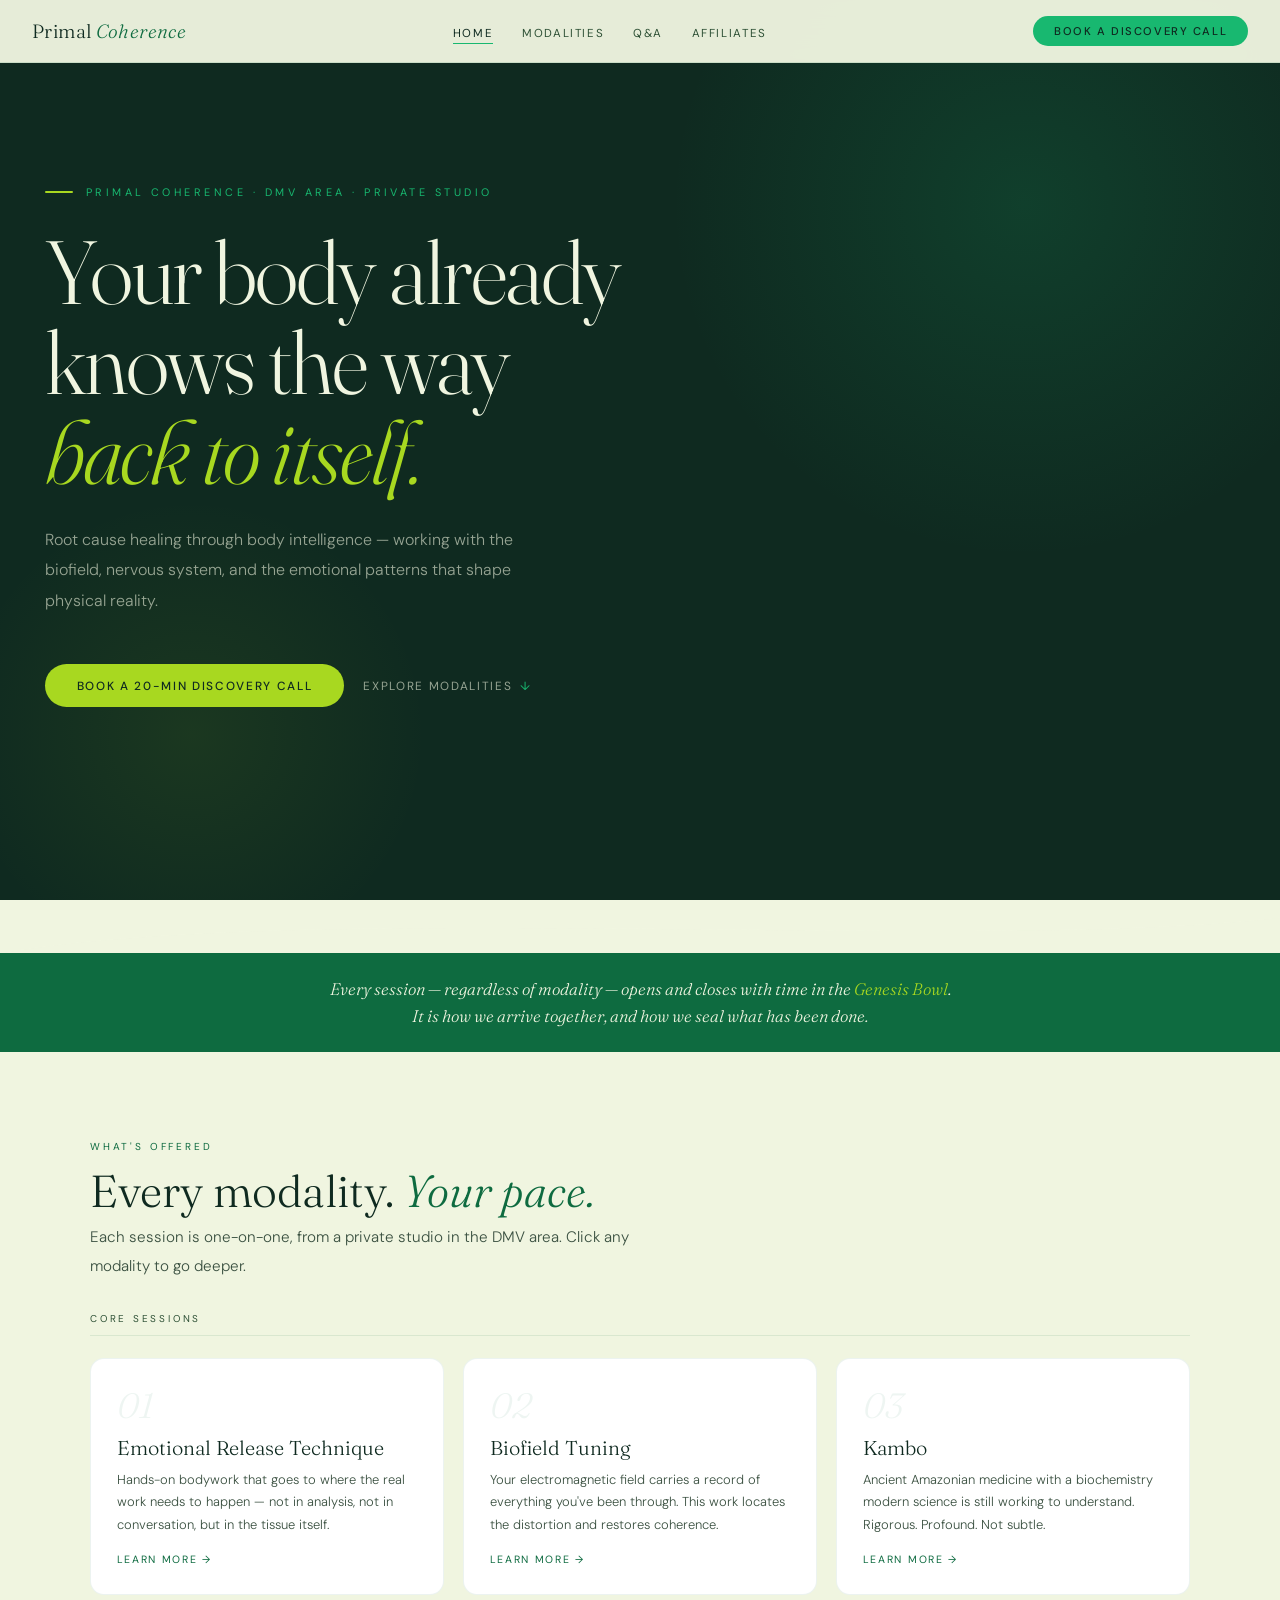
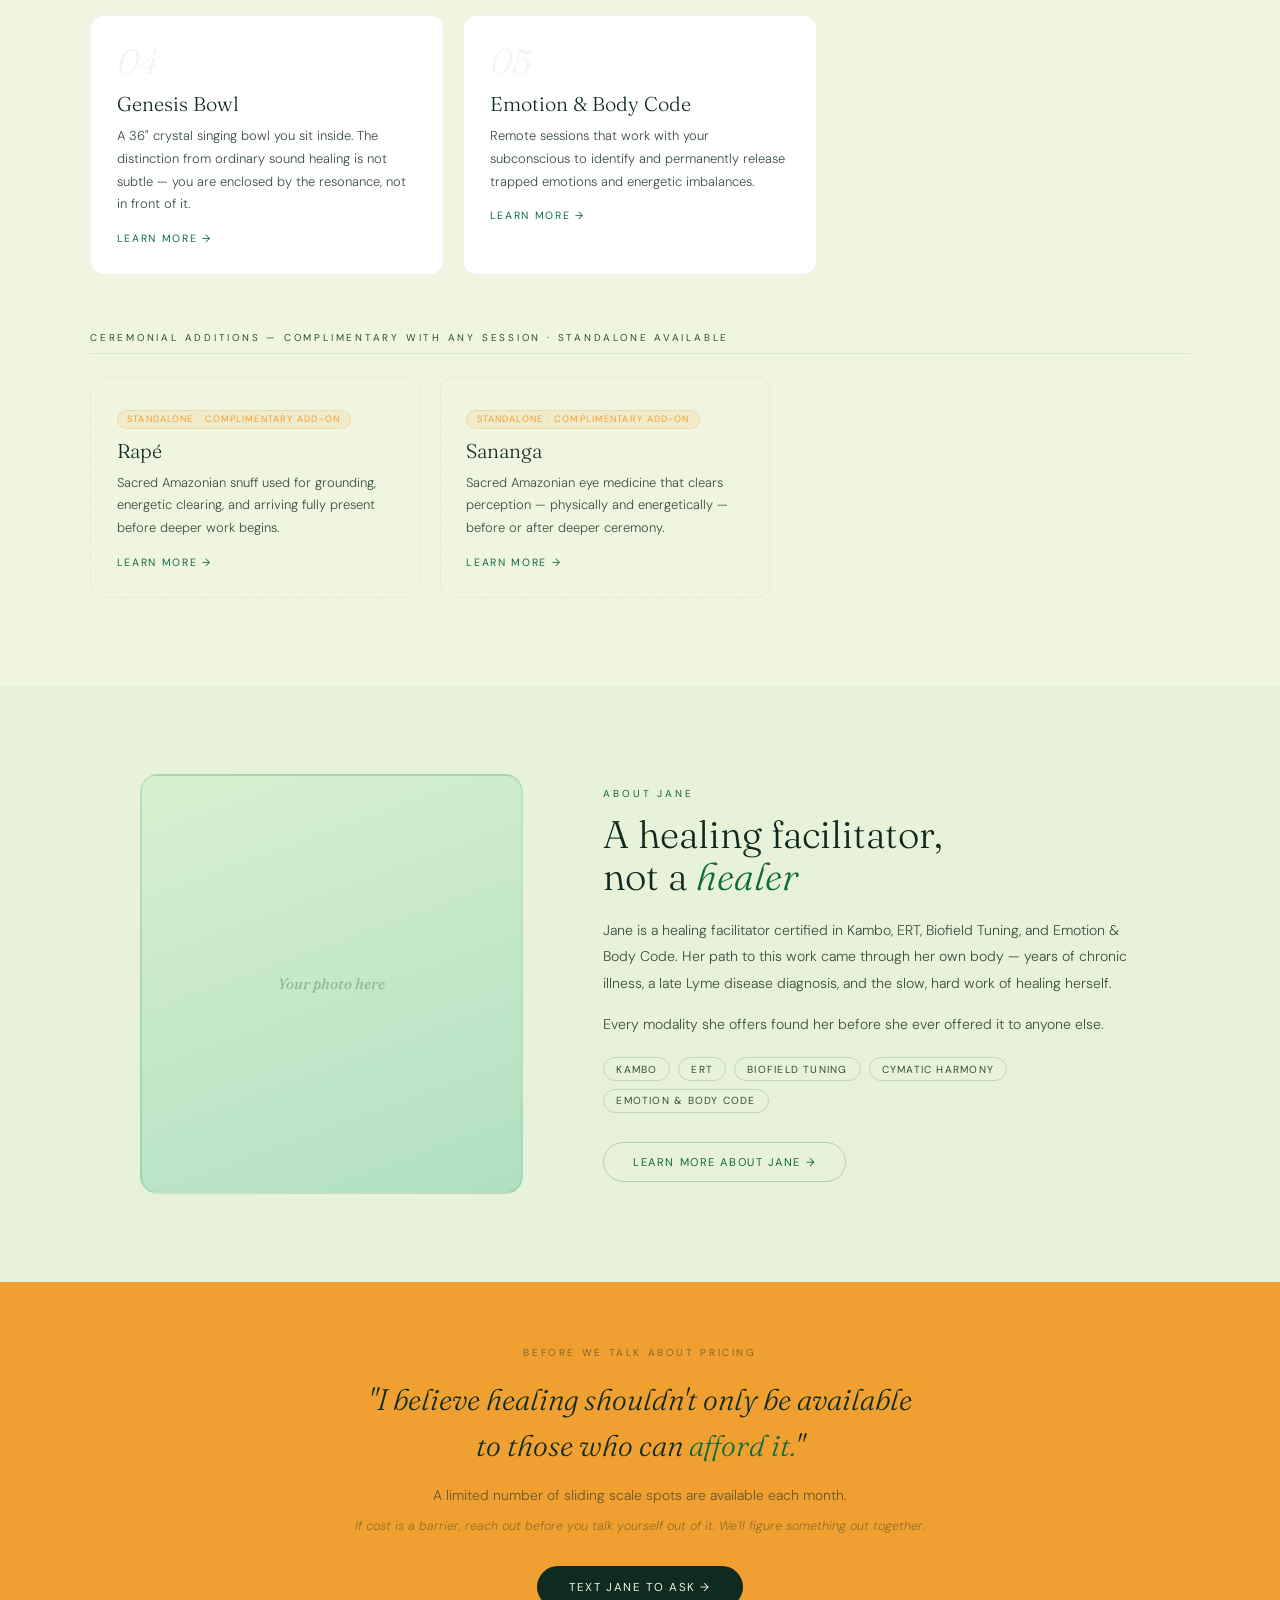
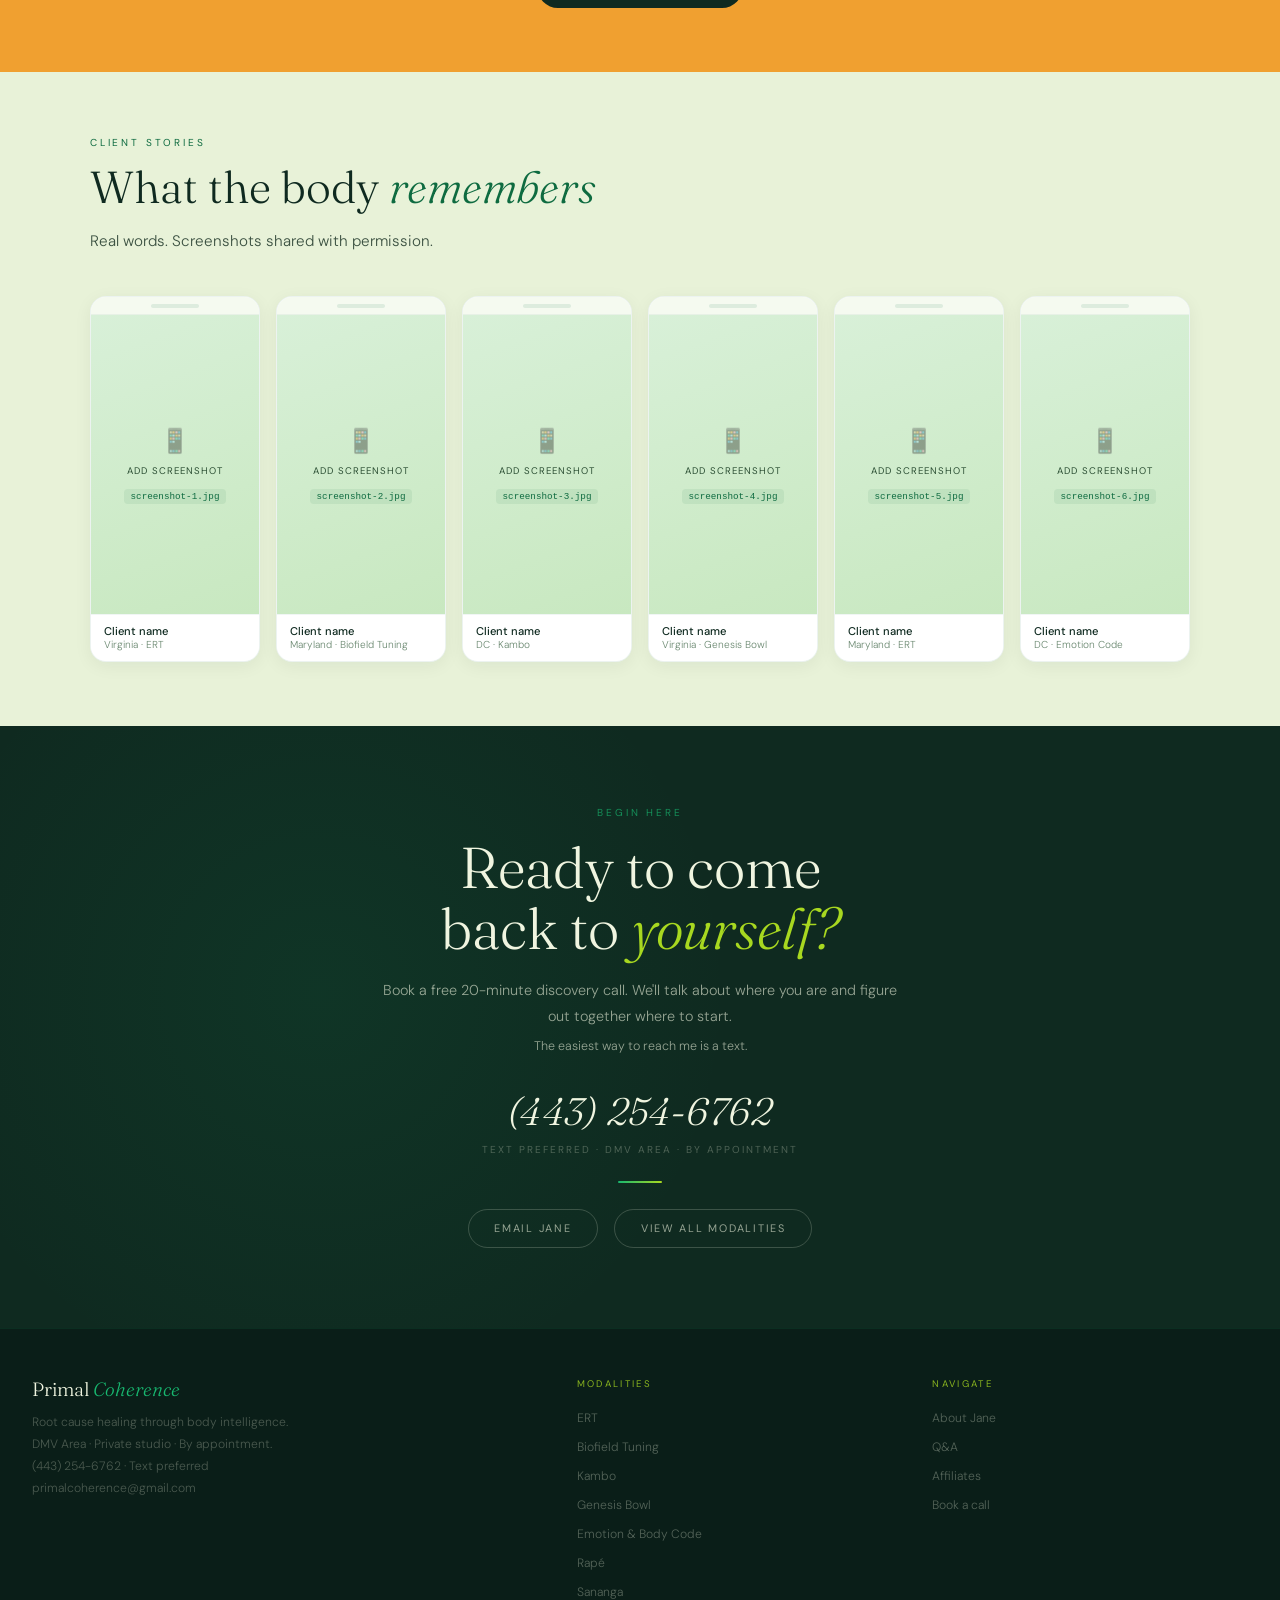
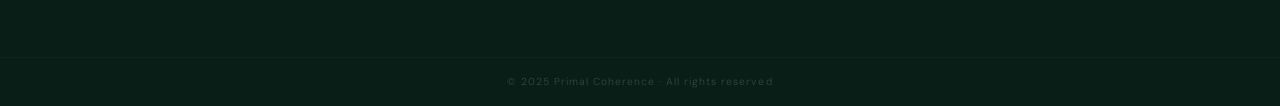
<file: primal-coherence 5/index.html>
<!DOCTYPE html> 
<html lang="en">
<head>
<meta charset="UTF-8">
<meta name="viewport" content="width=device-width, initial-scale=1.0">
<title>Primal Coherence</title>
<link rel="stylesheet" href="style.css">
<style>
/* HOME-SPECIFIC */
.hero{min-height:100vh;background:var(--jungle);display:flex;flex-direction:column;justify-content:center;padding:8rem 2.8rem 5rem;position:relative;overflow:hidden}
.hero-blob{position:absolute;top:-20%;right:-10%;width:60vw;height:60vw;border-radius:50%;background:radial-gradient(ellipse,rgba(24,184,112,0.15) 0%,transparent 65%);pointer-events:none}
.hero-blob2{position:absolute;bottom:-10%;left:-5%;width:40vw;height:40vw;border-radius:50%;background:radial-gradient(ellipse,rgba(168,216,32,0.08) 0%,transparent 65%);pointer-events:none}
.hero-inner{position:relative;z-index:1;max-width:860px}
.hero-kicker{font-size:0.68rem;letter-spacing:0.32em;text-transform:uppercase;color:var(--bright);margin-bottom:1.8rem;display:flex;align-items:center;gap:0.8rem;font-weight:400}
.hero-kicker::before{content:'';width:28px;height:2px;background:var(--lime);border-radius:2px;display:block}
.hero-h1{font-family:'Fraunces',serif;font-size:clamp(3.5rem,7vw,6.5rem);font-weight:300;line-height:1.0;color:var(--cream);margin-bottom:1.8rem;letter-spacing:-0.02em}
.hero-h1 em{font-style:italic;color:var(--lime)}
.hero-sub{font-size:1rem;line-height:1.9;color:var(--muted-light);max-width:500px;font-weight:300;margin-bottom:3rem}
.hero-actions{display:flex;gap:1.2rem;align-items:center;flex-wrap:wrap;margin-bottom:3.5rem}
.btn-ghost-light{font-size:0.74rem;letter-spacing:0.14em;text-transform:uppercase;color:var(--muted-light);text-decoration:none;display:flex;align-items:center;gap:0.5rem;transition:color 0.3s}
.btn-ghost-light:hover{color:var(--cream)}
.btn-ghost-light::after{content:'↓';color:var(--bright)}

/* MOD GRID */
.modalities-section{padding:5.5rem 2.8rem;background:var(--cream)}
.mod-section-inner{max-width:1100px;margin:0 auto}
.mod-group-label{font-size:0.62rem;letter-spacing:0.28em;text-transform:uppercase;color:var(--muted);display:block;margin-bottom:1.4rem;margin-top:3rem;font-weight:400;border-bottom:1px solid rgba(14,107,64,0.1);padding-bottom:0.6rem}
.mod-group-label:first-of-type{margin-top:0}
.mod-grid{display:grid;grid-template-columns:repeat(3,1fr);gap:1.2rem}
.mod-grid-sm{display:grid;grid-template-columns:repeat(2,1fr);gap:1.2rem;max-width:680px}
.mod-card{background:var(--white);border-radius:14px;padding:1.8rem 1.6rem;border:1.5px solid rgba(14,107,64,0.08);text-decoration:none;color:inherit;display:block;transition:all 0.3s;position:relative;overflow:hidden}
.mod-card::after{content:'';position:absolute;bottom:0;left:0;right:0;height:2.5px;background:linear-gradient(to right,var(--bright),var(--lime));opacity:0;transition:opacity 0.3s}
.mod-card:hover{transform:translateY(-3px);box-shadow:0 14px 36px rgba(14,42,32,0.1);border-color:rgba(14,107,64,0.18)}
.mod-card:hover::after{opacity:1}
.mod-card-num{font-family:'Fraunces',serif;font-size:2.2rem;font-weight:300;color:rgba(14,107,64,0.07);line-height:1;font-style:italic;margin-bottom:0.8rem}
.mod-card-name{font-family:'Fraunces',serif;font-size:1.25rem;font-weight:300;color:var(--jungle);margin-bottom:0.55rem;line-height:1.2}
.mod-card-desc{font-size:0.81rem;line-height:1.75;color:var(--text-body);font-weight:300;margin-bottom:1rem}
.mod-card-link{font-size:0.66rem;letter-spacing:0.16em;text-transform:uppercase;color:var(--emerald);display:flex;align-items:center;gap:0.4rem;transition:gap 0.3s}
.mod-card:hover .mod-card-link{gap:0.7rem}
.mod-card.addon{border-style:dashed;background:var(--cream)}
.mod-badge{display:inline-block;font-size:0.58rem;letter-spacing:0.12em;text-transform:uppercase;padding:0.18rem 0.6rem;background:rgba(240,160,48,0.12);color:var(--papaya);border-radius:100px;border:1px solid rgba(240,160,48,0.2);margin-bottom:0.6rem}

/* ABOUT SNIPPET */
.about-section{padding:5.5rem 2.8rem;background:var(--sand)}
.about-inner{max-width:1000px;margin:0 auto;display:grid;grid-template-columns:1fr 1.4fr;gap:5rem;align-items:center}
.about-img{border-radius:18px;background:linear-gradient(160deg,#d8f0d0,#b0e0c0);height:420px;display:flex;align-items:center;justify-content:center;overflow:hidden;border:2px solid rgba(14,107,64,0.1);position:relative}
.about-img-text{font-family:'Fraunces',serif;font-style:italic;color:rgba(14,42,32,0.28);font-size:0.95rem;text-align:center;padding:2rem;line-height:1.6}
.about-text .s-eye{color:var(--emerald)}
.about-h2{font-family:'Fraunces',serif;font-size:clamp(1.8rem,3vw,2.5rem);font-weight:300;color:var(--jungle);line-height:1.1;margin-bottom:1.2rem}
.about-h2 em{font-style:italic;color:var(--emerald)}
.about-p{font-size:0.88rem;line-height:1.9;color:var(--text-body);font-weight:300;margin-bottom:0.9rem}
.about-certs{display:flex;flex-wrap:wrap;gap:0.5rem;margin:1.2rem 0 1.8rem}
.cert-tag{font-size:0.64rem;letter-spacing:0.12em;text-transform:uppercase;padding:0.28rem 0.75rem;border:1px solid rgba(14,107,64,0.2);color:var(--muted);border-radius:100px}

@media(max-width:768px){
  .mod-grid{grid-template-columns:1fr 1fr}
  .mod-grid-sm{grid-template-columns:1fr 1fr;max-width:100%}
  .about-inner{grid-template-columns:1fr;gap:2.5rem}
  .about-img{height:260px}
}
@media(max-width:500px){
  .mod-grid{grid-template-columns:1fr}
  .mod-grid-sm{grid-template-columns:1fr}
}
</style>
</head>
<body>

<nav>
  <a href="index.html" class="nav-logo">Primal <em>Coherence</em></a>
  <ul class="nav-links">
    <li><a class="active" href="index.html">Home</a></li>
    <li><a href="modalities.html">Modalities</a></li>
    <li><a href="faq.html">Q&amp;A</a></li>
    <li><a href="affiliates.html">Affiliates</a></li>
  </ul>
  <a href="#booking" class="nav-cta">Book a Discovery Call</a>
  <button class="nav-hamburger" id="hamburger" aria-label="Open menu">
    <span></span><span></span><span></span>
  </button>
</nav>


<!-- HERO -->
<section class="hero">
  <div class="hero-blob"></div>
  <div class="hero-blob2"></div>
  <div class="hero-inner">
    <p class="hero-kicker">Primal Coherence · DMV Area · Private Studio</p>
    <h1 class="hero-h1">Your body already<br>knows the way<br><em>back to itself.</em></h1>
    <p id="hero-sub" class="hero-sub">Root cause healing through body intelligence — working with the biofield, nervous system, and the emotional patterns that shape physical reality.</p>
    <div class="hero-actions">
      <a href="#booking" class="btn-lime">Book a 20-min Discovery Call</a>
      <a href="modalities.html" class="btn-ghost-light">Explore modalities</a>
    </div>
  </div>
</section>

<svg class="wave" viewBox="0 0 1440 60" preserveAspectRatio="none" xmlns="http://www.w3.org/2000/svg"><path d="M0,60 C360,0 1080,60 1440,20 L1440,60 Z" fill="#f0f5e0"/></svg>

<!-- BOWL BANNER -->
<div class="bowl-banner">
  <p>Every session — regardless of modality — opens and closes with time in the <em>Genesis Bowl</em>.<br>It is how we arrive together, and how we seal what has been done.</p>
</div>

<!-- MODALITIES GRID -->
<section class="modalities-section" id="modalities">
  <div class="mod-section-inner">
    <div class="reveal">
      <span class="s-eye">What's offered</span>
      <h2 class="s-h2" style="margin-bottom:0.5rem">Every modality. <em>Your pace.</em></h2>
      <p class="s-p" style="max-width:540px;margin-bottom:2rem">Each session is one-on-one, from a private studio in the DMV area. Click any modality to go deeper.</p>
    </div>

    <span class="mod-group-label">Core sessions</span>
    <div class="mod-grid reveal">
      <a href="ert.html" class="mod-card">
        <div class="mod-card-num">01</div>
        <div class="mod-card-name">Emotional Release Technique</div>
        <p class="mod-card-desc">Hands-on bodywork that goes to where the real work needs to happen — not in analysis, not in conversation, but in the tissue itself.</p>
        <span class="mod-card-link">Learn more →</span>
      </a>
      <a href="biofield.html" class="mod-card">
        <div class="mod-card-num">02</div>
        <div class="mod-card-name">Biofield Tuning</div>
        <p class="mod-card-desc">Your electromagnetic field carries a record of everything you've been through. This work locates the distortion and restores coherence.</p>
        <span class="mod-card-link">Learn more →</span>
      </a>
      <a href="kambo.html" class="mod-card">
        <div class="mod-card-num">03</div>
        <div class="mod-card-name">Kambo</div>
        <p class="mod-card-desc">Ancient Amazonian medicine with a biochemistry modern science is still working to understand. Rigorous. Profound. Not subtle.</p>
        <span class="mod-card-link">Learn more →</span>
      </a>
      <a href="genesis-bowl.html" class="mod-card">
        <div class="mod-card-num">04</div>
        <div class="mod-card-name">Genesis Bowl</div>
        <p class="mod-card-desc">A 36" crystal singing bowl you sit inside. The distinction from ordinary sound healing is not subtle — you are enclosed by the resonance, not in front of it.</p>
        <span class="mod-card-link">Learn more →</span>
      </a>
      <a href="emotion-code.html" class="mod-card">
        <div class="mod-card-num">05</div>
        <div class="mod-card-name">Emotion &amp; Body Code</div>
        <p class="mod-card-desc">Remote sessions that work with your subconscious to identify and permanently release trapped emotions and energetic imbalances.</p>
        <span class="mod-card-link">Learn more →</span>
      </a>
    </div>

    <span class="mod-group-label" style="margin-top:3.5rem">Ceremonial additions — complimentary with any session · standalone available</span>
    <div class="mod-grid-sm reveal">
      <a href="rape.html" class="mod-card addon">
        <span class="mod-badge">Standalone · Complimentary add-on</span>
        <div class="mod-card-name">Rapé</div>
        <p class="mod-card-desc">Sacred Amazonian snuff used for grounding, energetic clearing, and arriving fully present before deeper work begins.</p>
        <span class="mod-card-link">Learn more →</span>
      </a>
      <a href="sananga.html" class="mod-card addon">
        <span class="mod-badge">Standalone · Complimentary add-on</span>
        <div class="mod-card-name">Sananga</div>
        <p class="mod-card-desc">Sacred Amazonian eye medicine that clears perception — physically and energetically — before or after deeper ceremony.</p>
        <span class="mod-card-link">Learn more →</span>
      </a>
    </div>
  </div>
</section>

<!-- ABOUT SNIPPET -->
<section class="about-section" id="about">
  <div class="about-inner">
    <div class="about-img reveal">
      <!-- Replace with: <img src="jane.jpg" style="width:100%;height:100%;object-fit:cover;position:absolute;inset:0;border-radius:16px"> -->
      <p class="about-img-text">Your photo here</p>
    </div>
    <div class="about-text reveal">
      <span class="s-eye">About Jane</span>
      <h2 class="about-h2">A healing facilitator,<br>not a <em>healer</em></h2>
      <p id="about-short-1" class="about-p">Jane is a healing facilitator certified in Kambo, ERT, Biofield Tuning, and Emotion &amp; Body Code. Her path to this work came through her own body — years of chronic illness, a late Lyme disease diagnosis, and the slow, hard work of healing herself.</p>
      <p id="about-short-2" class="about-p">Every modality she offers found her before she ever offered it to anyone else.</p>
      <div class="about-certs">
        <span class="cert-tag">Kambo</span>
        <span class="cert-tag">ERT</span>
        <span class="cert-tag">Biofield Tuning</span>
        <span class="cert-tag">Cymatic Harmony</span>
        <span class="cert-tag">Emotion &amp; Body Code</span>
      </div>
      <a href="about.html" class="btn-outline-dark">Learn more about Jane →</a>
    </div>
  </div>
</section>

<!-- SLIDING SCALE -->
<section class="scale-wrap">
  <div class="scale-inner reveal">
    <span class="scale-eye">Before we talk about pricing</span>
    <blockquote class="scale-q">"I believe healing shouldn't only be available<br>to those who can <em>afford it.</em>"</blockquote>
    <p id="scale-sub" class="scale-sub">A limited number of sliding scale spots are available each month.</p>
    <p id="scale-note" class="scale-note">If cost is a barrier, reach out before you talk yourself out of it. We'll figure something out together.</p>
    <a href="sms:+14432546762" class="btn-jungle">Text Jane to ask →</a>
  </div>
</section>

<!-- TESTIMONIALS -->
<section class="s-wrap" style="background:var(--sand)" id="stories">
  <div class="s-inner-wide">
    <div class="reveal">
      <span class="s-eye">Client stories</span>
      <h2 class="s-h2">What the body <em>remembers</em></h2>
      <p class="s-p" style="margin-bottom:0;max-width:480px">Real words. Screenshots shared with permission.</p>
    </div>
    <div class="ss-grid">
      <!-- Replace <div class="ss-ph">...</div> with <img src="screenshot-1.jpg" class="ss-img" alt="Client feedback"> -->
      <div class="ss-slot reveal"><div class="ph-bar"></div><div class="ss-ph"><div class="ss-ph-icon">📱</div><div class="ss-ph-label">Add screenshot</div><div class="ss-ph-file">screenshot-1.jpg</div></div><div class="ss-cap"><div class="ss-cap-name">Client name</div><div class="ss-cap-loc">Virginia · ERT</div></div></div>
      <div class="ss-slot reveal"><div class="ph-bar"></div><div class="ss-ph"><div class="ss-ph-icon">📱</div><div class="ss-ph-label">Add screenshot</div><div class="ss-ph-file">screenshot-2.jpg</div></div><div class="ss-cap"><div class="ss-cap-name">Client name</div><div class="ss-cap-loc">Maryland · Biofield Tuning</div></div></div>
      <div class="ss-slot reveal"><div class="ph-bar"></div><div class="ss-ph"><div class="ss-ph-icon">📱</div><div class="ss-ph-label">Add screenshot</div><div class="ss-ph-file">screenshot-3.jpg</div></div><div class="ss-cap"><div class="ss-cap-name">Client name</div><div class="ss-cap-loc">DC · Kambo</div></div></div>
      <div class="ss-slot reveal"><div class="ph-bar"></div><div class="ss-ph"><div class="ss-ph-icon">📱</div><div class="ss-ph-label">Add screenshot</div><div class="ss-ph-file">screenshot-4.jpg</div></div><div class="ss-cap"><div class="ss-cap-name">Client name</div><div class="ss-cap-loc">Virginia · Genesis Bowl</div></div></div>
      <div class="ss-slot reveal"><div class="ph-bar"></div><div class="ss-ph"><div class="ss-ph-icon">📱</div><div class="ss-ph-label">Add screenshot</div><div class="ss-ph-file">screenshot-5.jpg</div></div><div class="ss-cap"><div class="ss-cap-name">Client name</div><div class="ss-cap-loc">Maryland · ERT</div></div></div>
      <div class="ss-slot reveal"><div class="ph-bar"></div><div class="ss-ph"><div class="ss-ph-icon">📱</div><div class="ss-ph-label">Add screenshot</div><div class="ss-ph-file">screenshot-6.jpg</div></div><div class="ss-cap"><div class="ss-cap-name">Client name</div><div class="ss-cap-loc">DC · Emotion Code</div></div></div>
    </div>
  </div>
</section>

<!-- BOOKING -->
<section class="booking-wrap" id="booking">
  <div class="booking-inner reveal">
    <span class="booking-eye">Begin here</span>
    <h2 class="booking-h2">Ready to come<br>back to <em>yourself?</em></h2>
    <p id="booking-sub" class="booking-p">Book a free 20-minute discovery call. We'll talk about where you are and figure out together where to start.</p>
    <p class="booking-p" style="font-size:0.78rem;margin-top:0.3rem">The easiest way to reach me is a text.</p>
    <div class="booking-phone-wrap">
      <a href="sms:+14432546762" class="booking-phone">(443) 254-6762</a>
      <span class="booking-note">Text preferred · DMV area · By appointment</span>
    </div>
    <div class="booking-divider"></div>
    <div class="booking-alt">
      <a href="mailto:primalcoherence@gmail.com" class="btn-outline-light">Email Jane</a>
      <a href="modalities.html" class="btn-outline-light">View all modalities</a>
    </div>
  </div>
</section>

<footer>
  <div>
    <a href="index.html" class="ft-logo">Primal <em>Coherence</em></a>
    <p class="ft-tag">Root cause healing through body intelligence.<br>DMV Area · Private studio · By appointment.<br>(443) 254-6762 · Text preferred<br>primalcoherence@gmail.com</p>
  </div>
  <div class="ft-col">
    <h4>Modalities</h4>
    <ul>
      <li><a href="ert.html">ERT</a></li>
      <li><a href="biofield.html">Biofield Tuning</a></li>
      <li><a href="kambo.html">Kambo</a></li>
      <li><a href="genesis-bowl.html">Genesis Bowl</a></li>
      <li><a href="emotion-code.html">Emotion &amp; Body Code</a></li>
      <li><a href="rape.html">Rapé</a></li>
      <li><a href="sananga.html">Sananga</a></li>
    </ul>
  </div>
  <div class="ft-col">
    <h4>Navigate</h4>
    <ul>
      <li><a href="about.html">About Jane</a></li>
      <li><a href="faq.html">Q&amp;A</a></li>
      <li><a href="affiliates.html">Affiliates</a></li>
      <li><a href="#booking">Book a call</a></li>
    </ul>
  </div>
</footer>
<div class="ft-copy">© 2025 Primal Coherence · All rights reserved</div>

<script>
const io=new IntersectionObserver(e=>{e.forEach((el,i)=>{if(el.isIntersecting)setTimeout(()=>el.target.classList.add('in'),i*70)})},{threshold:0.07});
document.querySelectorAll('.reveal').forEach(el=>io.observe(el));
</script>
<script>
const ham=document.getElementById("hamburger");
const drawer=document.getElementById("navDrawer");
if(ham&&drawer){
  ham.addEventListener("click",()=>{
    ham.classList.toggle("open");
    drawer.classList.toggle("open");
    document.body.style.overflow=drawer.classList.contains("open")?"hidden":"";
  });
  drawer.querySelectorAll("a").forEach(a=>{
    a.addEventListener("click",()=>{
      ham.classList.remove("open");
      drawer.classList.remove("open");
      document.body.style.overflow="";
    });
  });
}
</script>

<script>
fetch('_content/home.json').then(r=>r.json()).then(d=>{
  const set=(id,val)=>{const el=document.getElementById(id);if(el)el.innerHTML=val};
  set('hero-h1', d.hero_heading.replace('back to itself.','back to itself.<br><em>back to itself.</em>'));
  document.querySelectorAll('.hero-h1').forEach(el=>{
    el.innerHTML='Your body already<br>knows the way<br><em>back to itself.</em>';
  });
  set('hero-sub', d.hero_sub);
  set('about-short-1', d.about_short);
  set('about-short-2', d.about_short_2);
  set('scale-quote', '“'+d.scale_quote+'”');
  set('scale-sub', d.scale_sub);
  set('scale-note', d.scale_note);
  const bh=document.getElementById('booking-h2-text');
  if(bh)bh.textContent=d.booking_heading;
  set('booking-sub', d.booking_sub);
}).catch(()=>{});
</script>
</body>
</html>
</file>
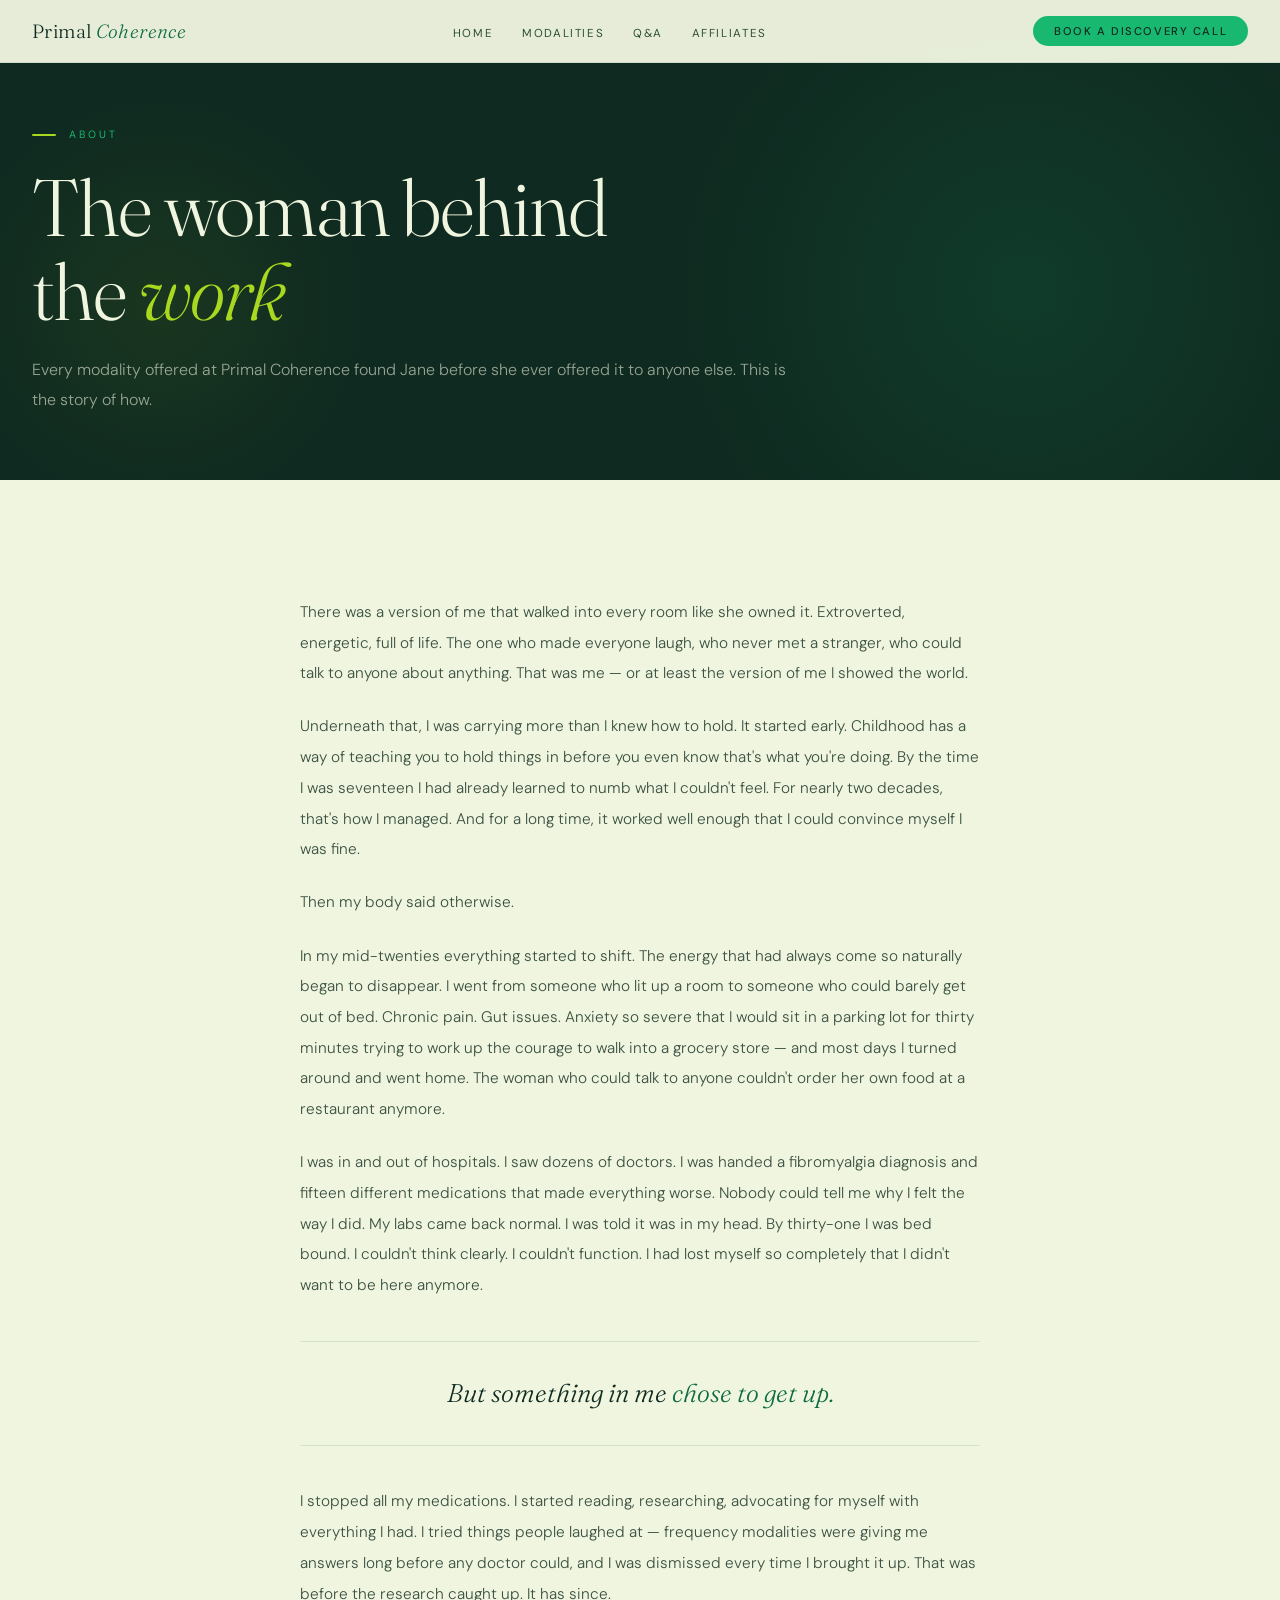
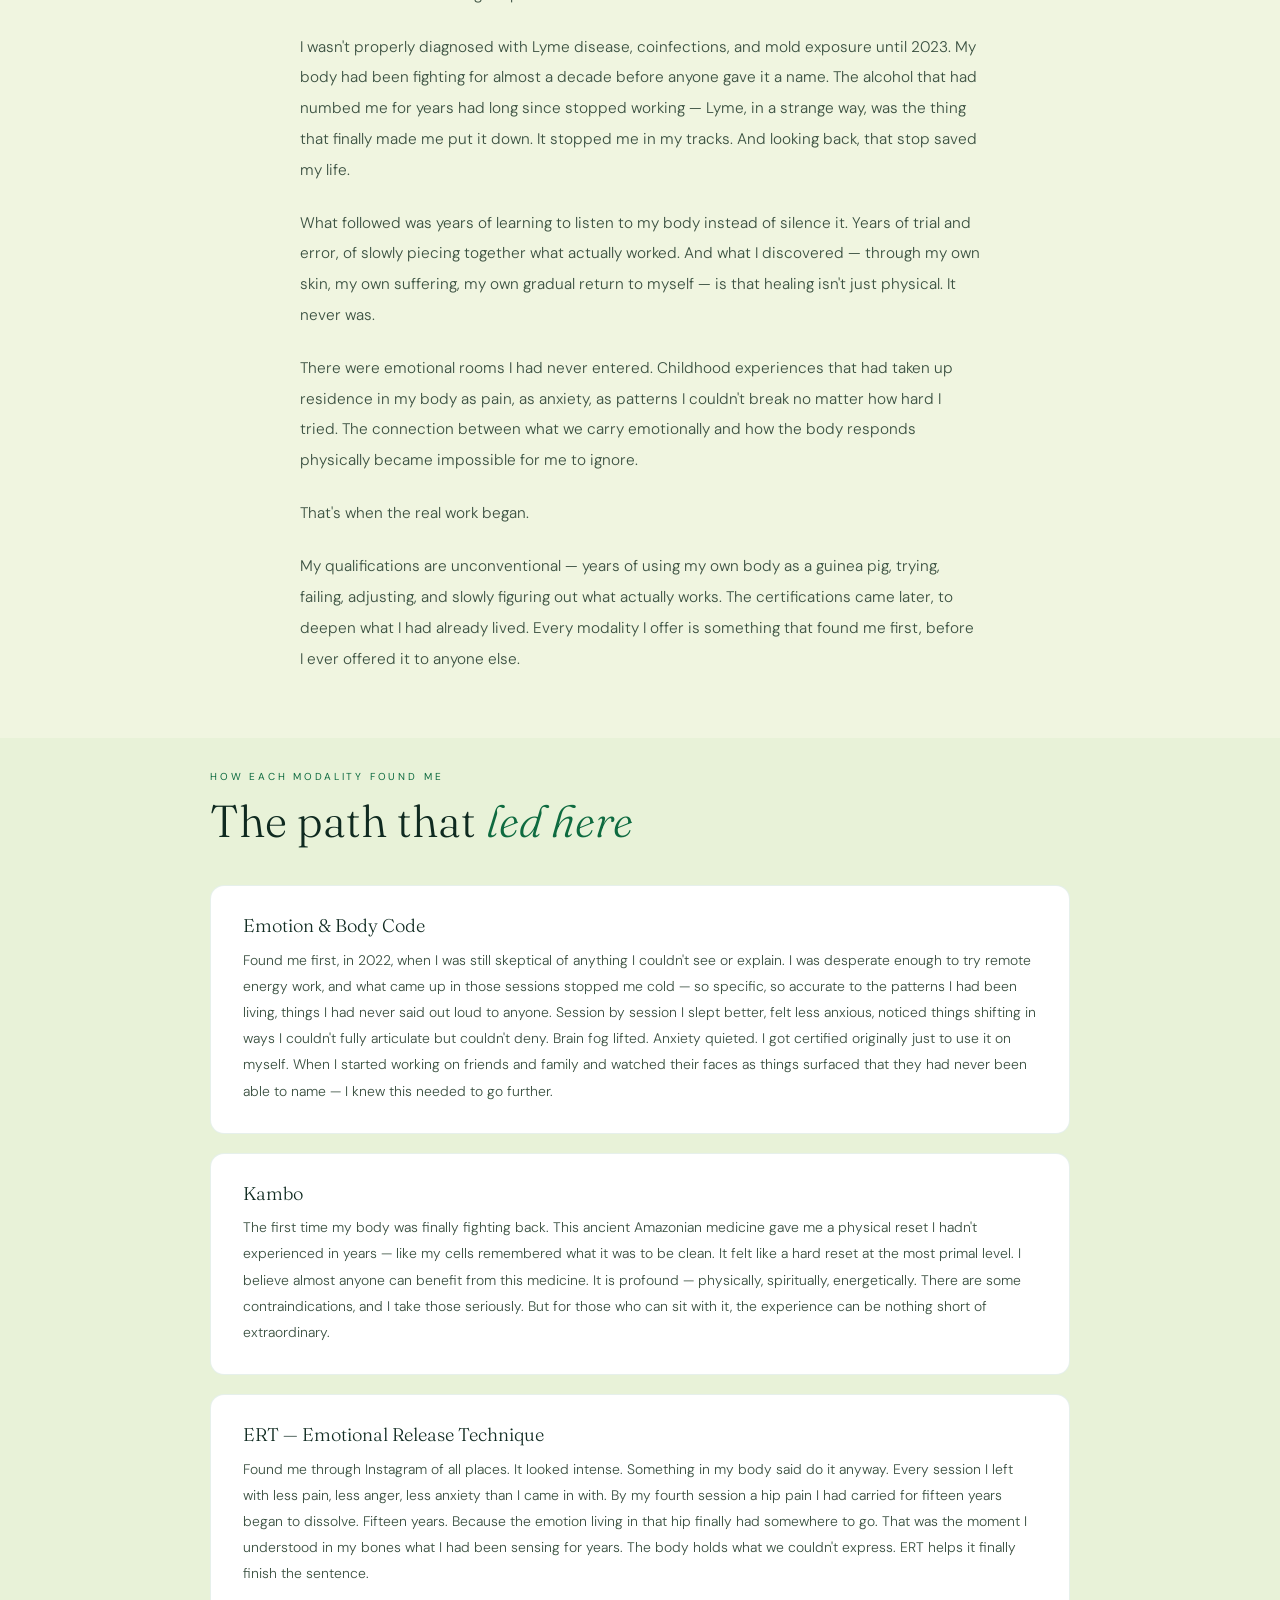
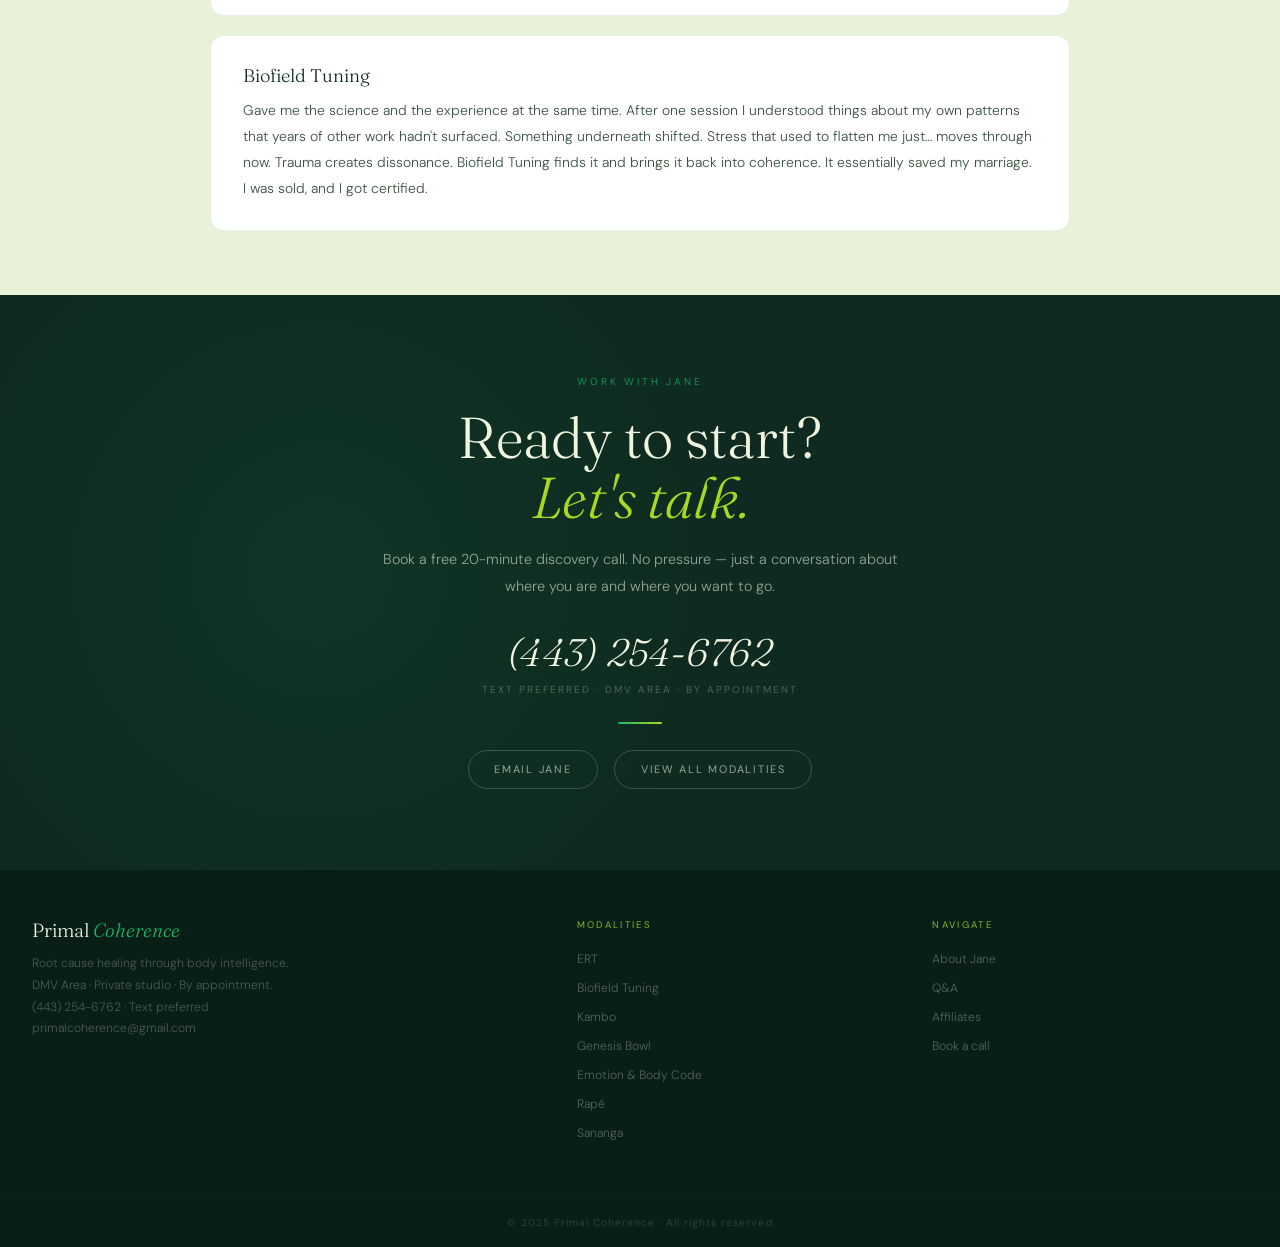
<file: primal-coherence 5/about.html>
<!DOCTYPE html>
<html lang="en">
<head>
<meta charset="UTF-8">
<meta name="viewport" content="width=device-width, initial-scale=1.0">
<title>About Jane · Primal Coherence</title>
<link rel="stylesheet" href="style.css">
<style>
.about-story{max-width:680px;margin:0 auto}
.about-story .s-p{font-size:0.96rem;line-height:2;margin-bottom:1.4rem}
.about-story .s-p:last-child{margin-bottom:0}
.modality-found{background:var(--white);border-radius:14px;padding:1.8rem 2rem;border:1.5px solid rgba(14,107,64,0.1);margin-bottom:1.2rem}
.modality-found:last-child{margin-bottom:0}
.mf-name{font-family:'Fraunces',serif;font-size:1.15rem;font-weight:300;color:var(--jungle);margin-bottom:0.6rem;line-height:1.2}
.mf-name em{font-style:italic;color:var(--emerald)}
.mf-p{font-size:0.87rem;line-height:1.88;color:var(--text-body);font-weight:300}
.pull-quote{font-family:'Fraunces',serif;font-size:clamp(1.2rem,2.5vw,1.6rem);font-style:italic;font-weight:300;color:var(--jungle);line-height:1.55;padding:2rem 0;border-top:1px solid rgba(14,107,64,0.12);border-bottom:1px solid rgba(14,107,64,0.12);margin:2.5rem 0;text-align:center}
.pull-quote em{color:var(--emerald);font-style:italic}
</style>
</head>
<body>

<nav>
  <a href="index.html" class="nav-logo">Primal <em>Coherence</em></a>
  <ul class="nav-links">
    <li><a href="index.html">Home</a></li>
    <li><a href="modalities.html">Modalities</a></li>
    <li><a href="faq.html">Q&amp;A</a></li>
    <li><a href="affiliates.html">Affiliates</a></li>
  </ul>
  <a href="index.html#booking" class="nav-cta">Book a Discovery Call</a>
  <button class="nav-hamburger" id="hamburger" aria-label="Open menu">
    <span></span><span></span><span></span>
  </button>
</nav>


<section class="page-hero">
  <div class="page-hero-blob"></div>
  <div class="page-hero-blob2"></div>
  <div class="page-hero-inner">
    <p class="page-kicker">About</p>
    <h1 class="page-h1">The woman behind<br>the <em>work</em></h1>
    <p id="about-page-intro" class="page-intro">Every modality offered at Primal Coherence found Jane before she ever offered it to anyone else. This is the story of how.</p>
  </div>
</section>

<svg class="wave" viewBox="0 0 1440 60" preserveAspectRatio="none" xmlns="http://www.w3.org/2000/svg"><path d="M0,60 C360,0 1080,60 1440,20 L1440,60 Z" fill="#f0f5e0"/></svg>

<section class="s-wrap">
  <div class="about-story reveal">

    <p id="about-p1" class="s-p">There was a version of me that walked into every room like she owned it. Extroverted, energetic, full of life. The one who made everyone laugh, who never met a stranger, who could talk to anyone about anything. That was me — or at least the version of me I showed the world.</p>

    <p id="about-p2" class="s-p">Underneath that, I was carrying more than I knew how to hold. It started early. Childhood has a way of teaching you to hold things in before you even know that's what you're doing. By the time I was seventeen I had already learned to numb what I couldn't feel. For nearly two decades, that's how I managed. And for a long time, it worked well enough that I could convince myself I was fine.</p>

    <p id="about-p3" class="s-p">Then my body said otherwise.</p>

    <p id="about-p4" class="s-p">In my mid-twenties everything started to shift. The energy that had always come so naturally began to disappear. I went from someone who lit up a room to someone who could barely get out of bed. Chronic pain. Gut issues. Anxiety so severe that I would sit in a parking lot for thirty minutes trying to work up the courage to walk into a grocery store — and most days I turned around and went home. The woman who could talk to anyone couldn't order her own food at a restaurant anymore.</p>

    <p id="about-p5" class="s-p">I was in and out of hospitals. I saw dozens of doctors. I was handed a fibromyalgia diagnosis and fifteen different medications that made everything worse. Nobody could tell me why I felt the way I did. My labs came back normal. I was told it was in my head. By thirty-one I was bed bound. I couldn't think clearly. I couldn't function. I had lost myself so completely that I didn't want to be here anymore.</p>

    <blockquote class="pull-quote">But something in me <em>chose to get up.</em></blockquote>

    <p id="about-p6" class="s-p">I stopped all my medications. I started reading, researching, advocating for myself with everything I had. I tried things people laughed at — frequency modalities were giving me answers long before any doctor could, and I was dismissed every time I brought it up. That was before the research caught up. It has since.</p>

    <p id="about-p7" class="s-p">I wasn't properly diagnosed with Lyme disease, coinfections, and mold exposure until 2023. My body had been fighting for almost a decade before anyone gave it a name. The alcohol that had numbed me for years had long since stopped working — Lyme, in a strange way, was the thing that finally made me put it down. It stopped me in my tracks. And looking back, that stop saved my life.</p>

    <p id="about-p8" class="s-p">What followed was years of learning to listen to my body instead of silence it. Years of trial and error, of slowly piecing together what actually worked. And what I discovered — through my own skin, my own suffering, my own gradual return to myself — is that healing isn't just physical. It never was.</p>

    <p id="about-p9" class="s-p">There were emotional rooms I had never entered. Childhood experiences that had taken up residence in my body as pain, as anxiety, as patterns I couldn't break no matter how hard I tried. The connection between what we carry emotionally and how the body responds physically became impossible for me to ignore.</p>

    <p id="about-p10" class="s-p">That's when the real work began.</p>

    <p id="about-p11" class="s-p">My qualifications are unconventional — years of using my own body as a guinea pig, trying, failing, adjusting, and slowly figuring out what actually works. The certifications came later, to deepen what I had already lived. Every modality I offer is something that found me first, before I ever offered it to anyone else.</p>

  </div>
</section>

<section class="s-wrap" style="background:var(--sand);padding-top:2rem">
  <div class="s-inner reveal">
    <span class="s-eye">How each modality found me</span>
    <h2 class="s-h2" style="margin-bottom:2.5rem">The path that <em>led here</em></h2>

    <div class="modality-found">
      <div class="mf-name">Emotion &amp; Body Code</div>
      <p id="found-emotion" class="mf-p">Found me first, in 2022, when I was still skeptical of anything I couldn't see or explain. I was desperate enough to try remote energy work, and what came up in those sessions stopped me cold — so specific, so accurate to the patterns I had been living, things I had never said out loud to anyone. Session by session I slept better, felt less anxious, noticed things shifting in ways I couldn't fully articulate but couldn't deny. Brain fog lifted. Anxiety quieted. I got certified originally just to use it on myself. When I started working on friends and family and watched their faces as things surfaced that they had never been able to name — I knew this needed to go further.</p>
    </div>

    <div class="modality-found">
      <div class="mf-name">Kambo</div>
      <p id="found-kambo" class="mf-p">The first time my body was finally fighting back. This ancient Amazonian medicine gave me a physical reset I hadn't experienced in years — like my cells remembered what it was to be clean. It felt like a hard reset at the most primal level. I believe almost anyone can benefit from this medicine. It is profound — physically, spiritually, energetically. There are some contraindications, and I take those seriously. But for those who can sit with it, the experience can be nothing short of extraordinary.</p>
    </div>

    <div class="modality-found">
      <div class="mf-name">ERT — Emotional Release Technique</div>
      <p id="found-ert" class="mf-p">Found me through Instagram of all places. It looked intense. Something in my body said do it anyway. Every session I left with less pain, less anger, less anxiety than I came in with. By my fourth session a hip pain I had carried for fifteen years began to dissolve. Fifteen years. Because the emotion living in that hip finally had somewhere to go. That was the moment I understood in my bones what I had been sensing for years. The body holds what we couldn't express. ERT helps it finally finish the sentence.</p>
    </div>

    <div class="modality-found">
      <div class="mf-name">Biofield Tuning</div>
      <p id="found-biofield" class="mf-p">Gave me the science and the experience at the same time. After one session I understood things about my own patterns that years of other work hadn't surfaced. Something underneath shifted. Stress that used to flatten me just… moves through now. Trauma creates dissonance. Biofield Tuning finds it and brings it back into coherence. It essentially saved my marriage. I was sold, and I got certified.</p>
    </div>

  </div>
</section>

<section class="booking-wrap">
  <div class="booking-inner reveal">
    <span class="booking-eye">Work with Jane</span>
    <h2 class="booking-h2">Ready to start?<br><em>Let's talk.</em></h2>
    <p class="booking-p">Book a free 20-minute discovery call. No pressure — just a conversation about where you are and where you want to go.</p>
    <div class="booking-phone-wrap">
      <a href="sms:+14432546762" class="booking-phone">(443) 254-6762</a>
      <span class="booking-note">Text preferred · DMV area · By appointment</span>
    </div>
    <div class="booking-divider"></div>
    <div class="booking-alt">
      <a href="mailto:primalcoherence@gmail.com" class="btn-outline-light">Email Jane</a>
      <a href="modalities.html" class="btn-outline-light">View all modalities</a>
    </div>
  </div>
</section>

<footer>
  <div>
    <a href="index.html" class="ft-logo">Primal <em>Coherence</em></a>
    <p class="ft-tag">Root cause healing through body intelligence.<br>DMV Area · Private studio · By appointment.<br>(443) 254-6762 · Text preferred<br>primalcoherence@gmail.com</p>
  </div>
  <div class="ft-col">
    <h4>Modalities</h4>
    <ul>
      <li><a href="ert.html">ERT</a></li>
      <li><a href="biofield.html">Biofield Tuning</a></li>
      <li><a href="kambo.html">Kambo</a></li>
      <li><a href="genesis-bowl.html">Genesis Bowl</a></li>
      <li><a href="emotion-code.html">Emotion &amp; Body Code</a></li>
      <li><a href="rape.html">Rapé</a></li>
      <li><a href="sananga.html">Sananga</a></li>
    </ul>
  </div>
  <div class="ft-col">
    <h4>Navigate</h4>
    <ul>
      <li><a href="about.html" class="active">About Jane</a></li>
      <li><a href="faq.html">Q&amp;A</a></li>
      <li><a href="affiliates.html">Affiliates</a></li>
      <li><a href="index.html#booking">Book a call</a></li>
    </ul>
  </div>
</footer>
<div class="ft-copy">© 2025 Primal Coherence · All rights reserved</div>

<script>
const io=new IntersectionObserver(e=>{e.forEach((el,i)=>{if(el.isIntersecting)setTimeout(()=>el.target.classList.add('in'),i*70)})},{threshold:0.07});
document.querySelectorAll('.reveal').forEach(el=>io.observe(el));
</script>
<script>
const ham=document.getElementById("hamburger");
const drawer=document.getElementById("navDrawer");
if(ham&&drawer){
  ham.addEventListener("click",()=>{
    ham.classList.toggle("open");
    drawer.classList.toggle("open");
    document.body.style.overflow=drawer.classList.contains("open")?"hidden":"";
  });
  drawer.querySelectorAll("a").forEach(a=>{
    a.addEventListener("click",()=>{
      ham.classList.remove("open");
      drawer.classList.remove("open");
      document.body.style.overflow="";
    });
  });
}
</script>

<script>
fetch('_content/about.json').then(r=>r.json()).then(d=>{
  const set=(id,val)=>{const el=document.getElementById(id);if(el)el.innerHTML=val};
  set('about-page-intro',d.page_intro);
  set('about-p1',d.p1);set('about-p2',d.p2);set('about-p3',d.p3);
  set('about-p4',d.p4);set('about-p5',d.p5);
  const pq=document.getElementById('about-pull-quote');
  if(pq)pq.innerHTML='<em>'+d.pull_quote+'</em>';
  set('about-p6',d.p6);set('about-p7',d.p7);set('about-p8',d.p8);
  set('about-p9',d.p9);set('about-p10',d.p10);set('about-p11',d.p11);
  set('found-emotion',d.found_emotion);set('found-kambo',d.found_kambo);
  set('found-ert',d.found_ert);set('found-biofield',d.found_biofield);
}).catch(()=>{});
</script>
</body>
</html>
</file>
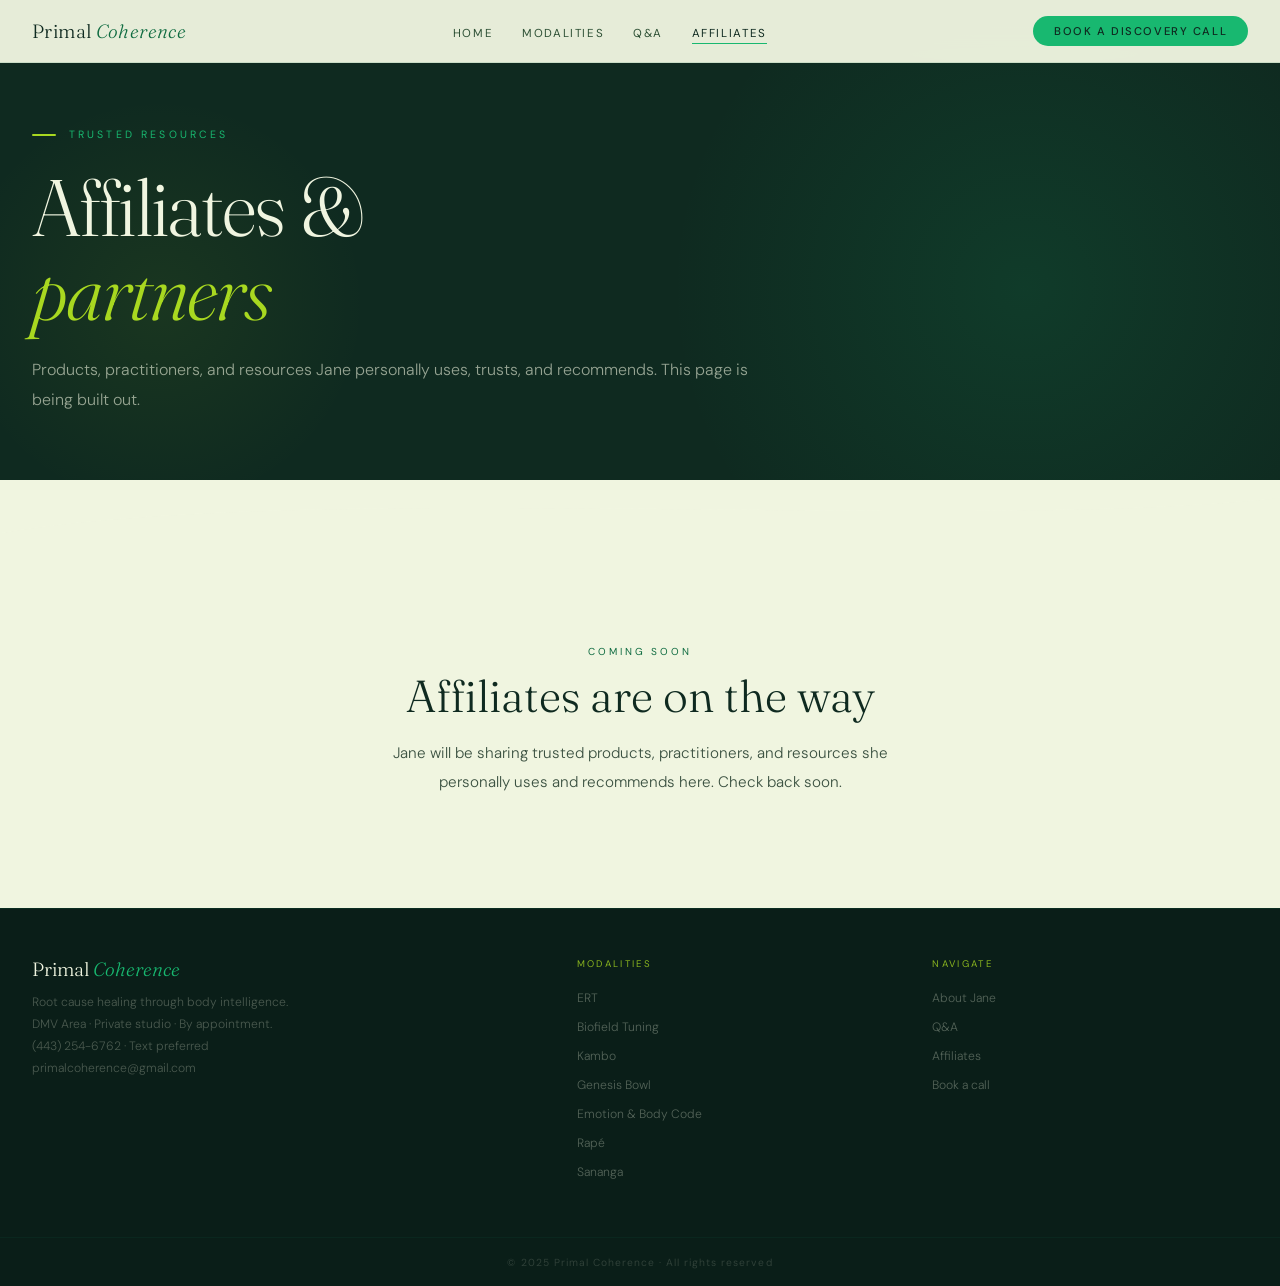
<file: primal-coherence 5/affiliates.html>
<!DOCTYPE html>
<html lang="en">
<head>
<meta charset="UTF-8">
<meta name="viewport" content="width=device-width, initial-scale=1.0">
<title>Affiliates · Primal Coherence</title>
<link rel="stylesheet" href="style.css">
</head>
<body>
<nav>
  <a href="index.html" class="nav-logo">Primal <em>Coherence</em></a>
  <ul class="nav-links">
    <li><a href="index.html">Home</a></li>
    <li><a href="modalities.html">Modalities</a></li>
    <li><a href="faq.html">Q&amp;A</a></li>
    <li><a class="active" href="affiliates.html">Affiliates</a></li>
  </ul>
  <a href="index.html#booking" class="nav-cta">Book a Discovery Call</a>
  <button class="nav-hamburger" id="hamburger" aria-label="Open menu">
    <span></span><span></span><span></span>
  </button>
</nav>


<section class="page-hero">
  <div class="page-hero-blob"></div>
  <div class="page-hero-blob2"></div>
  <div class="page-hero-inner">
    <p class="page-kicker">Trusted resources</p>
    <h1 class="page-h1">Affiliates &amp;<br><em>partners</em></h1>
    <p class="page-intro">Products, practitioners, and resources Jane personally uses, trusts, and recommends. This page is being built out.</p>
  </div>
</section>

<svg class="wave" viewBox="0 0 1440 60" preserveAspectRatio="none" xmlns="http://www.w3.org/2000/svg"><path d="M0,60 C360,0 1080,60 1440,20 L1440,60 Z" fill="#f0f5e0"/></svg>

<section class="s-wrap">
  <div class="s-inner">
    <div style="max-width:560px;margin:0 auto;text-align:center;padding:3rem 0" class="reveal">
      <span class="s-eye">Coming soon</span>
      <h2 class="s-h2" style="margin-bottom:1.2rem">Affiliates are on the way</h2>
      <p class="s-p">Jane will be sharing trusted products, practitioners, and resources she personally uses and recommends here. Check back soon.</p>
    </div>
  </div>
</section>

<footer>
  <div><a href="index.html" class="ft-logo">Primal <em>Coherence</em></a><p class="ft-tag">Root cause healing through body intelligence.<br>DMV Area · Private studio · By appointment.<br>(443) 254-6762 · Text preferred<br>primalcoherence@gmail.com</p></div>
  <div class="ft-col"><h4>Modalities</h4><ul><li><a href="ert.html">ERT</a></li><li><a href="biofield.html">Biofield Tuning</a></li><li><a href="kambo.html">Kambo</a></li><li><a href="genesis-bowl.html">Genesis Bowl</a></li><li><a href="emotion-code.html">Emotion &amp; Body Code</a></li><li><a href="rape.html">Rapé</a></li><li><a href="sananga.html">Sananga</a></li></ul></div>
  <div class="ft-col"><h4>Navigate</h4><ul><li><a href="about.html">About Jane</a></li><li><a href="faq.html">Q&amp;A</a></li><li><a href="affiliates.html">Affiliates</a></li><li><a href="index.html#booking">Book a call</a></li></ul></div>
</footer>
<div class="ft-copy">© 2025 Primal Coherence · All rights reserved</div>
<script>const io=new IntersectionObserver(e=>{e.forEach((el,i)=>{if(el.isIntersecting)setTimeout(()=>el.target.classList.add('in'),i*70)})},{threshold:0.07});document.querySelectorAll('.reveal').forEach(el=>io.observe(el));</script>
<script>
const ham=document.getElementById("hamburger");
const drawer=document.getElementById("navDrawer");
if(ham&&drawer){
  ham.addEventListener("click",()=>{
    ham.classList.toggle("open");
    drawer.classList.toggle("open");
    document.body.style.overflow=drawer.classList.contains("open")?"hidden":"";
  });
  drawer.querySelectorAll("a").forEach(a=>{
    a.addEventListener("click",()=>{
      ham.classList.remove("open");
      drawer.classList.remove("open");
      document.body.style.overflow="";
    });
  });
}
</script>
</body>
</html>
</file>
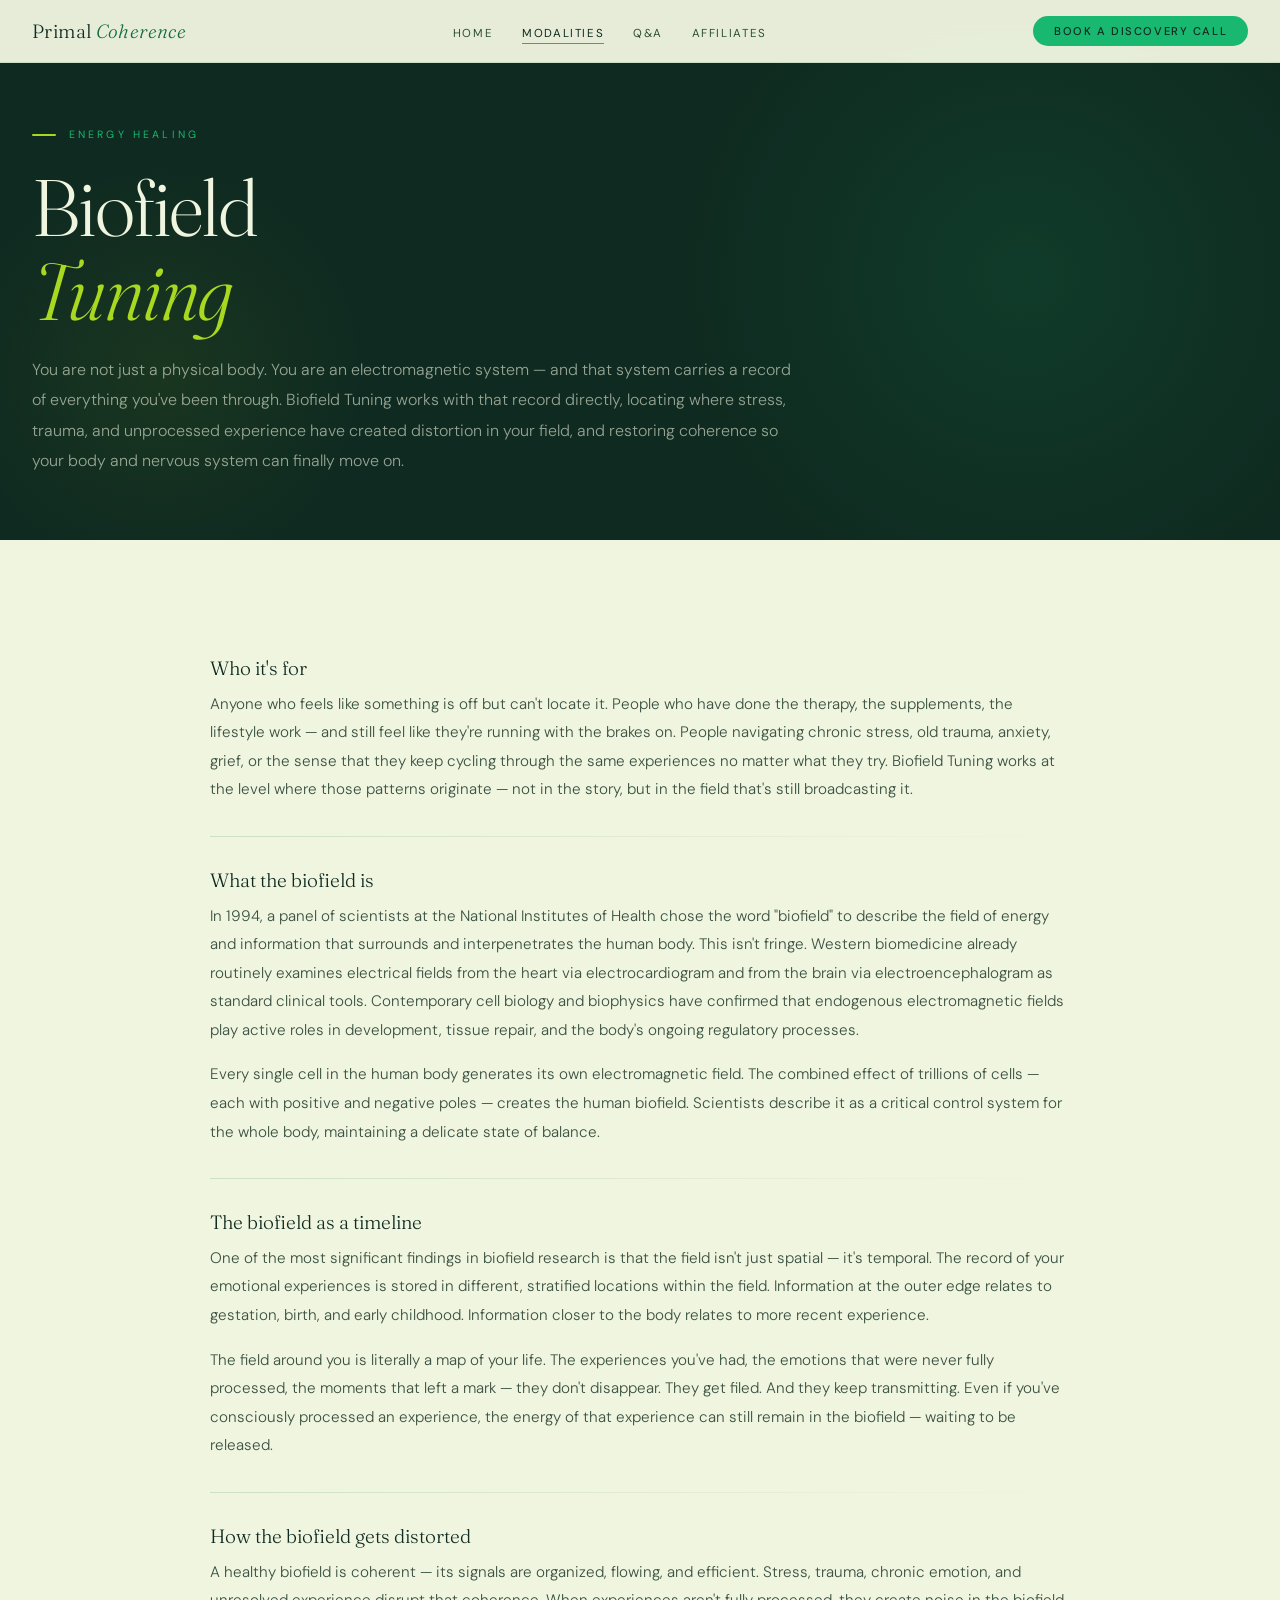
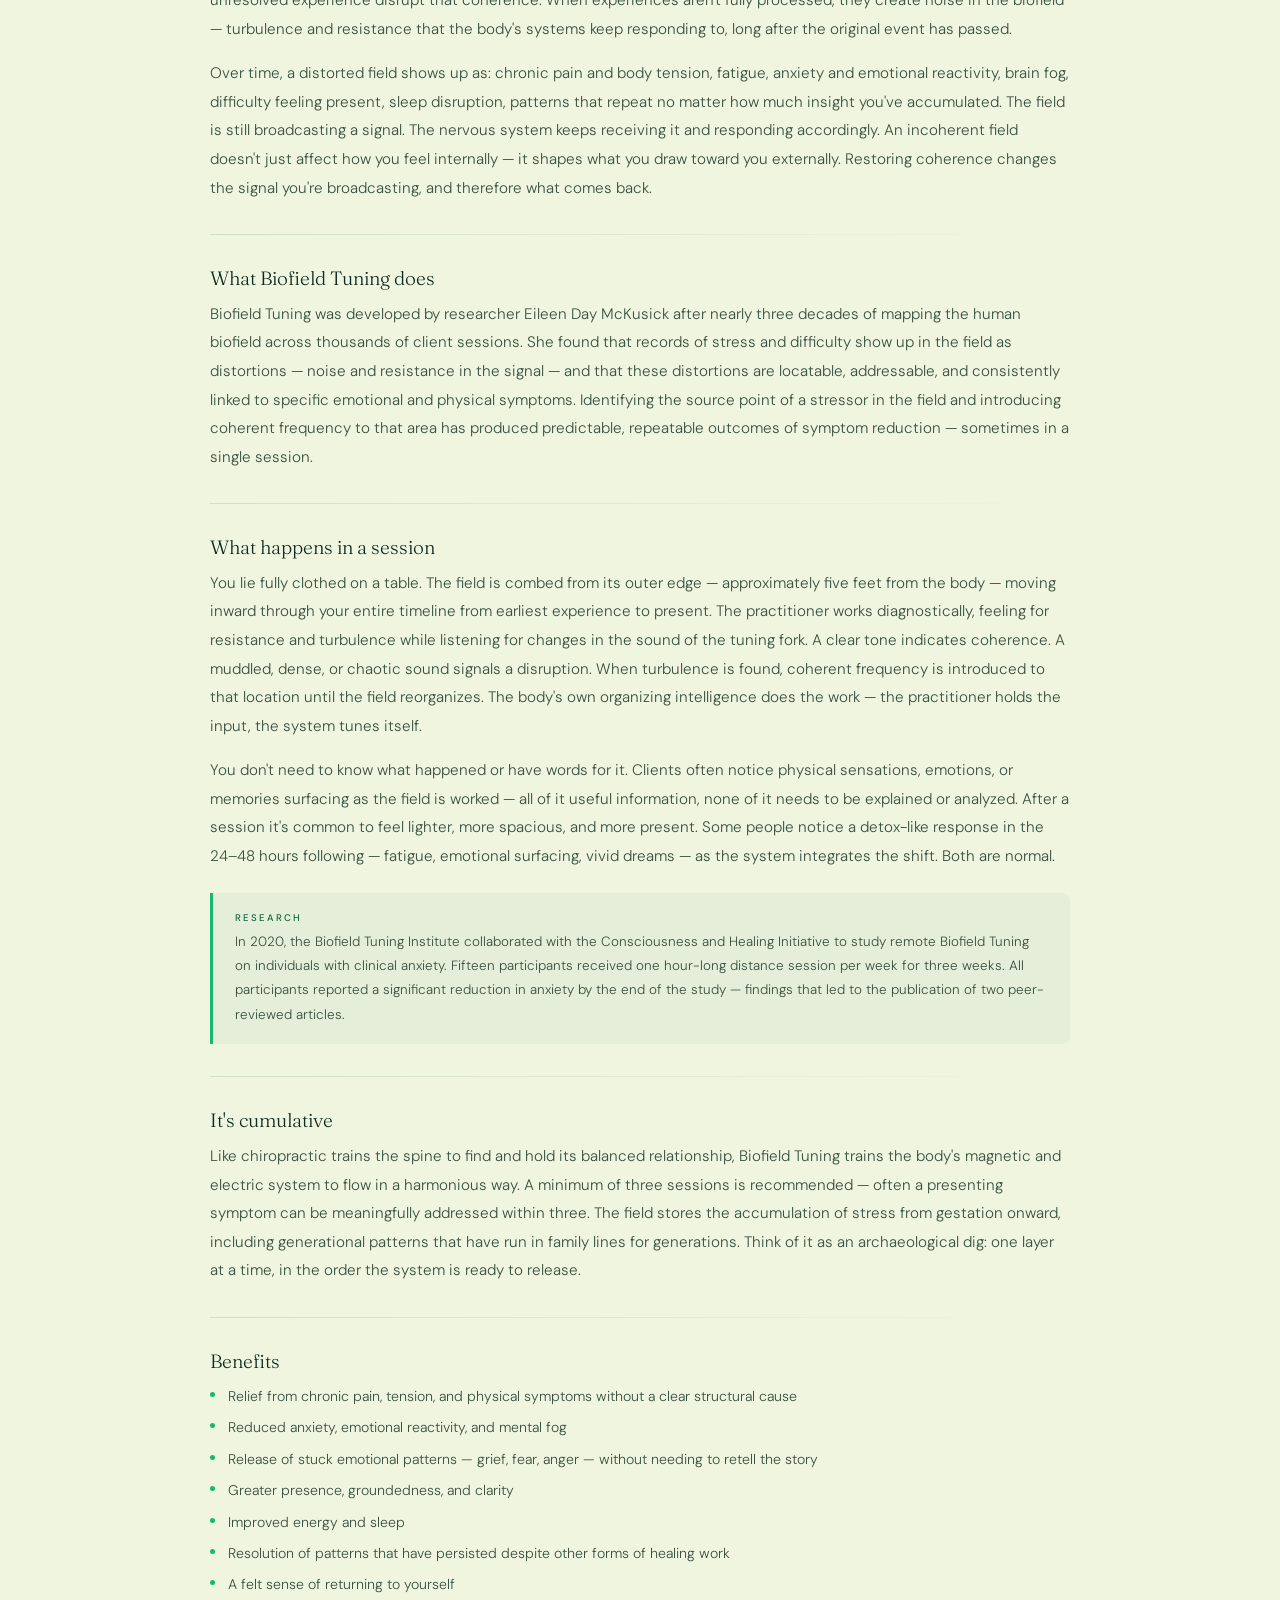
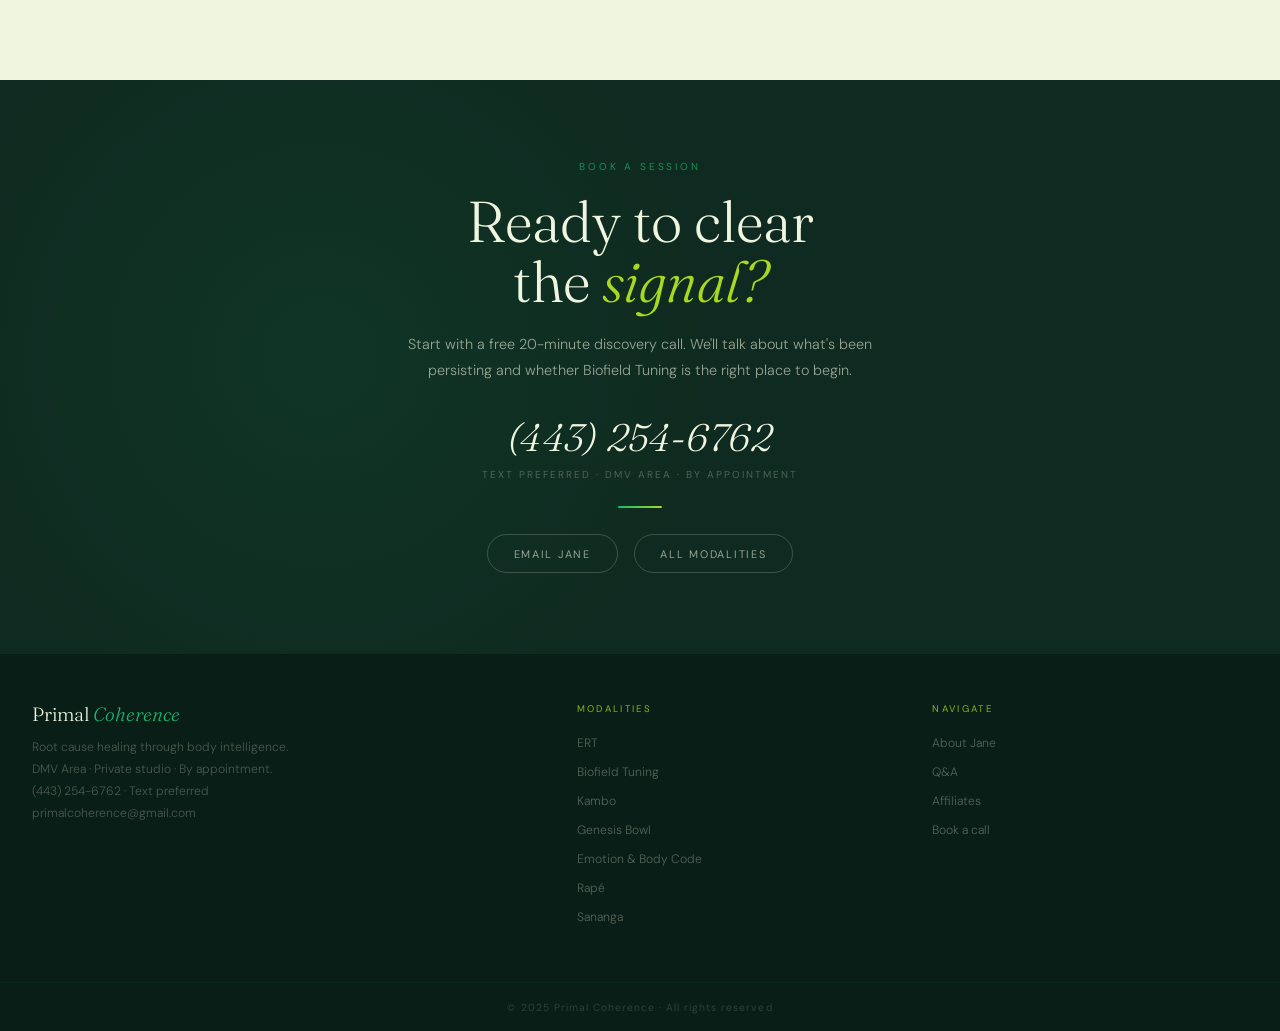
<file: primal-coherence 5/biofield.html>
<!DOCTYPE html>
<html lang="en">
<head>
<meta charset="UTF-8">
<meta name="viewport" content="width=device-width, initial-scale=1.0">
<title>Biofield Tuning · Primal Coherence</title>
<link rel="stylesheet" href="style.css">
</head>
<body>
<nav>
  <a href="index.html" class="nav-logo">Primal <em>Coherence</em></a>
  <ul class="nav-links">
    <li><a href="index.html">Home</a></li>
    <li><a class="active" href="modalities.html">Modalities</a></li>
    <li><a href="faq.html">Q&amp;A</a></li>
    <li><a href="affiliates.html">Affiliates</a></li>
  </ul>
  <a href="index.html#booking" class="nav-cta">Book a Discovery Call</a>
  <button class="nav-hamburger" id="hamburger" aria-label="Open menu">
    <span></span><span></span><span></span>
  </button>
</nav>


<section class="page-hero">
  <div class="page-hero-blob"></div>
  <div class="page-hero-blob2"></div>
  <div class="page-hero-inner">
    <p class="page-kicker">Energy Healing</p>
    <h1 class="page-h1">Biofield<br><em>Tuning</em></h1>
    <p class="page-intro">You are not just a physical body. You are an electromagnetic system — and that system carries a record of everything you've been through. Biofield Tuning works with that record directly, locating where stress, trauma, and unprocessed experience have created distortion in your field, and restoring coherence so your body and nervous system can finally move on.</p>
  </div>
</section>

<svg class="wave" viewBox="0 0 1440 60" preserveAspectRatio="none" xmlns="http://www.w3.org/2000/svg"><path d="M0,60 C360,0 1080,60 1440,20 L1440,60 Z" fill="#f0f5e0"/></svg>

<section class="s-wrap">
  <div class="s-inner reveal">

    <h2 class="rich-h3">Who it's for</h2>
    <p class="s-p">Anyone who feels like something is off but can't locate it. People who have done the therapy, the supplements, the lifestyle work — and still feel like they're running with the brakes on. People navigating chronic stress, old trauma, anxiety, grief, or the sense that they keep cycling through the same experiences no matter what they try. Biofield Tuning works at the level where those patterns originate — not in the story, but in the field that's still broadcasting it.</p>

    <div class="divider"></div>

    <h2 class="rich-h3">What the biofield is</h2>
    <p class="s-p">In 1994, a panel of scientists at the National Institutes of Health chose the word "biofield" to describe the field of energy and information that surrounds and interpenetrates the human body. This isn't fringe. Western biomedicine already routinely examines electrical fields from the heart via electrocardiogram and from the brain via electroencephalogram as standard clinical tools. Contemporary cell biology and biophysics have confirmed that endogenous electromagnetic fields play active roles in development, tissue repair, and the body's ongoing regulatory processes.</p>
    <p class="s-p">Every single cell in the human body generates its own electromagnetic field. The combined effect of trillions of cells — each with positive and negative poles — creates the human biofield. Scientists describe it as a critical control system for the whole body, maintaining a delicate state of balance.</p>

    <div class="divider"></div>

    <h2 class="rich-h3">The biofield as a timeline</h2>
    <p class="s-p">One of the most significant findings in biofield research is that the field isn't just spatial — it's temporal. The record of your emotional experiences is stored in different, stratified locations within the field. Information at the outer edge relates to gestation, birth, and early childhood. Information closer to the body relates to more recent experience.</p>
    <p class="s-p">The field around you is literally a map of your life. The experiences you've had, the emotions that were never fully processed, the moments that left a mark — they don't disappear. They get filed. And they keep transmitting. Even if you've consciously processed an experience, the energy of that experience can still remain in the biofield — waiting to be released.</p>

    <div class="divider"></div>

    <h2 class="rich-h3">How the biofield gets distorted</h2>
    <p class="s-p">A healthy biofield is coherent — its signals are organized, flowing, and efficient. Stress, trauma, chronic emotion, and unresolved experience disrupt that coherence. When experiences aren't fully processed, they create noise in the biofield — turbulence and resistance that the body's systems keep responding to, long after the original event has passed.</p>
    <p class="s-p">Over time, a distorted field shows up as: chronic pain and body tension, fatigue, anxiety and emotional reactivity, brain fog, difficulty feeling present, sleep disruption, patterns that repeat no matter how much insight you've accumulated. The field is still broadcasting a signal. The nervous system keeps receiving it and responding accordingly. An incoherent field doesn't just affect how you feel internally — it shapes what you draw toward you externally. Restoring coherence changes the signal you're broadcasting, and therefore what comes back.</p>

    <div class="divider"></div>

    <h2 class="rich-h3">What Biofield Tuning does</h2>
    <p class="s-p">Biofield Tuning was developed by researcher Eileen Day McKusick after nearly three decades of mapping the human biofield across thousands of client sessions. She found that records of stress and difficulty show up in the field as distortions — noise and resistance in the signal — and that these distortions are locatable, addressable, and consistently linked to specific emotional and physical symptoms. Identifying the source point of a stressor in the field and introducing coherent frequency to that area has produced predictable, repeatable outcomes of symptom reduction — sometimes in a single session.</p>

    <div class="divider"></div>

    <h2 class="rich-h3">What happens in a session</h2>
    <p class="s-p">You lie fully clothed on a table. The field is combed from its outer edge — approximately five feet from the body — moving inward through your entire timeline from earliest experience to present. The practitioner works diagnostically, feeling for resistance and turbulence while listening for changes in the sound of the tuning fork. A clear tone indicates coherence. A muddled, dense, or chaotic sound signals a disruption. When turbulence is found, coherent frequency is introduced to that location until the field reorganizes. The body's own organizing intelligence does the work — the practitioner holds the input, the system tunes itself.</p>
    <p class="s-p">You don't need to know what happened or have words for it. Clients often notice physical sensations, emotions, or memories surfacing as the field is worked — all of it useful information, none of it needs to be explained or analyzed. After a session it's common to feel lighter, more spacious, and more present. Some people notice a detox-like response in the 24–48 hours following — fatigue, emotional surfacing, vivid dreams — as the system integrates the shift. Both are normal.</p>

    <div class="callout">
      <span class="callout-label">Research</span>
      <p>In 2020, the Biofield Tuning Institute collaborated with the Consciousness and Healing Initiative to study remote Biofield Tuning on individuals with clinical anxiety. Fifteen participants received one hour-long distance session per week for three weeks. All participants reported a significant reduction in anxiety by the end of the study — findings that led to the publication of two peer-reviewed articles.</p>
    </div>

    <div class="divider"></div>

    <h2 class="rich-h3">It's cumulative</h2>
    <p class="s-p">Like chiropractic trains the spine to find and hold its balanced relationship, Biofield Tuning trains the body's magnetic and electric system to flow in a harmonious way. A minimum of three sessions is recommended — often a presenting symptom can be meaningfully addressed within three. The field stores the accumulation of stress from gestation onward, including generational patterns that have run in family lines for generations. Think of it as an archaeological dig: one layer at a time, in the order the system is ready to release.</p>

    <div class="divider"></div>

    <h2 class="rich-h3">Benefits</h2>
    <ul class="rich-list">
      <li>Relief from chronic pain, tension, and physical symptoms without a clear structural cause</li>
      <li>Reduced anxiety, emotional reactivity, and mental fog</li>
      <li>Release of stuck emotional patterns — grief, fear, anger — without needing to retell the story</li>
      <li>Greater presence, groundedness, and clarity</li>
      <li>Improved energy and sleep</li>
      <li>Resolution of patterns that have persisted despite other forms of healing work</li>
      <li>A felt sense of returning to yourself</li>
    </ul>

  </div>
</section>

<section class="booking-wrap">
  <div class="booking-inner reveal">
    <span class="booking-eye">Book a session</span>
    <h2 class="booking-h2">Ready to clear<br>the <em>signal?</em></h2>
    <p class="booking-p">Start with a free 20-minute discovery call. We'll talk about what's been persisting and whether Biofield Tuning is the right place to begin.</p>
    <div class="booking-phone-wrap">
      <a href="sms:+14432546762" class="booking-phone">(443) 254-6762</a>
      <span class="booking-note">Text preferred · DMV area · By appointment</span>
    </div>
    <div class="booking-divider"></div>
    <div class="booking-alt">
      <a href="mailto:primalcoherence@gmail.com" class="btn-outline-light">Email Jane</a>
      <a href="modalities.html" class="btn-outline-light">All modalities</a>
    </div>
  </div>
</section>

<footer>
  <div><a href="index.html" class="ft-logo">Primal <em>Coherence</em></a><p class="ft-tag">Root cause healing through body intelligence.<br>DMV Area · Private studio · By appointment.<br>(443) 254-6762 · Text preferred<br>primalcoherence@gmail.com</p></div>
  <div class="ft-col"><h4>Modalities</h4><ul><li><a href="ert.html">ERT</a></li><li><a href="biofield.html">Biofield Tuning</a></li><li><a href="kambo.html">Kambo</a></li><li><a href="genesis-bowl.html">Genesis Bowl</a></li><li><a href="emotion-code.html">Emotion &amp; Body Code</a></li><li><a href="rape.html">Rapé</a></li><li><a href="sananga.html">Sananga</a></li></ul></div>
  <div class="ft-col"><h4>Navigate</h4><ul><li><a href="about.html">About Jane</a></li><li><a href="faq.html">Q&amp;A</a></li><li><a href="affiliates.html">Affiliates</a></li><li><a href="index.html#booking">Book a call</a></li></ul></div>
</footer>
<div class="ft-copy">© 2025 Primal Coherence · All rights reserved</div>
<script>const io=new IntersectionObserver(e=>{e.forEach((el,i)=>{if(el.isIntersecting)setTimeout(()=>el.target.classList.add('in'),i*70)})},{threshold:0.07});document.querySelectorAll('.reveal').forEach(el=>io.observe(el));</script>
<script>
const ham=document.getElementById("hamburger");
const drawer=document.getElementById("navDrawer");
if(ham&&drawer){
  ham.addEventListener("click",()=>{
    ham.classList.toggle("open");
    drawer.classList.toggle("open");
    document.body.style.overflow=drawer.classList.contains("open")?"hidden":"";
  });
  drawer.querySelectorAll("a").forEach(a=>{
    a.addEventListener("click",()=>{
      ham.classList.remove("open");
      drawer.classList.remove("open");
      document.body.style.overflow="";
    });
  });
}
</script>
</body>
</html>
</file>
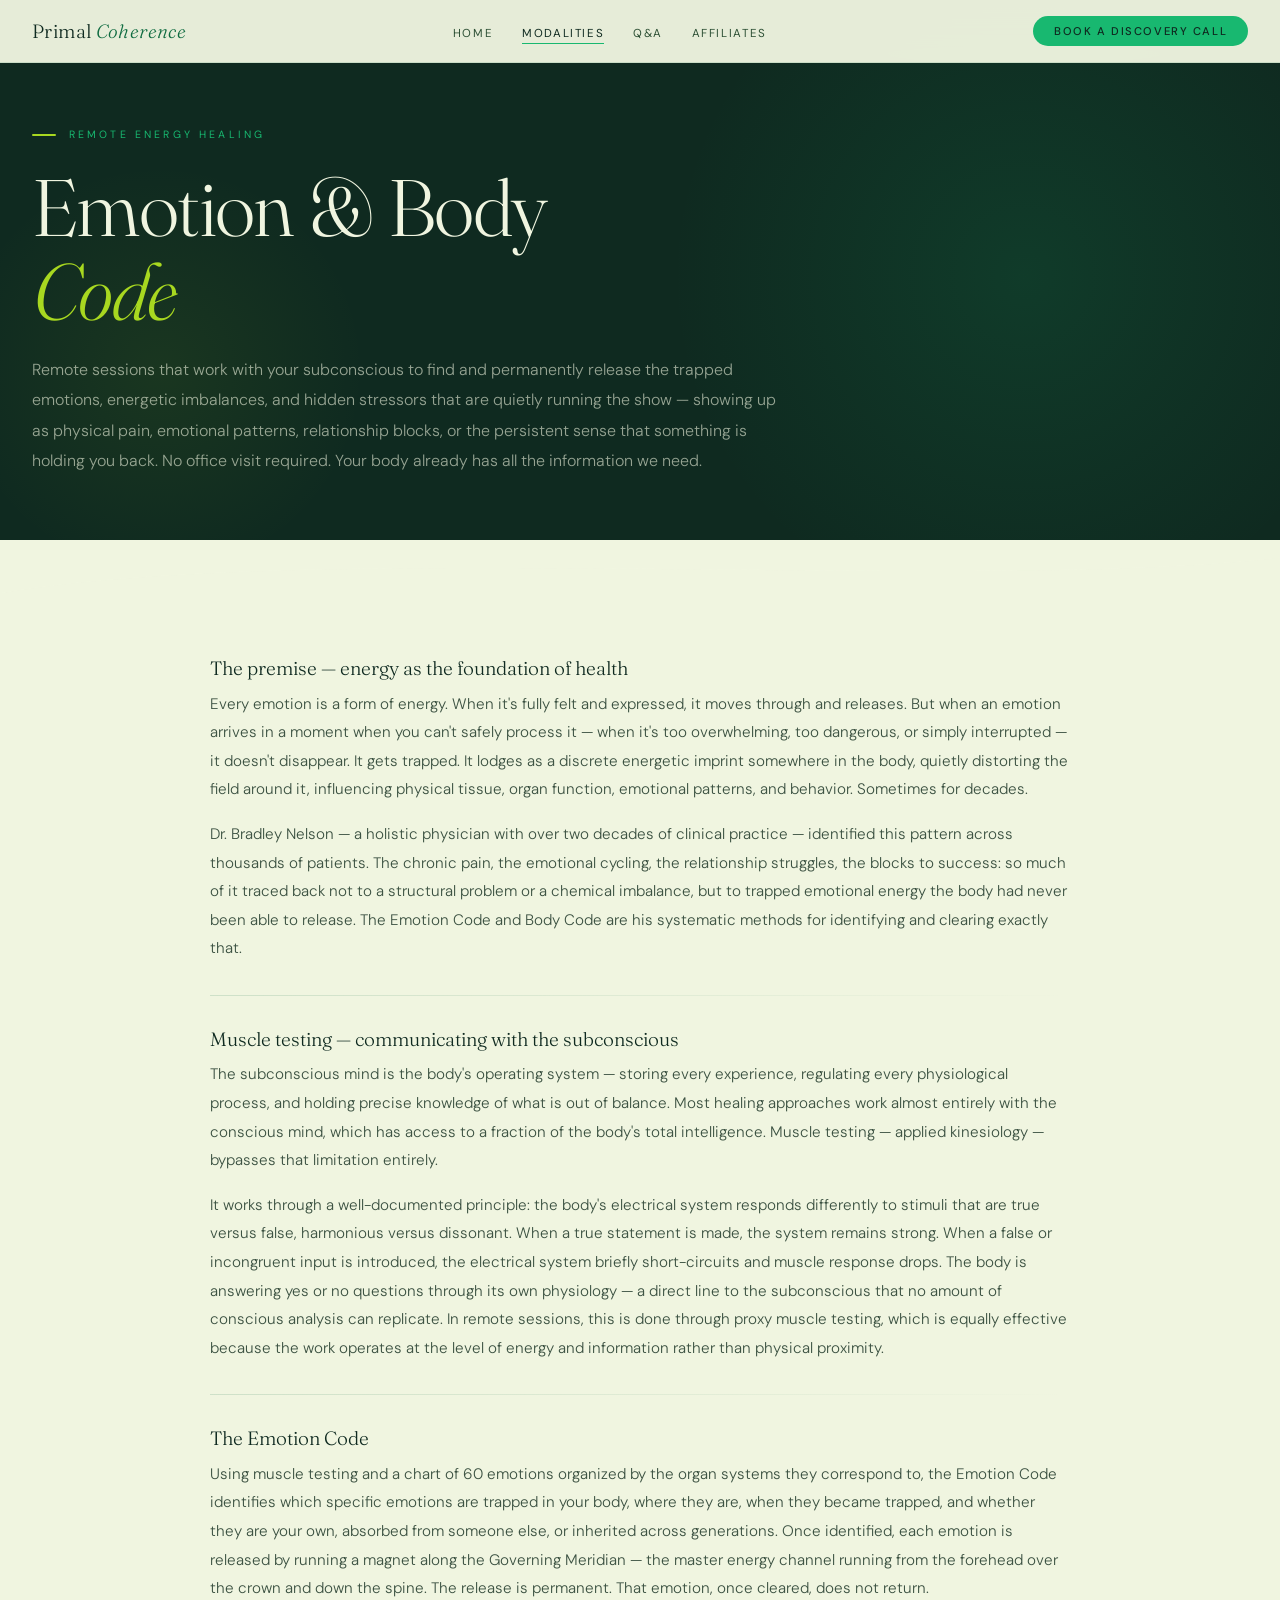
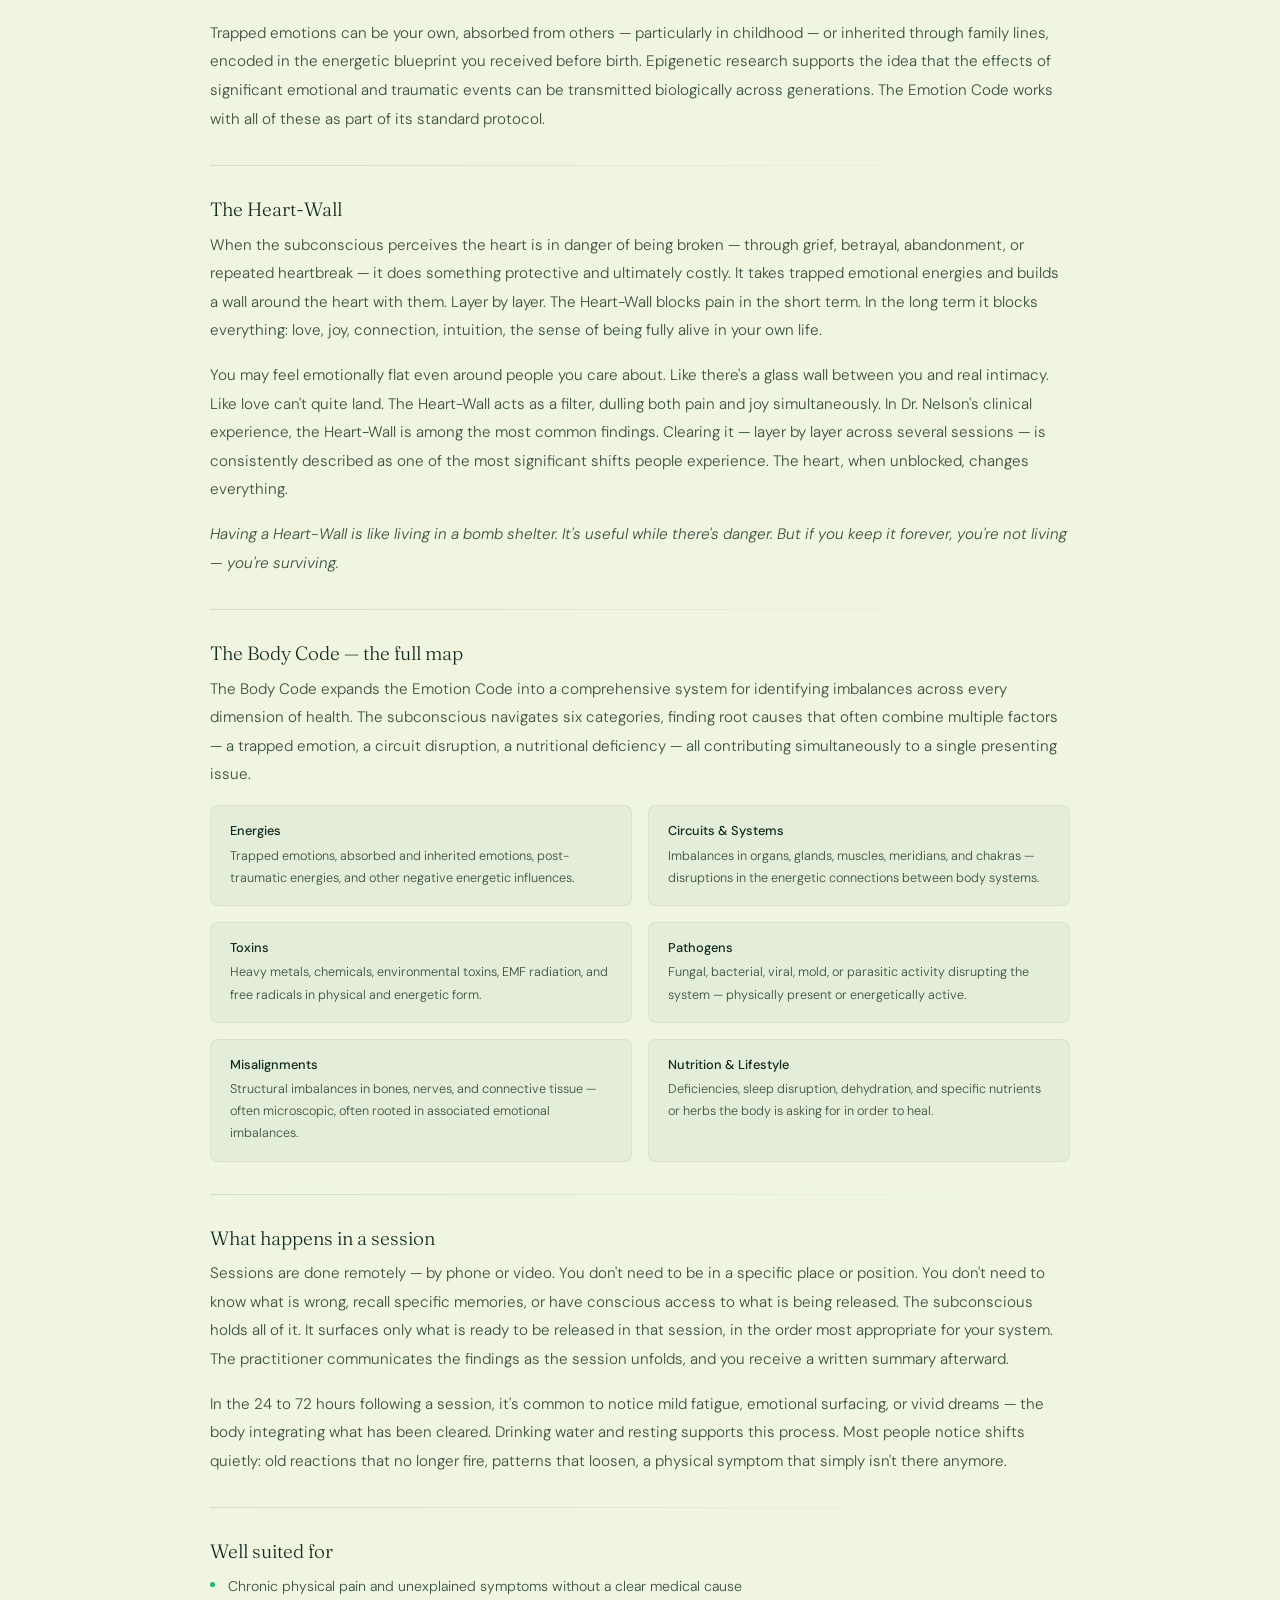
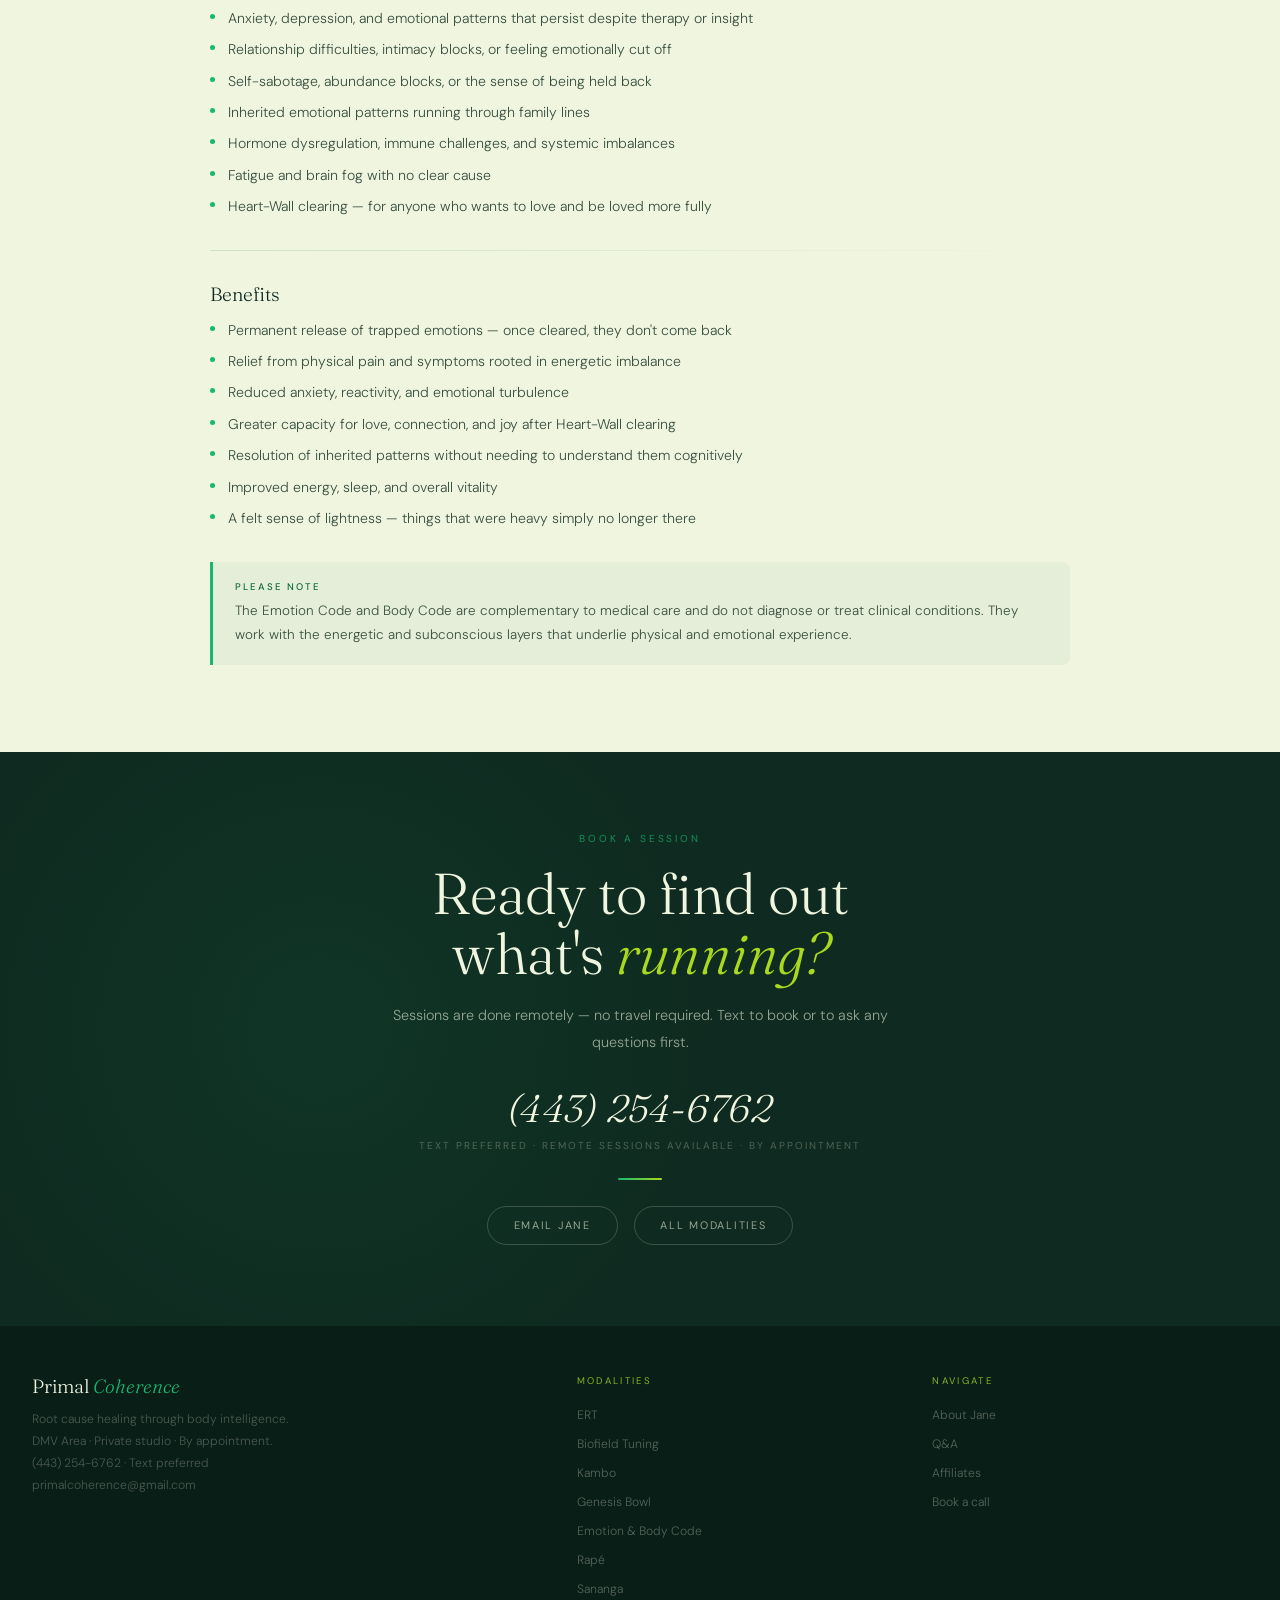
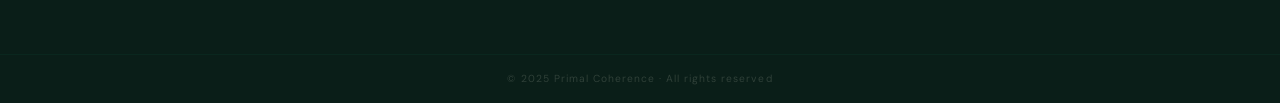
<file: primal-coherence 5/emotion-code.html>
<!DOCTYPE html>
<html lang="en">
<head>
<meta charset="UTF-8">
<meta name="viewport" content="width=device-width, initial-scale=1.0">
<title>Emotion &amp; Body Code · Primal Coherence</title>
<link rel="stylesheet" href="style.css">
</head>
<body>
<nav>
  <a href="index.html" class="nav-logo">Primal <em>Coherence</em></a>
  <ul class="nav-links">
    <li><a href="index.html">Home</a></li>
    <li><a class="active" href="modalities.html">Modalities</a></li>
    <li><a href="faq.html">Q&amp;A</a></li>
    <li><a href="affiliates.html">Affiliates</a></li>
  </ul>
  <a href="index.html#booking" class="nav-cta">Book a Discovery Call</a>
  <button class="nav-hamburger" id="hamburger" aria-label="Open menu">
    <span></span><span></span><span></span>
  </button>
</nav>


<section class="page-hero">
  <div class="page-hero-blob"></div>
  <div class="page-hero-blob2"></div>
  <div class="page-hero-inner">
    <p class="page-kicker">Remote Energy Healing</p>
    <h1 class="page-h1">Emotion &amp; Body<br><em>Code</em></h1>
    <p class="page-intro">Remote sessions that work with your subconscious to find and permanently release the trapped emotions, energetic imbalances, and hidden stressors that are quietly running the show — showing up as physical pain, emotional patterns, relationship blocks, or the persistent sense that something is holding you back. No office visit required. Your body already has all the information we need.</p>
  </div>
</section>

<svg class="wave" viewBox="0 0 1440 60" preserveAspectRatio="none" xmlns="http://www.w3.org/2000/svg"><path d="M0,60 C360,0 1080,60 1440,20 L1440,60 Z" fill="#f0f5e0"/></svg>

<section class="s-wrap">
  <div class="s-inner reveal">

    <h2 class="rich-h3">The premise — energy as the foundation of health</h2>
    <p class="s-p">Every emotion is a form of energy. When it's fully felt and expressed, it moves through and releases. But when an emotion arrives in a moment when you can't safely process it — when it's too overwhelming, too dangerous, or simply interrupted — it doesn't disappear. It gets trapped. It lodges as a discrete energetic imprint somewhere in the body, quietly distorting the field around it, influencing physical tissue, organ function, emotional patterns, and behavior. Sometimes for decades.</p>
    <p class="s-p">Dr. Bradley Nelson — a holistic physician with over two decades of clinical practice — identified this pattern across thousands of patients. The chronic pain, the emotional cycling, the relationship struggles, the blocks to success: so much of it traced back not to a structural problem or a chemical imbalance, but to trapped emotional energy the body had never been able to release. The Emotion Code and Body Code are his systematic methods for identifying and clearing exactly that.</p>

    <div class="divider"></div>

    <h2 class="rich-h3">Muscle testing — communicating with the subconscious</h2>
    <p class="s-p">The subconscious mind is the body's operating system — storing every experience, regulating every physiological process, and holding precise knowledge of what is out of balance. Most healing approaches work almost entirely with the conscious mind, which has access to a fraction of the body's total intelligence. Muscle testing — applied kinesiology — bypasses that limitation entirely.</p>
    <p class="s-p">It works through a well-documented principle: the body's electrical system responds differently to stimuli that are true versus false, harmonious versus dissonant. When a true statement is made, the system remains strong. When a false or incongruent input is introduced, the electrical system briefly short-circuits and muscle response drops. The body is answering yes or no questions through its own physiology — a direct line to the subconscious that no amount of conscious analysis can replicate. In remote sessions, this is done through proxy muscle testing, which is equally effective because the work operates at the level of energy and information rather than physical proximity.</p>

    <div class="divider"></div>

    <h2 class="rich-h3">The Emotion Code</h2>
    <p class="s-p">Using muscle testing and a chart of 60 emotions organized by the organ systems they correspond to, the Emotion Code identifies which specific emotions are trapped in your body, where they are, when they became trapped, and whether they are your own, absorbed from someone else, or inherited across generations. Once identified, each emotion is released by running a magnet along the Governing Meridian — the master energy channel running from the forehead over the crown and down the spine. The release is permanent. That emotion, once cleared, does not return.</p>
    <p class="s-p">Trapped emotions can be your own, absorbed from others — particularly in childhood — or inherited through family lines, encoded in the energetic blueprint you received before birth. Epigenetic research supports the idea that the effects of significant emotional and traumatic events can be transmitted biologically across generations. The Emotion Code works with all of these as part of its standard protocol.</p>

    <div class="divider"></div>

    <h2 class="rich-h3">The Heart-Wall</h2>
    <p class="s-p">When the subconscious perceives the heart is in danger of being broken — through grief, betrayal, abandonment, or repeated heartbreak — it does something protective and ultimately costly. It takes trapped emotional energies and builds a wall around the heart with them. Layer by layer. The Heart-Wall blocks pain in the short term. In the long term it blocks everything: love, joy, connection, intuition, the sense of being fully alive in your own life.</p>
    <p class="s-p">You may feel emotionally flat even around people you care about. Like there's a glass wall between you and real intimacy. Like love can't quite land. The Heart-Wall acts as a filter, dulling both pain and joy simultaneously. In Dr. Nelson's clinical experience, the Heart-Wall is among the most common findings. Clearing it — layer by layer across several sessions — is consistently described as one of the most significant shifts people experience. The heart, when unblocked, changes everything.</p>
    <p class="s-p"><em>Having a Heart-Wall is like living in a bomb shelter. It's useful while there's danger. But if you keep it forever, you're not living — you're surviving.</em></p>

    <div class="divider"></div>

    <h2 class="rich-h3">The Body Code — the full map</h2>
    <p class="s-p">The Body Code expands the Emotion Code into a comprehensive system for identifying imbalances across every dimension of health. The subconscious navigates six categories, finding root causes that often combine multiple factors — a trapped emotion, a circuit disruption, a nutritional deficiency — all contributing simultaneously to a single presenting issue.</p>

    <div class="rich-cols">
      <div class="rich-col"><div class="rich-col-title">Energies</div><div class="rich-col-body">Trapped emotions, absorbed and inherited emotions, post-traumatic energies, and other negative energetic influences.</div></div>
      <div class="rich-col"><div class="rich-col-title">Circuits &amp; Systems</div><div class="rich-col-body">Imbalances in organs, glands, muscles, meridians, and chakras — disruptions in the energetic connections between body systems.</div></div>
      <div class="rich-col"><div class="rich-col-title">Toxins</div><div class="rich-col-body">Heavy metals, chemicals, environmental toxins, EMF radiation, and free radicals in physical and energetic form.</div></div>
      <div class="rich-col"><div class="rich-col-title">Pathogens</div><div class="rich-col-body">Fungal, bacterial, viral, mold, or parasitic activity disrupting the system — physically present or energetically active.</div></div>
      <div class="rich-col"><div class="rich-col-title">Misalignments</div><div class="rich-col-body">Structural imbalances in bones, nerves, and connective tissue — often microscopic, often rooted in associated emotional imbalances.</div></div>
      <div class="rich-col"><div class="rich-col-title">Nutrition &amp; Lifestyle</div><div class="rich-col-body">Deficiencies, sleep disruption, dehydration, and specific nutrients or herbs the body is asking for in order to heal.</div></div>
    </div>

    <div class="divider"></div>

    <h2 class="rich-h3">What happens in a session</h2>
    <p class="s-p">Sessions are done remotely — by phone or video. You don't need to be in a specific place or position. You don't need to know what is wrong, recall specific memories, or have conscious access to what is being released. The subconscious holds all of it. It surfaces only what is ready to be released in that session, in the order most appropriate for your system. The practitioner communicates the findings as the session unfolds, and you receive a written summary afterward.</p>
    <p class="s-p">In the 24 to 72 hours following a session, it's common to notice mild fatigue, emotional surfacing, or vivid dreams — the body integrating what has been cleared. Drinking water and resting supports this process. Most people notice shifts quietly: old reactions that no longer fire, patterns that loosen, a physical symptom that simply isn't there anymore.</p>

    <div class="divider"></div>

    <h2 class="rich-h3">Well suited for</h2>
    <ul class="rich-list">
      <li>Chronic physical pain and unexplained symptoms without a clear medical cause</li>
      <li>Anxiety, depression, and emotional patterns that persist despite therapy or insight</li>
      <li>Relationship difficulties, intimacy blocks, or feeling emotionally cut off</li>
      <li>Self-sabotage, abundance blocks, or the sense of being held back</li>
      <li>Inherited emotional patterns running through family lines</li>
      <li>Hormone dysregulation, immune challenges, and systemic imbalances</li>
      <li>Fatigue and brain fog with no clear cause</li>
      <li>Heart-Wall clearing — for anyone who wants to love and be loved more fully</li>
    </ul>

    <div class="divider"></div>

    <h2 class="rich-h3">Benefits</h2>
    <ul class="rich-list">
      <li>Permanent release of trapped emotions — once cleared, they don't come back</li>
      <li>Relief from physical pain and symptoms rooted in energetic imbalance</li>
      <li>Reduced anxiety, reactivity, and emotional turbulence</li>
      <li>Greater capacity for love, connection, and joy after Heart-Wall clearing</li>
      <li>Resolution of inherited patterns without needing to understand them cognitively</li>
      <li>Improved energy, sleep, and overall vitality</li>
      <li>A felt sense of lightness — things that were heavy simply no longer there</li>
    </ul>

    <div class="callout" style="margin-top:2rem">
      <span class="callout-label">Please note</span>
      <p>The Emotion Code and Body Code are complementary to medical care and do not diagnose or treat clinical conditions. They work with the energetic and subconscious layers that underlie physical and emotional experience.</p>
    </div>

  </div>
</section>

<section class="booking-wrap">
  <div class="booking-inner reveal">
    <span class="booking-eye">Book a session</span>
    <h2 class="booking-h2">Ready to find out<br>what's <em>running?</em></h2>
    <p class="booking-p">Sessions are done remotely — no travel required. Text to book or to ask any questions first.</p>
    <div class="booking-phone-wrap">
      <a href="sms:+14432546762" class="booking-phone">(443) 254-6762</a>
      <span class="booking-note">Text preferred · Remote sessions available · By appointment</span>
    </div>
    <div class="booking-divider"></div>
    <div class="booking-alt">
      <a href="mailto:primalcoherence@gmail.com" class="btn-outline-light">Email Jane</a>
      <a href="modalities.html" class="btn-outline-light">All modalities</a>
    </div>
  </div>
</section>

<footer>
  <div><a href="index.html" class="ft-logo">Primal <em>Coherence</em></a><p class="ft-tag">Root cause healing through body intelligence.<br>DMV Area · Private studio · By appointment.<br>(443) 254-6762 · Text preferred<br>primalcoherence@gmail.com</p></div>
  <div class="ft-col"><h4>Modalities</h4><ul><li><a href="ert.html">ERT</a></li><li><a href="biofield.html">Biofield Tuning</a></li><li><a href="kambo.html">Kambo</a></li><li><a href="genesis-bowl.html">Genesis Bowl</a></li><li><a href="emotion-code.html">Emotion &amp; Body Code</a></li><li><a href="rape.html">Rapé</a></li><li><a href="sananga.html">Sananga</a></li></ul></div>
  <div class="ft-col"><h4>Navigate</h4><ul><li><a href="about.html">About Jane</a></li><li><a href="faq.html">Q&amp;A</a></li><li><a href="affiliates.html">Affiliates</a></li><li><a href="index.html#booking">Book a call</a></li></ul></div>
</footer>
<div class="ft-copy">© 2025 Primal Coherence · All rights reserved</div>
<script>const io=new IntersectionObserver(e=>{e.forEach((el,i)=>{if(el.isIntersecting)setTimeout(()=>el.target.classList.add('in'),i*70)})},{threshold:0.07});document.querySelectorAll('.reveal').forEach(el=>io.observe(el));</script>
<script>
const ham=document.getElementById("hamburger");
const drawer=document.getElementById("navDrawer");
if(ham&&drawer){
  ham.addEventListener("click",()=>{
    ham.classList.toggle("open");
    drawer.classList.toggle("open");
    document.body.style.overflow=drawer.classList.contains("open")?"hidden":"";
  });
  drawer.querySelectorAll("a").forEach(a=>{
    a.addEventListener("click",()=>{
      ham.classList.remove("open");
      drawer.classList.remove("open");
      document.body.style.overflow="";
    });
  });
}
</script>
</body>
</html>
</file>
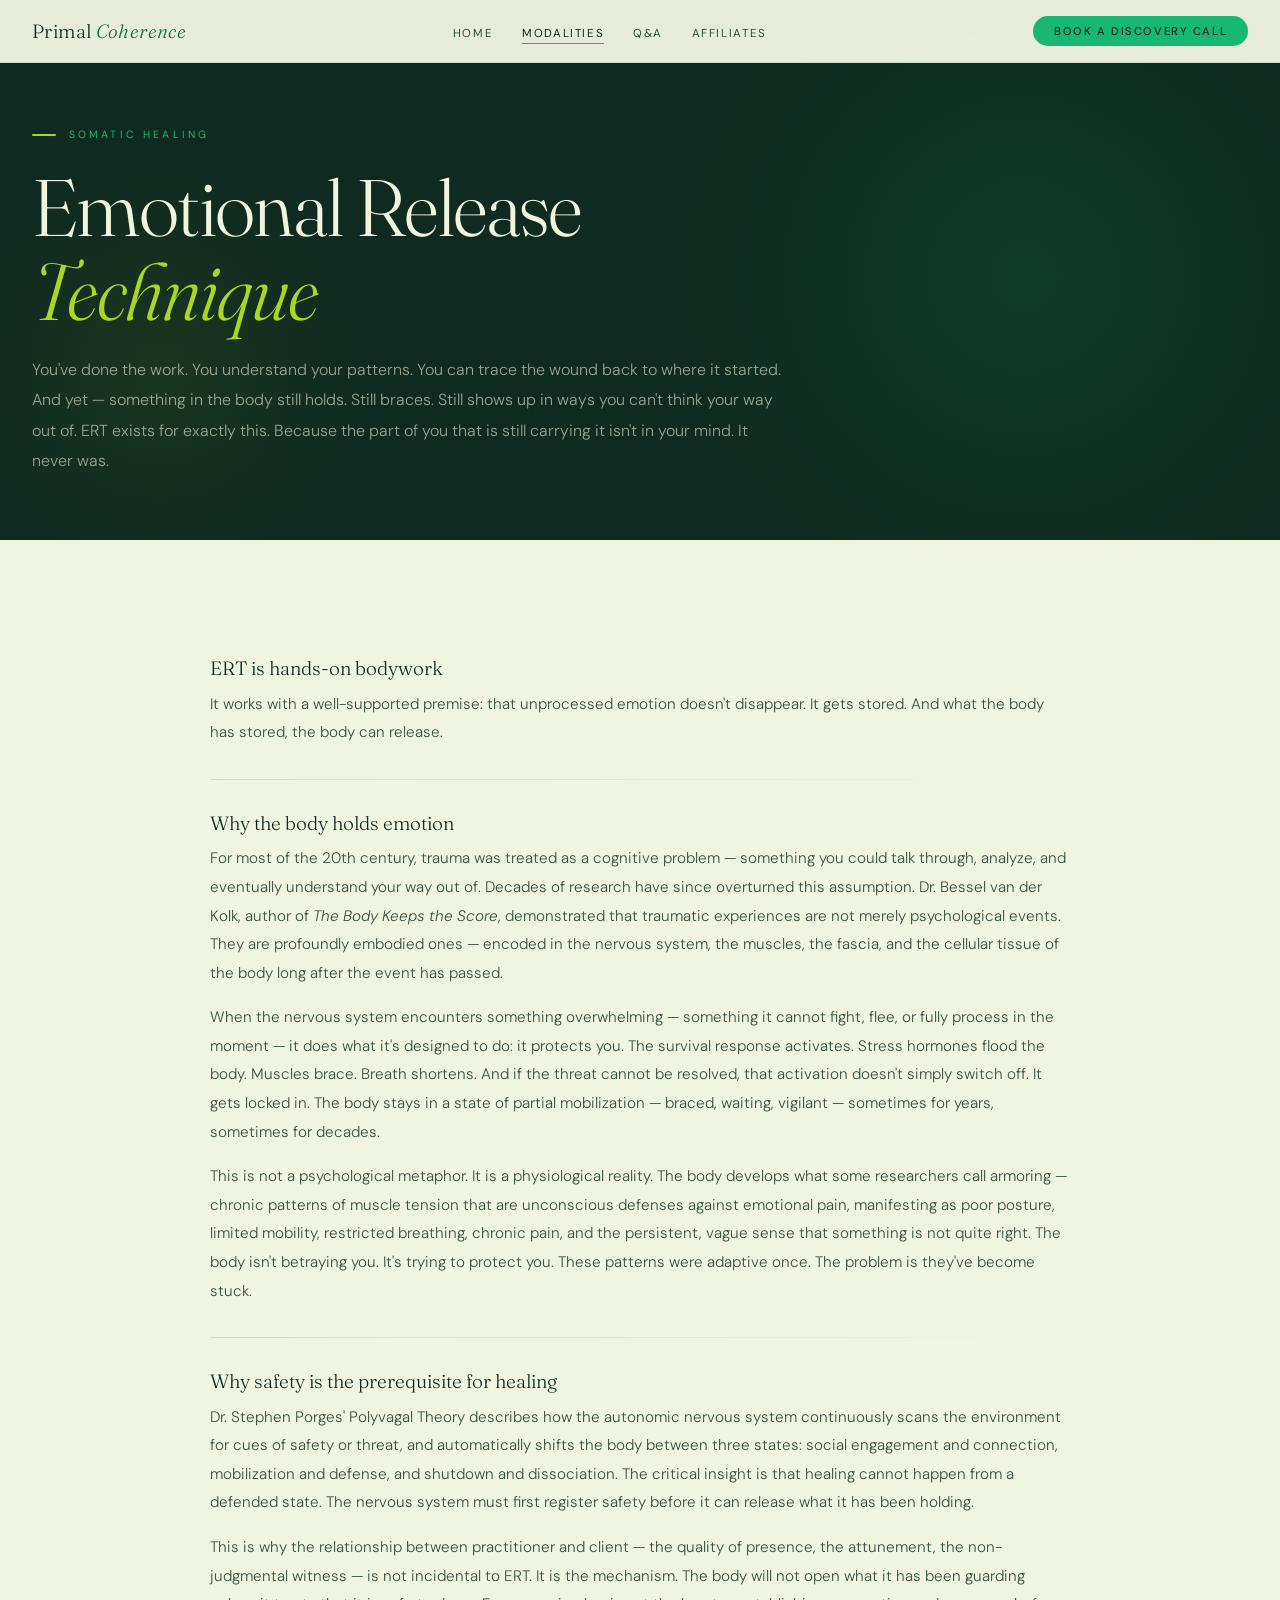
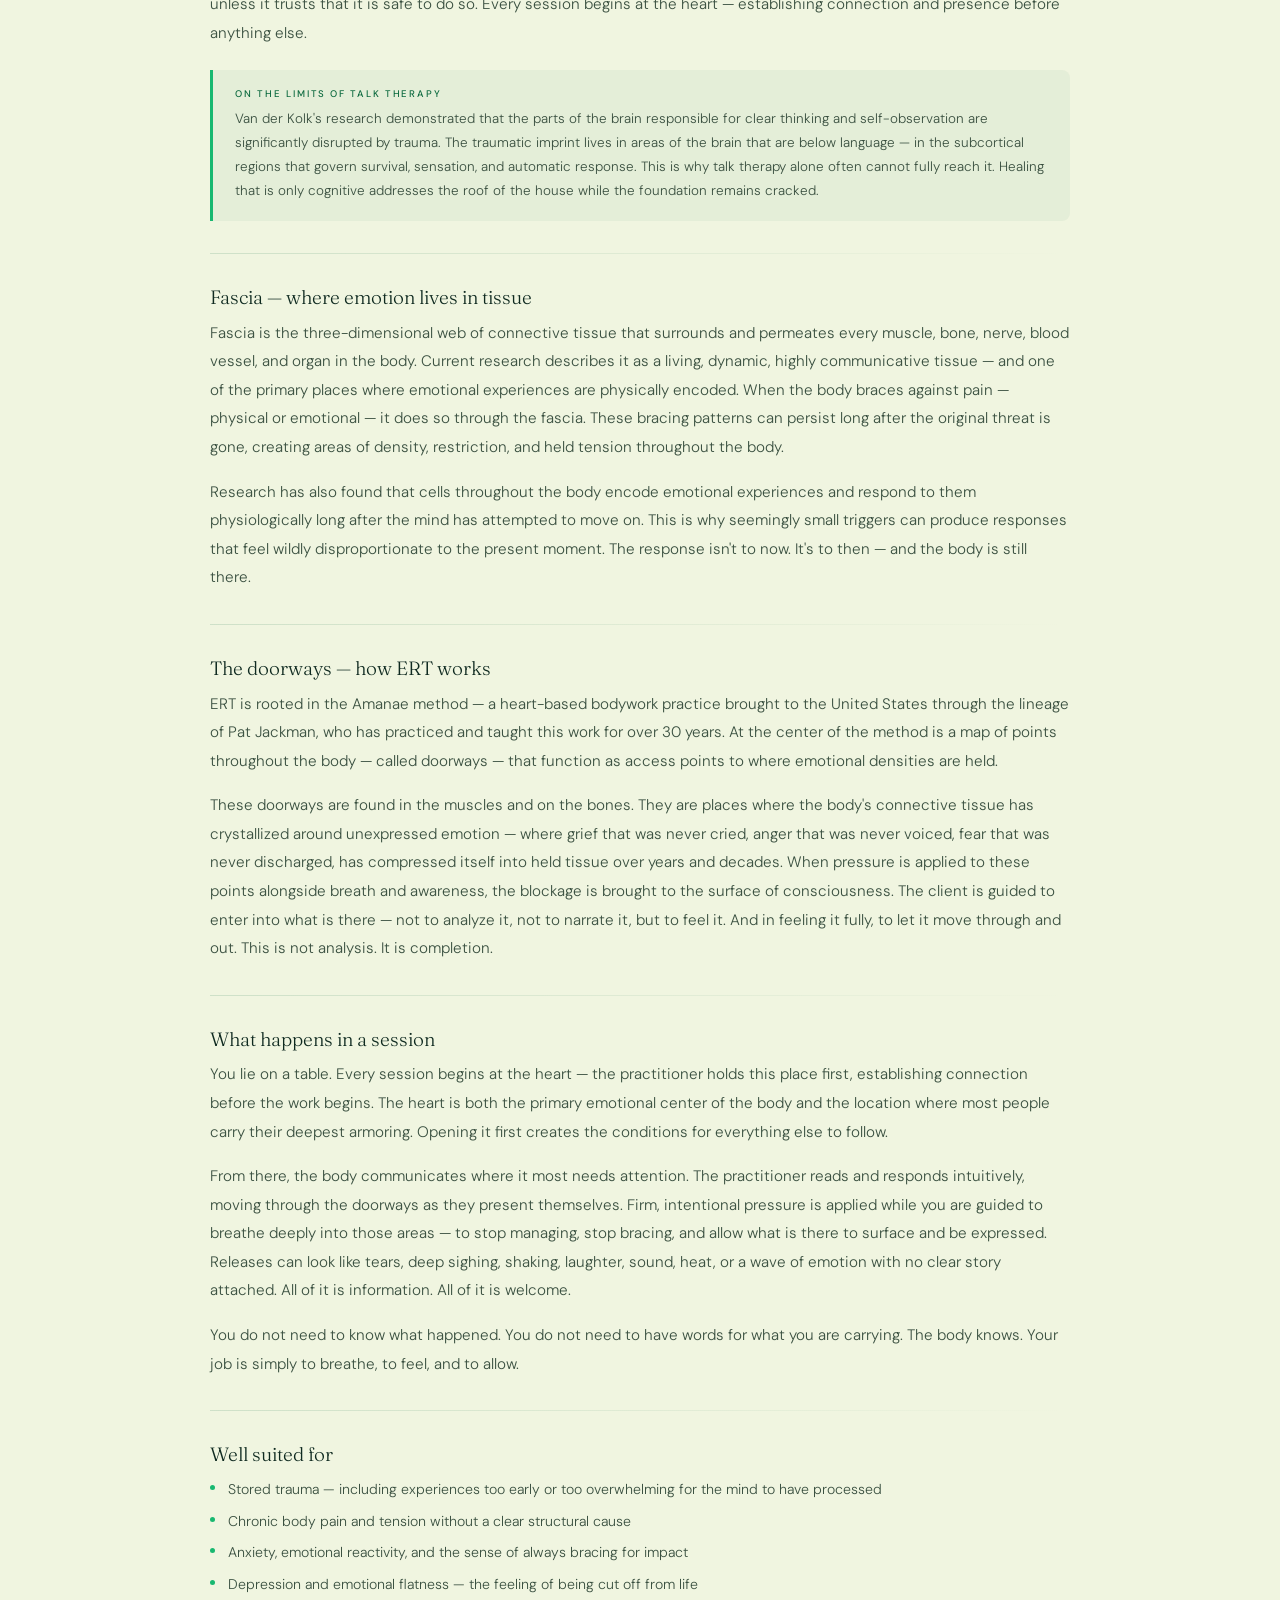
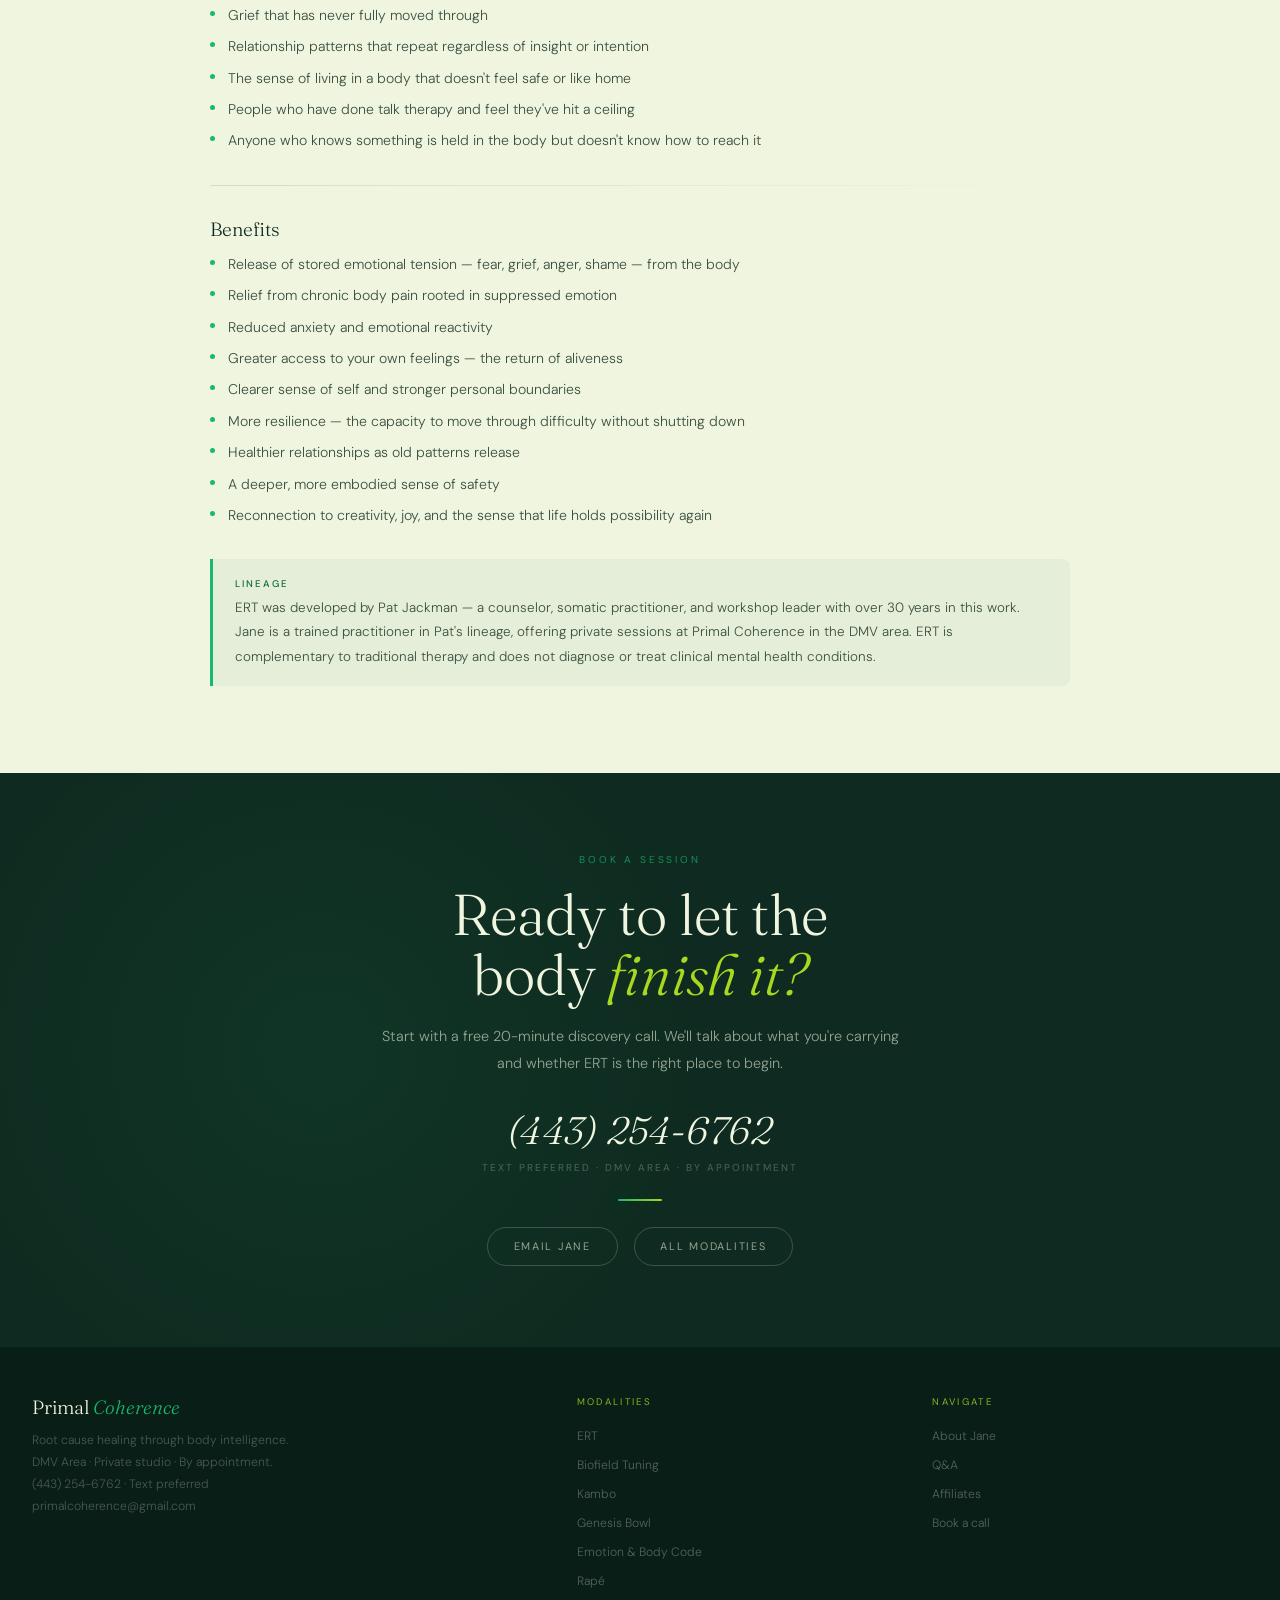
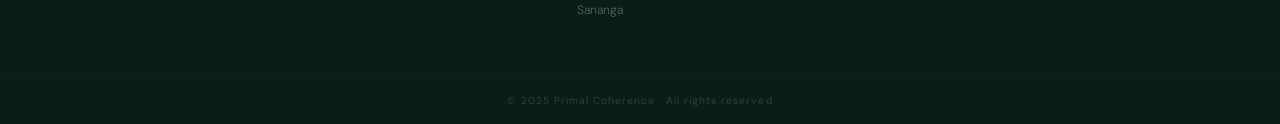
<file: primal-coherence 5/ert.html>
<!DOCTYPE html>
<html lang="en">
<head>
<meta charset="UTF-8">
<meta name="viewport" content="width=device-width, initial-scale=1.0">
<title>Emotional Release Technique · Primal Coherence</title>
<link rel="stylesheet" href="style.css">
</head>
<body>
<nav>
  <a href="index.html" class="nav-logo">Primal <em>Coherence</em></a>
  <ul class="nav-links">
    <li><a href="index.html">Home</a></li>
    <li><a class="active" href="modalities.html">Modalities</a></li>
    <li><a href="faq.html">Q&amp;A</a></li>
    <li><a href="affiliates.html">Affiliates</a></li>
  </ul>
  <a href="index.html#booking" class="nav-cta">Book a Discovery Call</a>
  <button class="nav-hamburger" id="hamburger" aria-label="Open menu">
    <span></span><span></span><span></span>
  </button>
</nav>


<section class="page-hero">
  <div class="page-hero-blob"></div>
  <div class="page-hero-blob2"></div>
  <div class="page-hero-inner">
    <p class="page-kicker">Somatic Healing</p>
    <h1 class="page-h1">Emotional Release<br><em>Technique</em></h1>
    <p class="page-intro">You've done the work. You understand your patterns. You can trace the wound back to where it started. And yet — something in the body still holds. Still braces. Still shows up in ways you can't think your way out of. ERT exists for exactly this. Because the part of you that is still carrying it isn't in your mind. It never was.</p>
  </div>
</section>

<svg class="wave" viewBox="0 0 1440 60" preserveAspectRatio="none" xmlns="http://www.w3.org/2000/svg"><path d="M0,60 C360,0 1080,60 1440,20 L1440,60 Z" fill="#f0f5e0"/></svg>

<section class="s-wrap">
  <div class="s-inner reveal">

    <h2 class="rich-h3">ERT is hands-on bodywork</h2>
    <p class="s-p">It works with a well-supported premise: that unprocessed emotion doesn't disappear. It gets stored. And what the body has stored, the body can release.</p>

    <div class="divider"></div>

    <h2 class="rich-h3">Why the body holds emotion</h2>
    <p class="s-p">For most of the 20th century, trauma was treated as a cognitive problem — something you could talk through, analyze, and eventually understand your way out of. Decades of research have since overturned this assumption. Dr. Bessel van der Kolk, author of <em>The Body Keeps the Score</em>, demonstrated that traumatic experiences are not merely psychological events. They are profoundly embodied ones — encoded in the nervous system, the muscles, the fascia, and the cellular tissue of the body long after the event has passed.</p>
    <p class="s-p">When the nervous system encounters something overwhelming — something it cannot fight, flee, or fully process in the moment — it does what it's designed to do: it protects you. The survival response activates. Stress hormones flood the body. Muscles brace. Breath shortens. And if the threat cannot be resolved, that activation doesn't simply switch off. It gets locked in. The body stays in a state of partial mobilization — braced, waiting, vigilant — sometimes for years, sometimes for decades.</p>
    <p class="s-p">This is not a psychological metaphor. It is a physiological reality. The body develops what some researchers call armoring — chronic patterns of muscle tension that are unconscious defenses against emotional pain, manifesting as poor posture, limited mobility, restricted breathing, chronic pain, and the persistent, vague sense that something is not quite right. The body isn't betraying you. It's trying to protect you. These patterns were adaptive once. The problem is they've become stuck.</p>

    <div class="divider"></div>

    <h2 class="rich-h3">Why safety is the prerequisite for healing</h2>
    <p class="s-p">Dr. Stephen Porges' Polyvagal Theory describes how the autonomic nervous system continuously scans the environment for cues of safety or threat, and automatically shifts the body between three states: social engagement and connection, mobilization and defense, and shutdown and dissociation. The critical insight is that healing cannot happen from a defended state. The nervous system must first register safety before it can release what it has been holding.</p>
    <p class="s-p">This is why the relationship between practitioner and client — the quality of presence, the attunement, the non-judgmental witness — is not incidental to ERT. It is the mechanism. The body will not open what it has been guarding unless it trusts that it is safe to do so. Every session begins at the heart — establishing connection and presence before anything else.</p>

    <div class="callout">
      <span class="callout-label">On the limits of talk therapy</span>
      <p>Van der Kolk's research demonstrated that the parts of the brain responsible for clear thinking and self-observation are significantly disrupted by trauma. The traumatic imprint lives in areas of the brain that are below language — in the subcortical regions that govern survival, sensation, and automatic response. This is why talk therapy alone often cannot fully reach it. Healing that is only cognitive addresses the roof of the house while the foundation remains cracked.</p>
    </div>

    <div class="divider"></div>

    <h2 class="rich-h3">Fascia — where emotion lives in tissue</h2>
    <p class="s-p">Fascia is the three-dimensional web of connective tissue that surrounds and permeates every muscle, bone, nerve, blood vessel, and organ in the body. Current research describes it as a living, dynamic, highly communicative tissue — and one of the primary places where emotional experiences are physically encoded. When the body braces against pain — physical or emotional — it does so through the fascia. These bracing patterns can persist long after the original threat is gone, creating areas of density, restriction, and held tension throughout the body.</p>
    <p class="s-p">Research has also found that cells throughout the body encode emotional experiences and respond to them physiologically long after the mind has attempted to move on. This is why seemingly small triggers can produce responses that feel wildly disproportionate to the present moment. The response isn't to now. It's to then — and the body is still there.</p>

    <div class="divider"></div>

    <h2 class="rich-h3">The doorways — how ERT works</h2>
    <p class="s-p">ERT is rooted in the Amanae method — a heart-based bodywork practice brought to the United States through the lineage of Pat Jackman, who has practiced and taught this work for over 30 years. At the center of the method is a map of points throughout the body — called doorways — that function as access points to where emotional densities are held.</p>
    <p class="s-p">These doorways are found in the muscles and on the bones. They are places where the body's connective tissue has crystallized around unexpressed emotion — where grief that was never cried, anger that was never voiced, fear that was never discharged, has compressed itself into held tissue over years and decades. When pressure is applied to these points alongside breath and awareness, the blockage is brought to the surface of consciousness. The client is guided to enter into what is there — not to analyze it, not to narrate it, but to feel it. And in feeling it fully, to let it move through and out. This is not analysis. It is completion.</p>

    <div class="divider"></div>

    <h2 class="rich-h3">What happens in a session</h2>
    <p class="s-p">You lie on a table. Every session begins at the heart — the practitioner holds this place first, establishing connection before the work begins. The heart is both the primary emotional center of the body and the location where most people carry their deepest armoring. Opening it first creates the conditions for everything else to follow.</p>
    <p class="s-p">From there, the body communicates where it most needs attention. The practitioner reads and responds intuitively, moving through the doorways as they present themselves. Firm, intentional pressure is applied while you are guided to breathe deeply into those areas — to stop managing, stop bracing, and allow what is there to surface and be expressed. Releases can look like tears, deep sighing, shaking, laughter, sound, heat, or a wave of emotion with no clear story attached. All of it is information. All of it is welcome.</p>
    <p class="s-p">You do not need to know what happened. You do not need to have words for what you are carrying. The body knows. Your job is simply to breathe, to feel, and to allow.</p>

    <div class="divider"></div>

    <h2 class="rich-h3">Well suited for</h2>
    <ul class="rich-list">
      <li>Stored trauma — including experiences too early or too overwhelming for the mind to have processed</li>
      <li>Chronic body pain and tension without a clear structural cause</li>
      <li>Anxiety, emotional reactivity, and the sense of always bracing for impact</li>
      <li>Depression and emotional flatness — the feeling of being cut off from life</li>
      <li>Grief that has never fully moved through</li>
      <li>Relationship patterns that repeat regardless of insight or intention</li>
      <li>The sense of living in a body that doesn't feel safe or like home</li>
      <li>People who have done talk therapy and feel they've hit a ceiling</li>
      <li>Anyone who knows something is held in the body but doesn't know how to reach it</li>
    </ul>

    <div class="divider"></div>

    <h2 class="rich-h3">Benefits</h2>
    <ul class="rich-list">
      <li>Release of stored emotional tension — fear, grief, anger, shame — from the body</li>
      <li>Relief from chronic body pain rooted in suppressed emotion</li>
      <li>Reduced anxiety and emotional reactivity</li>
      <li>Greater access to your own feelings — the return of aliveness</li>
      <li>Clearer sense of self and stronger personal boundaries</li>
      <li>More resilience — the capacity to move through difficulty without shutting down</li>
      <li>Healthier relationships as old patterns release</li>
      <li>A deeper, more embodied sense of safety</li>
      <li>Reconnection to creativity, joy, and the sense that life holds possibility again</li>
    </ul>

    <div class="callout" style="margin-top:2rem">
      <span class="callout-label">Lineage</span>
      <p>ERT was developed by Pat Jackman — a counselor, somatic practitioner, and workshop leader with over 30 years in this work. Jane is a trained practitioner in Pat's lineage, offering private sessions at Primal Coherence in the DMV area. ERT is complementary to traditional therapy and does not diagnose or treat clinical mental health conditions.</p>
    </div>

  </div>
</section>

<section class="booking-wrap">
  <div class="booking-inner reveal">
    <span class="booking-eye">Book a session</span>
    <h2 class="booking-h2">Ready to let the<br>body <em>finish it?</em></h2>
    <p class="booking-p">Start with a free 20-minute discovery call. We'll talk about what you're carrying and whether ERT is the right place to begin.</p>
    <div class="booking-phone-wrap">
      <a href="sms:+14432546762" class="booking-phone">(443) 254-6762</a>
      <span class="booking-note">Text preferred · DMV area · By appointment</span>
    </div>
    <div class="booking-divider"></div>
    <div class="booking-alt">
      <a href="mailto:primalcoherence@gmail.com" class="btn-outline-light">Email Jane</a>
      <a href="modalities.html" class="btn-outline-light">All modalities</a>
    </div>
  </div>
</section>

<footer>
  <div><a href="index.html" class="ft-logo">Primal <em>Coherence</em></a><p class="ft-tag">Root cause healing through body intelligence.<br>DMV Area · Private studio · By appointment.<br>(443) 254-6762 · Text preferred<br>primalcoherence@gmail.com</p></div>
  <div class="ft-col"><h4>Modalities</h4><ul><li><a href="ert.html">ERT</a></li><li><a href="biofield.html">Biofield Tuning</a></li><li><a href="kambo.html">Kambo</a></li><li><a href="genesis-bowl.html">Genesis Bowl</a></li><li><a href="emotion-code.html">Emotion &amp; Body Code</a></li><li><a href="rape.html">Rapé</a></li><li><a href="sananga.html">Sananga</a></li></ul></div>
  <div class="ft-col"><h4>Navigate</h4><ul><li><a href="about.html">About Jane</a></li><li><a href="faq.html">Q&amp;A</a></li><li><a href="affiliates.html">Affiliates</a></li><li><a href="index.html#booking">Book a call</a></li></ul></div>
</footer>
<div class="ft-copy">© 2025 Primal Coherence · All rights reserved</div>
<script>const io=new IntersectionObserver(e=>{e.forEach((el,i)=>{if(el.isIntersecting)setTimeout(()=>el.target.classList.add('in'),i*70)})},{threshold:0.07});document.querySelectorAll('.reveal').forEach(el=>io.observe(el));</script>
<script>
const ham=document.getElementById("hamburger");
const drawer=document.getElementById("navDrawer");
if(ham&&drawer){
  ham.addEventListener("click",()=>{
    ham.classList.toggle("open");
    drawer.classList.toggle("open");
    document.body.style.overflow=drawer.classList.contains("open")?"hidden":"";
  });
  drawer.querySelectorAll("a").forEach(a=>{
    a.addEventListener("click",()=>{
      ham.classList.remove("open");
      drawer.classList.remove("open");
      document.body.style.overflow="";
    });
  });
}
</script>
</body>
</html>
</file>
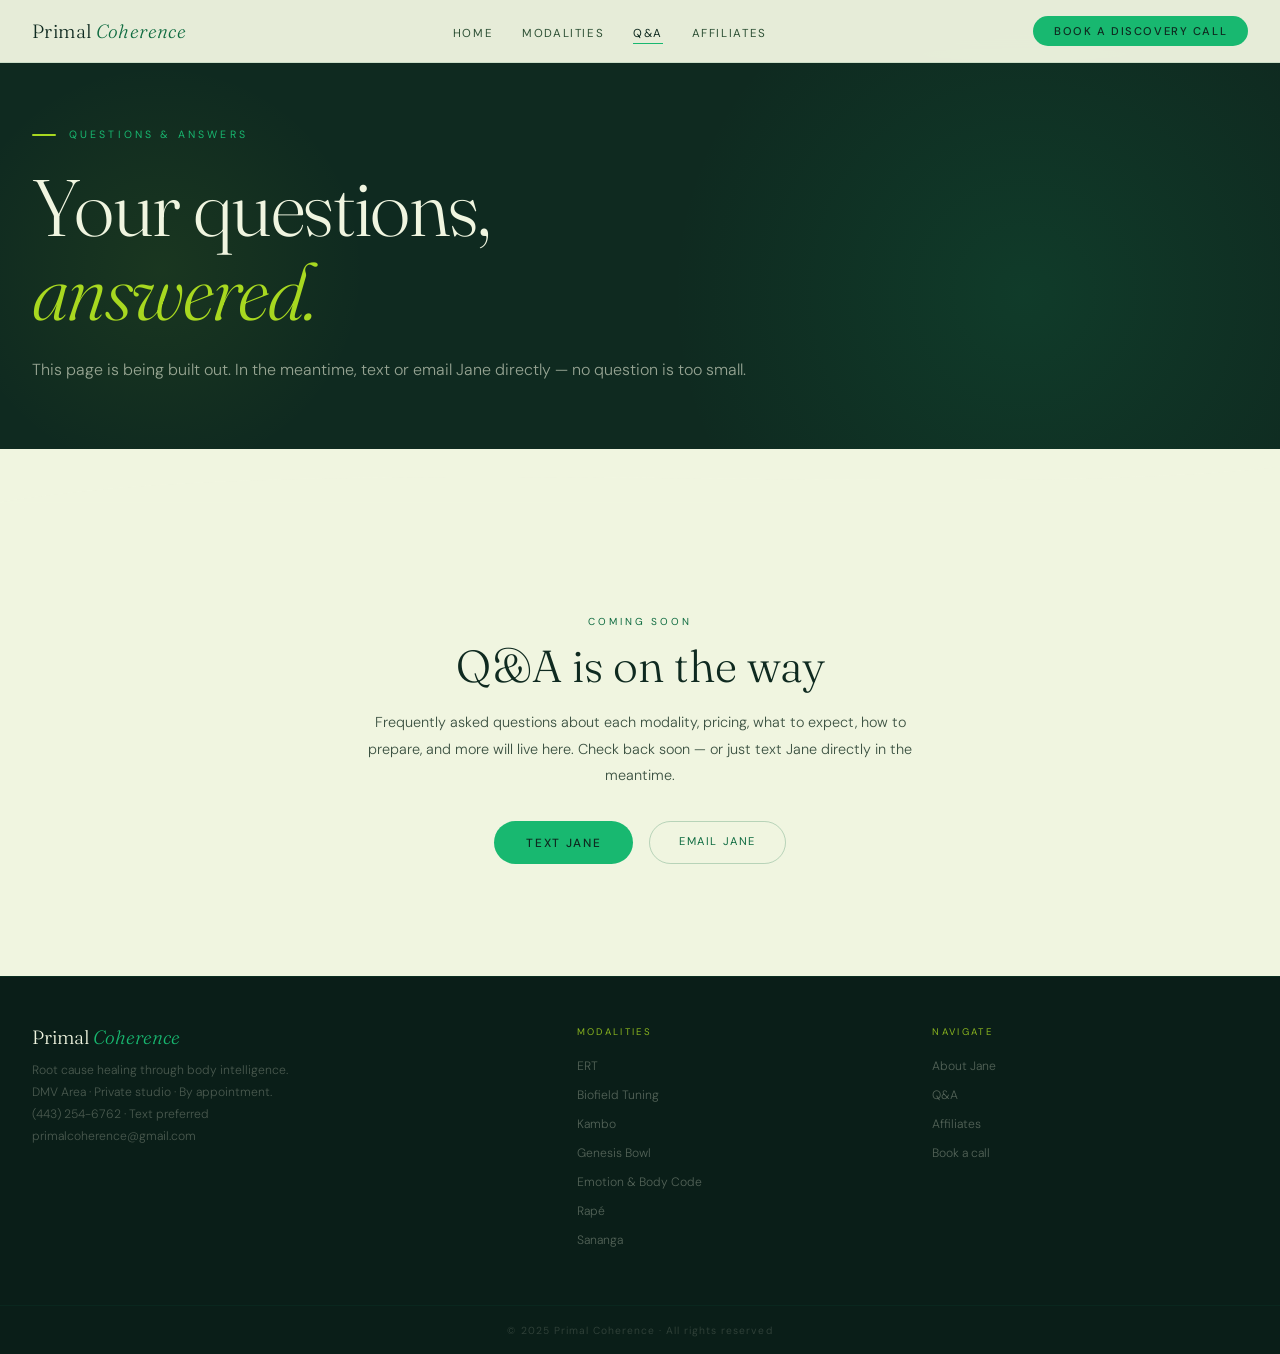
<file: primal-coherence 5/faq.html>
<!DOCTYPE html>
<html lang="en">
<head>
<meta charset="UTF-8">
<meta name="viewport" content="width=device-width, initial-scale=1.0">
<title>Q&A · Primal Coherence</title>
<link rel="stylesheet" href="style.css">
<style>
.coming-soon{max-width:560px;margin:0 auto;text-align:center;padding:3rem 0}
.coming-soon p{font-size:0.9rem;line-height:1.85;color:var(--text-body);font-weight:300;margin-bottom:1rem}
</style>
</head>
<body>
<nav>
  <a href="index.html" class="nav-logo">Primal <em>Coherence</em></a>
  <ul class="nav-links">
    <li><a href="index.html">Home</a></li>
    <li><a href="modalities.html">Modalities</a></li>
    <li><a class="active" href="faq.html">Q&amp;A</a></li>
    <li><a href="affiliates.html">Affiliates</a></li>
  </ul>
  <a href="index.html#booking" class="nav-cta">Book a Discovery Call</a>
  <button class="nav-hamburger" id="hamburger" aria-label="Open menu">
    <span></span><span></span><span></span>
  </button>
</nav>


<section class="page-hero">
  <div class="page-hero-blob"></div>
  <div class="page-hero-blob2"></div>
  <div class="page-hero-inner">
    <p class="page-kicker">Questions &amp; Answers</p>
    <h1 class="page-h1">Your questions,<br><em>answered.</em></h1>
    <p class="page-intro">This page is being built out. In the meantime, text or email Jane directly — no question is too small.</p>
  </div>
</section>

<svg class="wave" viewBox="0 0 1440 60" preserveAspectRatio="none" xmlns="http://www.w3.org/2000/svg"><path d="M0,60 C360,0 1080,60 1440,20 L1440,60 Z" fill="#f0f5e0"/></svg>

<section class="s-wrap">
  <div class="s-inner">
    <div class="coming-soon reveal">
      <span class="s-eye">Coming soon</span>
      <h2 class="s-h2" style="margin-bottom:1.2rem">Q&amp;A is on the way</h2>
      <p>Frequently asked questions about each modality, pricing, what to expect, how to prepare, and more will live here. Check back soon — or just text Jane directly in the meantime.</p>
      <div style="margin-top:2rem;display:flex;justify-content:center;gap:1rem;flex-wrap:wrap">
        <a href="sms:+14432546762" class="btn-green">Text Jane</a>
        <a href="mailto:primalcoherence@gmail.com" class="btn-outline-dark">Email Jane</a>
      </div>
    </div>
  </div>
</section>

<footer>
  <div><a href="index.html" class="ft-logo">Primal <em>Coherence</em></a><p class="ft-tag">Root cause healing through body intelligence.<br>DMV Area · Private studio · By appointment.<br>(443) 254-6762 · Text preferred<br>primalcoherence@gmail.com</p></div>
  <div class="ft-col"><h4>Modalities</h4><ul><li><a href="ert.html">ERT</a></li><li><a href="biofield.html">Biofield Tuning</a></li><li><a href="kambo.html">Kambo</a></li><li><a href="genesis-bowl.html">Genesis Bowl</a></li><li><a href="emotion-code.html">Emotion &amp; Body Code</a></li><li><a href="rape.html">Rapé</a></li><li><a href="sananga.html">Sananga</a></li></ul></div>
  <div class="ft-col"><h4>Navigate</h4><ul><li><a href="about.html">About Jane</a></li><li><a href="faq.html">Q&amp;A</a></li><li><a href="affiliates.html">Affiliates</a></li><li><a href="index.html#booking">Book a call</a></li></ul></div>
</footer>
<div class="ft-copy">© 2025 Primal Coherence · All rights reserved</div>
<script>const io=new IntersectionObserver(e=>{e.forEach((el,i)=>{if(el.isIntersecting)setTimeout(()=>el.target.classList.add('in'),i*70)})},{threshold:0.07});document.querySelectorAll('.reveal').forEach(el=>io.observe(el));</script>
<script>
const ham=document.getElementById("hamburger");
const drawer=document.getElementById("navDrawer");
if(ham&&drawer){
  ham.addEventListener("click",()=>{
    ham.classList.toggle("open");
    drawer.classList.toggle("open");
    document.body.style.overflow=drawer.classList.contains("open")?"hidden":"";
  });
  drawer.querySelectorAll("a").forEach(a=>{
    a.addEventListener("click",()=>{
      ham.classList.remove("open");
      drawer.classList.remove("open");
      document.body.style.overflow="";
    });
  });
}
</script>
</body>
</html>
</file>
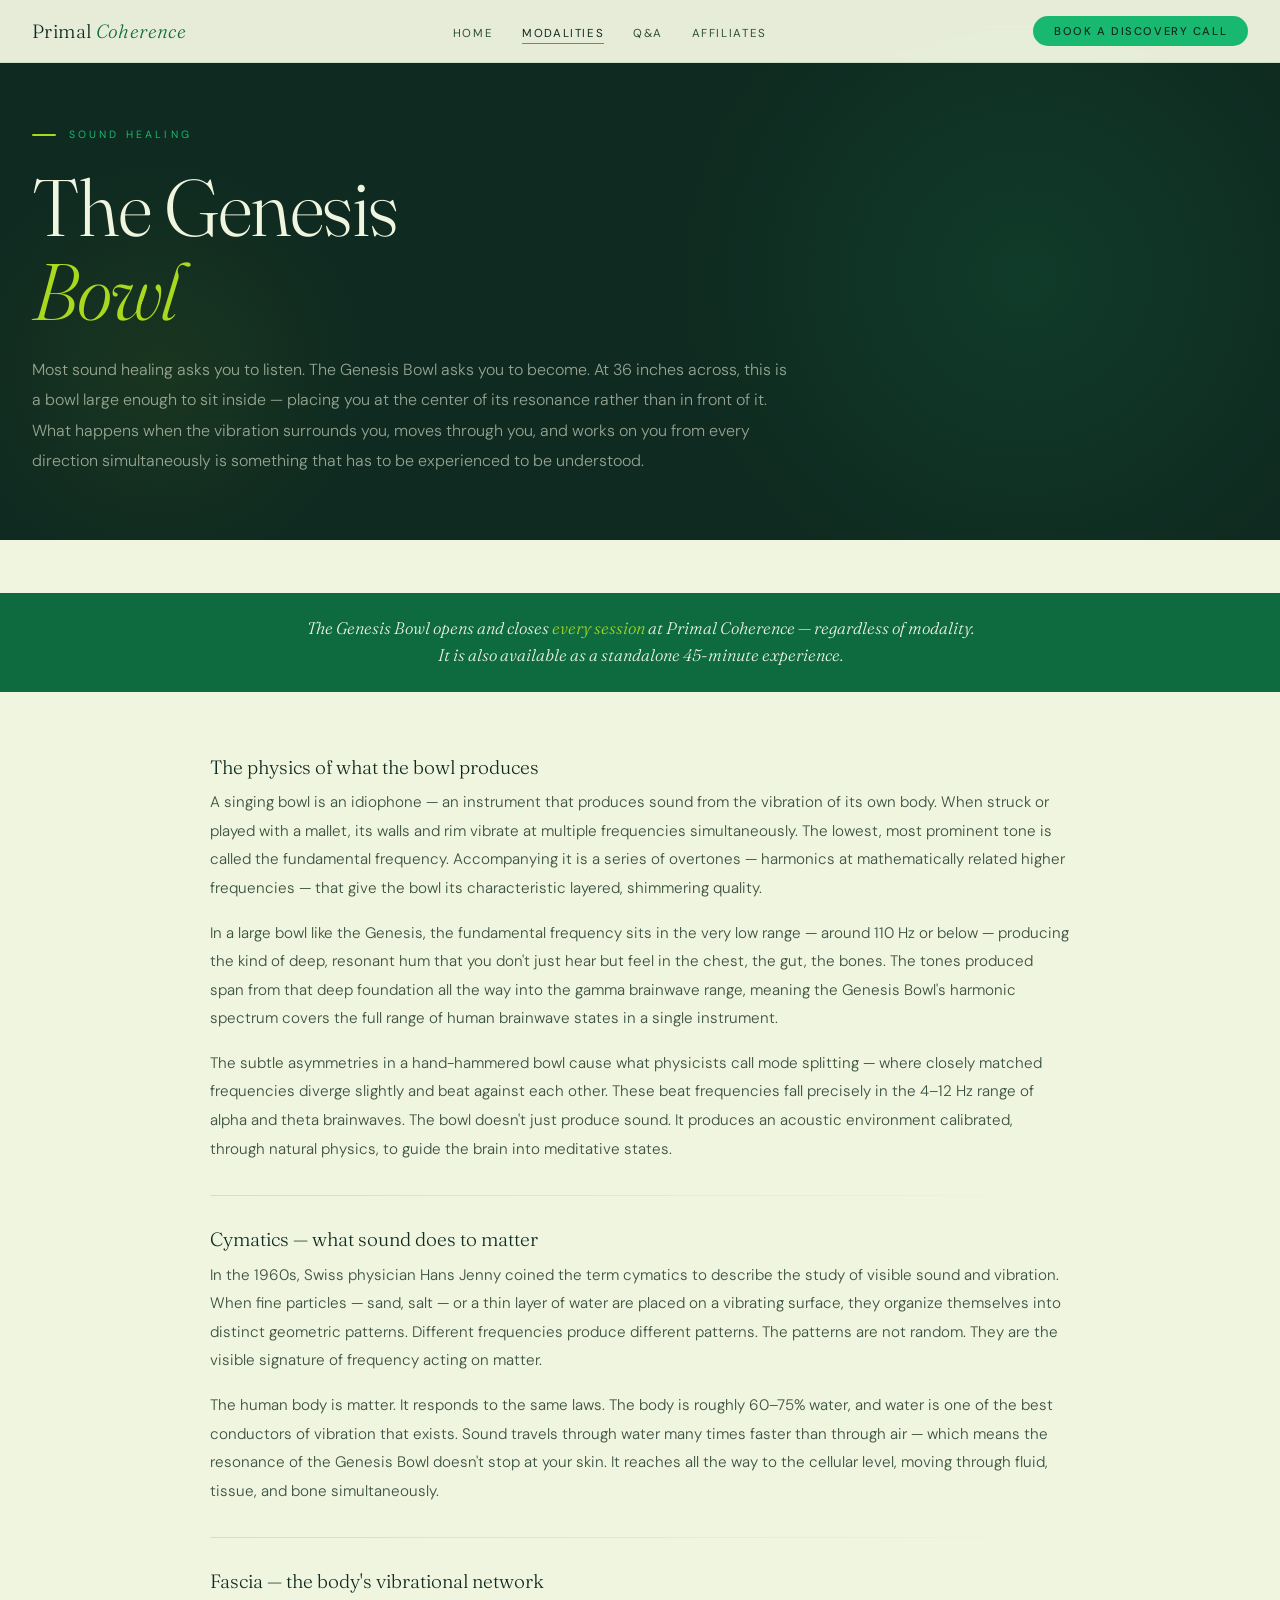
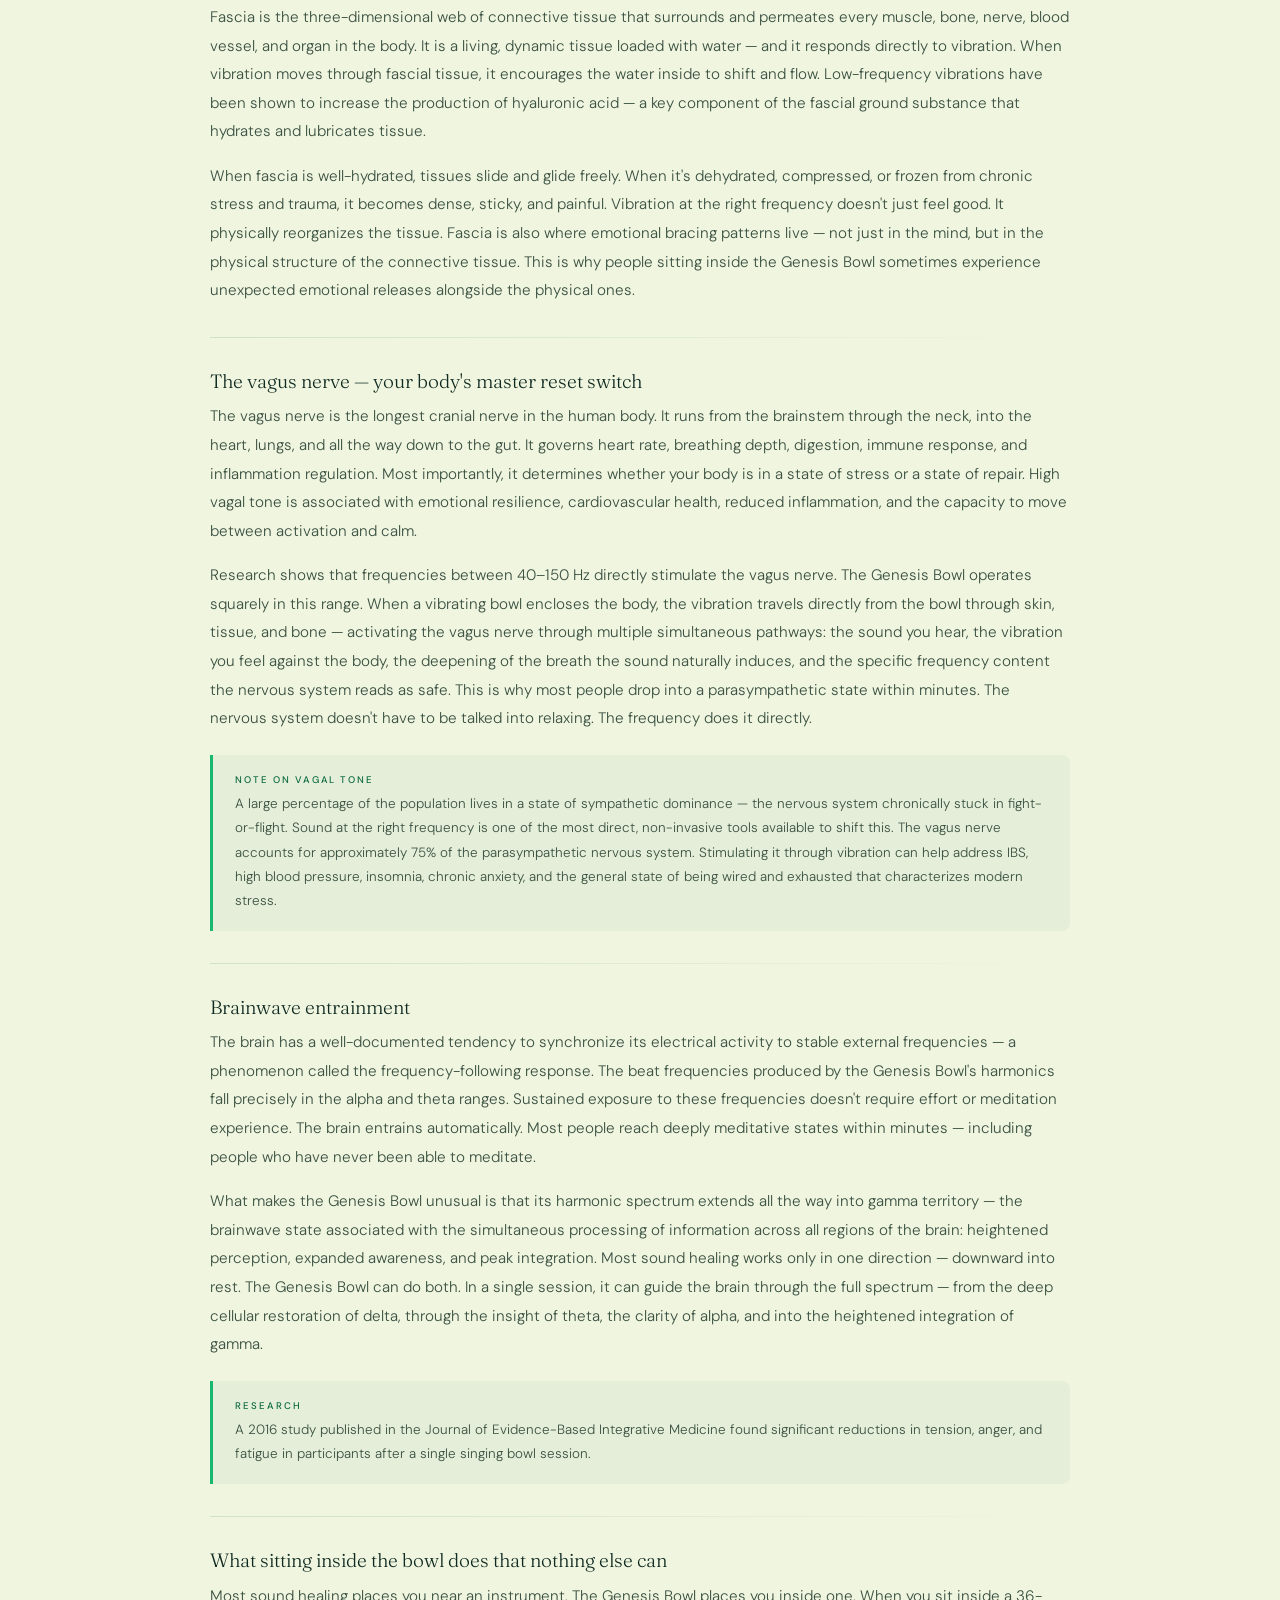
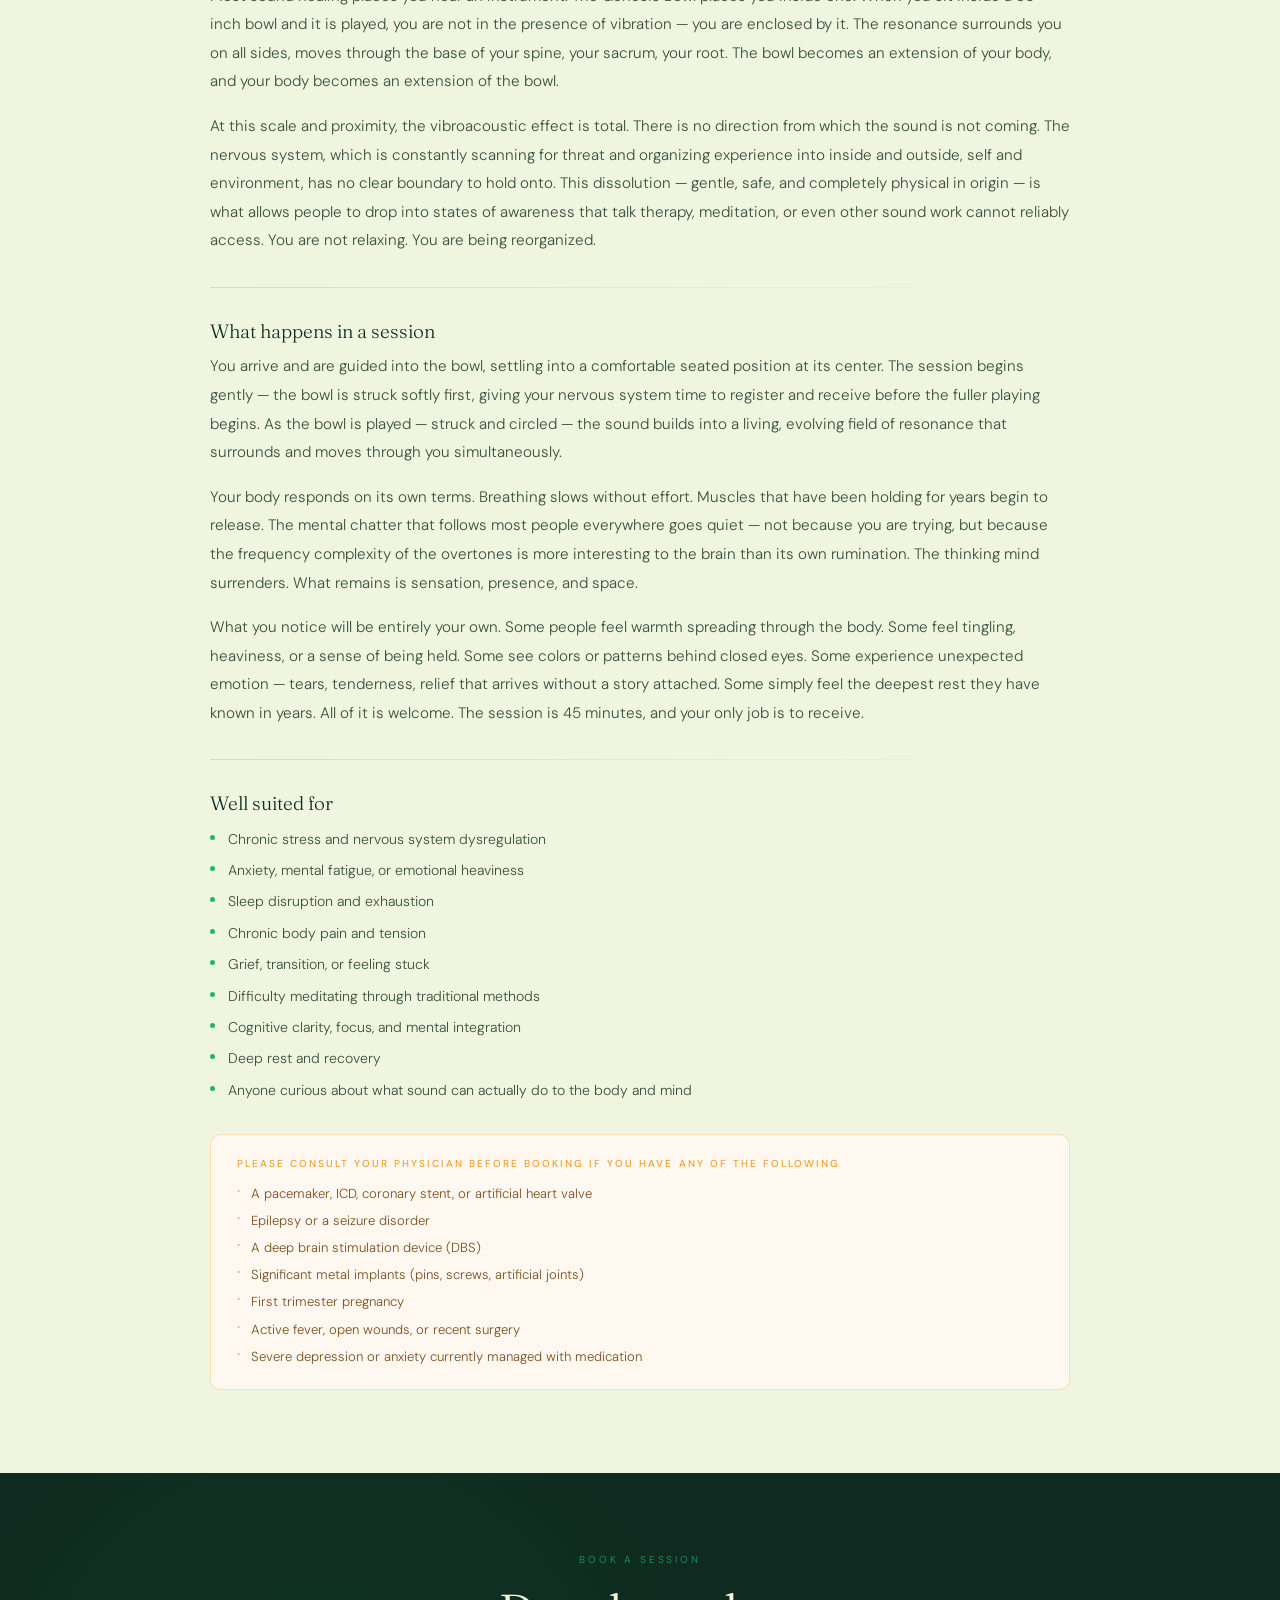
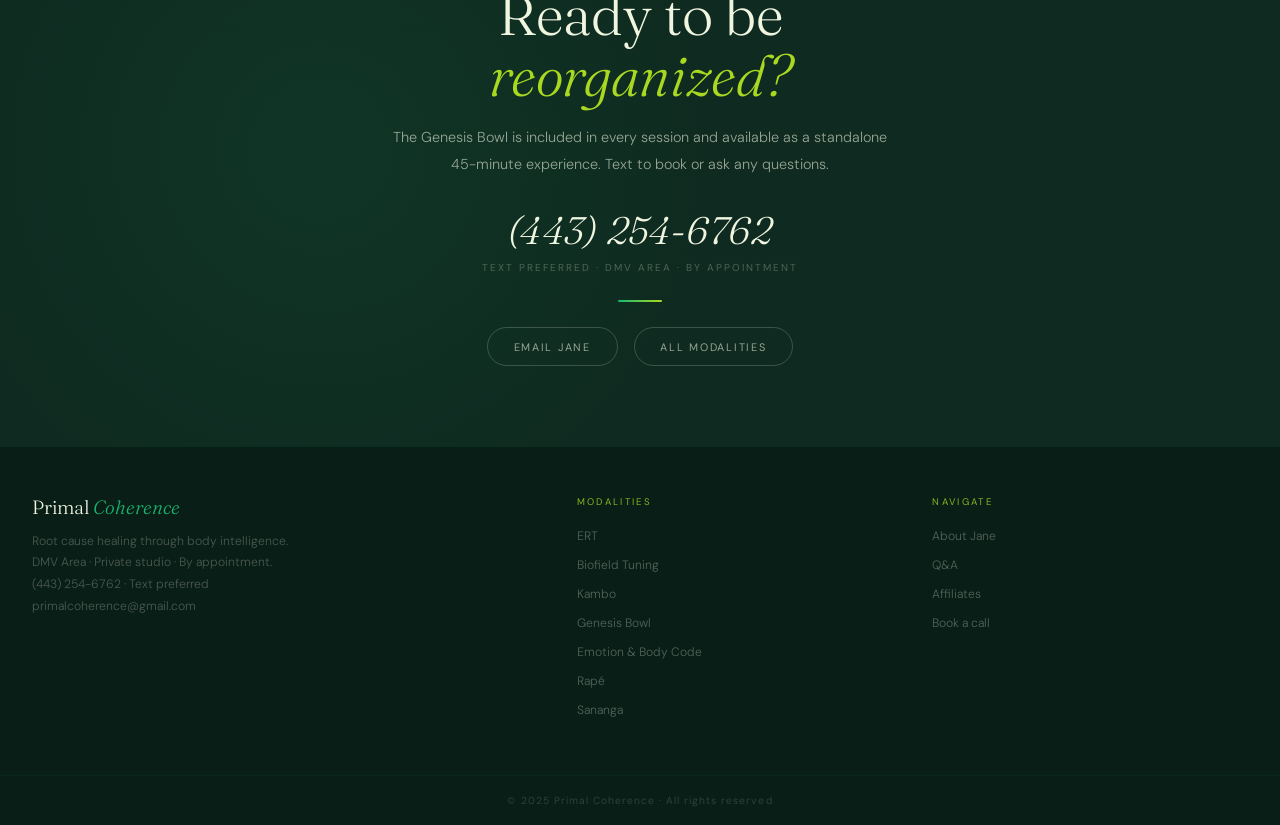
<file: primal-coherence 5/genesis-bowl.html>
<!DOCTYPE html>
<html lang="en">
<head>
<meta charset="UTF-8">
<meta name="viewport" content="width=device-width, initial-scale=1.0">
<title>The Genesis Bowl · Primal Coherence</title>
<link rel="stylesheet" href="style.css">
</head>
<body>
<nav>
  <a href="index.html" class="nav-logo">Primal <em>Coherence</em></a>
  <ul class="nav-links">
    <li><a href="index.html">Home</a></li>
    <li><a class="active" href="modalities.html">Modalities</a></li>
    <li><a href="faq.html">Q&amp;A</a></li>
    <li><a href="affiliates.html">Affiliates</a></li>
  </ul>
  <a href="index.html#booking" class="nav-cta">Book a Discovery Call</a>
  <button class="nav-hamburger" id="hamburger" aria-label="Open menu">
    <span></span><span></span><span></span>
  </button>
</nav>


<section class="page-hero">
  <div class="page-hero-blob"></div>
  <div class="page-hero-blob2"></div>
  <div class="page-hero-inner">
    <p class="page-kicker">Sound Healing</p>
    <h1 class="page-h1">The Genesis<br><em>Bowl</em></h1>
    <p class="page-intro">Most sound healing asks you to listen. The Genesis Bowl asks you to become. At 36 inches across, this is a bowl large enough to sit inside — placing you at the center of its resonance rather than in front of it. What happens when the vibration surrounds you, moves through you, and works on you from every direction simultaneously is something that has to be experienced to be understood.</p>
  </div>
</section>

<svg class="wave" viewBox="0 0 1440 60" preserveAspectRatio="none" xmlns="http://www.w3.org/2000/svg"><path d="M0,60 C360,0 1080,60 1440,20 L1440,60 Z" fill="#f0f5e0"/></svg>

<div class="bowl-banner">
  <p>The Genesis Bowl opens and closes <em>every session</em> at Primal Coherence — regardless of modality.<br>It is also available as a standalone 45-minute experience.</p>
</div>

<section class="s-wrap">
  <div class="s-inner reveal">

    <h2 class="rich-h3">The physics of what the bowl produces</h2>
    <p class="s-p">A singing bowl is an idiophone — an instrument that produces sound from the vibration of its own body. When struck or played with a mallet, its walls and rim vibrate at multiple frequencies simultaneously. The lowest, most prominent tone is called the fundamental frequency. Accompanying it is a series of overtones — harmonics at mathematically related higher frequencies — that give the bowl its characteristic layered, shimmering quality.</p>
    <p class="s-p">In a large bowl like the Genesis, the fundamental frequency sits in the very low range — around 110 Hz or below — producing the kind of deep, resonant hum that you don't just hear but feel in the chest, the gut, the bones. The tones produced span from that deep foundation all the way into the gamma brainwave range, meaning the Genesis Bowl's harmonic spectrum covers the full range of human brainwave states in a single instrument.</p>
    <p class="s-p">The subtle asymmetries in a hand-hammered bowl cause what physicists call mode splitting — where closely matched frequencies diverge slightly and beat against each other. These beat frequencies fall precisely in the 4–12 Hz range of alpha and theta brainwaves. The bowl doesn't just produce sound. It produces an acoustic environment calibrated, through natural physics, to guide the brain into meditative states.</p>

    <div class="divider"></div>

    <h2 class="rich-h3">Cymatics — what sound does to matter</h2>
    <p class="s-p">In the 1960s, Swiss physician Hans Jenny coined the term cymatics to describe the study of visible sound and vibration. When fine particles — sand, salt — or a thin layer of water are placed on a vibrating surface, they organize themselves into distinct geometric patterns. Different frequencies produce different patterns. The patterns are not random. They are the visible signature of frequency acting on matter.</p>
    <p class="s-p">The human body is matter. It responds to the same laws. The body is roughly 60–75% water, and water is one of the best conductors of vibration that exists. Sound travels through water many times faster than through air — which means the resonance of the Genesis Bowl doesn't stop at your skin. It reaches all the way to the cellular level, moving through fluid, tissue, and bone simultaneously.</p>

    <div class="divider"></div>

    <h2 class="rich-h3">Fascia — the body's vibrational network</h2>
    <p class="s-p">Fascia is the three-dimensional web of connective tissue that surrounds and permeates every muscle, bone, nerve, blood vessel, and organ in the body. It is a living, dynamic tissue loaded with water — and it responds directly to vibration. When vibration moves through fascial tissue, it encourages the water inside to shift and flow. Low-frequency vibrations have been shown to increase the production of hyaluronic acid — a key component of the fascial ground substance that hydrates and lubricates tissue.</p>
    <p class="s-p">When fascia is well-hydrated, tissues slide and glide freely. When it's dehydrated, compressed, or frozen from chronic stress and trauma, it becomes dense, sticky, and painful. Vibration at the right frequency doesn't just feel good. It physically reorganizes the tissue. Fascia is also where emotional bracing patterns live — not just in the mind, but in the physical structure of the connective tissue. This is why people sitting inside the Genesis Bowl sometimes experience unexpected emotional releases alongside the physical ones.</p>

    <div class="divider"></div>

    <h2 class="rich-h3">The vagus nerve — your body's master reset switch</h2>
    <p class="s-p">The vagus nerve is the longest cranial nerve in the human body. It runs from the brainstem through the neck, into the heart, lungs, and all the way down to the gut. It governs heart rate, breathing depth, digestion, immune response, and inflammation regulation. Most importantly, it determines whether your body is in a state of stress or a state of repair. High vagal tone is associated with emotional resilience, cardiovascular health, reduced inflammation, and the capacity to move between activation and calm.</p>
    <p class="s-p">Research shows that frequencies between 40–150 Hz directly stimulate the vagus nerve. The Genesis Bowl operates squarely in this range. When a vibrating bowl encloses the body, the vibration travels directly from the bowl through skin, tissue, and bone — activating the vagus nerve through multiple simultaneous pathways: the sound you hear, the vibration you feel against the body, the deepening of the breath the sound naturally induces, and the specific frequency content the nervous system reads as safe. This is why most people drop into a parasympathetic state within minutes. The nervous system doesn't have to be talked into relaxing. The frequency does it directly.</p>

    <div class="callout">
      <span class="callout-label">Note on vagal tone</span>
      <p>A large percentage of the population lives in a state of sympathetic dominance — the nervous system chronically stuck in fight-or-flight. Sound at the right frequency is one of the most direct, non-invasive tools available to shift this. The vagus nerve accounts for approximately 75% of the parasympathetic nervous system. Stimulating it through vibration can help address IBS, high blood pressure, insomnia, chronic anxiety, and the general state of being wired and exhausted that characterizes modern stress.</p>
    </div>

    <div class="divider"></div>

    <h2 class="rich-h3">Brainwave entrainment</h2>
    <p class="s-p">The brain has a well-documented tendency to synchronize its electrical activity to stable external frequencies — a phenomenon called the frequency-following response. The beat frequencies produced by the Genesis Bowl's harmonics fall precisely in the alpha and theta ranges. Sustained exposure to these frequencies doesn't require effort or meditation experience. The brain entrains automatically. Most people reach deeply meditative states within minutes — including people who have never been able to meditate.</p>
    <p class="s-p">What makes the Genesis Bowl unusual is that its harmonic spectrum extends all the way into gamma territory — the brainwave state associated with the simultaneous processing of information across all regions of the brain: heightened perception, expanded awareness, and peak integration. Most sound healing works only in one direction — downward into rest. The Genesis Bowl can do both. In a single session, it can guide the brain through the full spectrum — from the deep cellular restoration of delta, through the insight of theta, the clarity of alpha, and into the heightened integration of gamma.</p>

    <div class="callout">
      <span class="callout-label">Research</span>
      <p>A 2016 study published in the Journal of Evidence-Based Integrative Medicine found significant reductions in tension, anger, and fatigue in participants after a single singing bowl session.</p>
    </div>

    <div class="divider"></div>

    <h2 class="rich-h3">What sitting inside the bowl does that nothing else can</h2>
    <p class="s-p">Most sound healing places you near an instrument. The Genesis Bowl places you inside one. When you sit inside a 36-inch bowl and it is played, you are not in the presence of vibration — you are enclosed by it. The resonance surrounds you on all sides, moves through the base of your spine, your sacrum, your root. The bowl becomes an extension of your body, and your body becomes an extension of the bowl.</p>
    <p class="s-p">At this scale and proximity, the vibroacoustic effect is total. There is no direction from which the sound is not coming. The nervous system, which is constantly scanning for threat and organizing experience into inside and outside, self and environment, has no clear boundary to hold onto. This dissolution — gentle, safe, and completely physical in origin — is what allows people to drop into states of awareness that talk therapy, meditation, or even other sound work cannot reliably access. You are not relaxing. You are being reorganized.</p>

    <div class="divider"></div>

    <h2 class="rich-h3">What happens in a session</h2>
    <p class="s-p">You arrive and are guided into the bowl, settling into a comfortable seated position at its center. The session begins gently — the bowl is struck softly first, giving your nervous system time to register and receive before the fuller playing begins. As the bowl is played — struck and circled — the sound builds into a living, evolving field of resonance that surrounds and moves through you simultaneously.</p>
    <p class="s-p">Your body responds on its own terms. Breathing slows without effort. Muscles that have been holding for years begin to release. The mental chatter that follows most people everywhere goes quiet — not because you are trying, but because the frequency complexity of the overtones is more interesting to the brain than its own rumination. The thinking mind surrenders. What remains is sensation, presence, and space.</p>
    <p class="s-p">What you notice will be entirely your own. Some people feel warmth spreading through the body. Some feel tingling, heaviness, or a sense of being held. Some see colors or patterns behind closed eyes. Some experience unexpected emotion — tears, tenderness, relief that arrives without a story attached. Some simply feel the deepest rest they have known in years. All of it is welcome. The session is 45 minutes, and your only job is to receive.</p>

    <div class="divider"></div>

    <h2 class="rich-h3">Well suited for</h2>
    <ul class="rich-list">
      <li>Chronic stress and nervous system dysregulation</li>
      <li>Anxiety, mental fatigue, or emotional heaviness</li>
      <li>Sleep disruption and exhaustion</li>
      <li>Chronic body pain and tension</li>
      <li>Grief, transition, or feeling stuck</li>
      <li>Difficulty meditating through traditional methods</li>
      <li>Cognitive clarity, focus, and mental integration</li>
      <li>Deep rest and recovery</li>
      <li>Anyone curious about what sound can actually do to the body and mind</li>
    </ul>

    <div class="contra-box" style="margin-top:2rem">
      <span class="contra-box-title">Please consult your physician before booking if you have any of the following</span>
      <ul>
        <li>A pacemaker, ICD, coronary stent, or artificial heart valve</li>
        <li>Epilepsy or a seizure disorder</li>
        <li>A deep brain stimulation device (DBS)</li>
        <li>Significant metal implants (pins, screws, artificial joints)</li>
        <li>First trimester pregnancy</li>
        <li>Active fever, open wounds, or recent surgery</li>
        <li>Severe depression or anxiety currently managed with medication</li>
      </ul>
    </div>

  </div>
</section>

<section class="booking-wrap">
  <div class="booking-inner reveal">
    <span class="booking-eye">Book a session</span>
    <h2 class="booking-h2">Ready to be<br><em>reorganized?</em></h2>
    <p class="booking-p">The Genesis Bowl is included in every session and available as a standalone 45-minute experience. Text to book or ask any questions.</p>
    <div class="booking-phone-wrap">
      <a href="sms:+14432546762" class="booking-phone">(443) 254-6762</a>
      <span class="booking-note">Text preferred · DMV area · By appointment</span>
    </div>
    <div class="booking-divider"></div>
    <div class="booking-alt">
      <a href="mailto:primalcoherence@gmail.com" class="btn-outline-light">Email Jane</a>
      <a href="modalities.html" class="btn-outline-light">All modalities</a>
    </div>
  </div>
</section>

<footer>
  <div><a href="index.html" class="ft-logo">Primal <em>Coherence</em></a><p class="ft-tag">Root cause healing through body intelligence.<br>DMV Area · Private studio · By appointment.<br>(443) 254-6762 · Text preferred<br>primalcoherence@gmail.com</p></div>
  <div class="ft-col"><h4>Modalities</h4><ul><li><a href="ert.html">ERT</a></li><li><a href="biofield.html">Biofield Tuning</a></li><li><a href="kambo.html">Kambo</a></li><li><a href="genesis-bowl.html">Genesis Bowl</a></li><li><a href="emotion-code.html">Emotion &amp; Body Code</a></li><li><a href="rape.html">Rapé</a></li><li><a href="sananga.html">Sananga</a></li></ul></div>
  <div class="ft-col"><h4>Navigate</h4><ul><li><a href="about.html">About Jane</a></li><li><a href="faq.html">Q&amp;A</a></li><li><a href="affiliates.html">Affiliates</a></li><li><a href="index.html#booking">Book a call</a></li></ul></div>
</footer>
<div class="ft-copy">© 2025 Primal Coherence · All rights reserved</div>
<script>const io=new IntersectionObserver(e=>{e.forEach((el,i)=>{if(el.isIntersecting)setTimeout(()=>el.target.classList.add('in'),i*70)})},{threshold:0.07});document.querySelectorAll('.reveal').forEach(el=>io.observe(el));</script>
<script>
const ham=document.getElementById("hamburger");
const drawer=document.getElementById("navDrawer");
if(ham&&drawer){
  ham.addEventListener("click",()=>{
    ham.classList.toggle("open");
    drawer.classList.toggle("open");
    document.body.style.overflow=drawer.classList.contains("open")?"hidden":"";
  });
  drawer.querySelectorAll("a").forEach(a=>{
    a.addEventListener("click",()=>{
      ham.classList.remove("open");
      drawer.classList.remove("open");
      document.body.style.overflow="";
    });
  });
}
</script>
</body>
</html>
</file>
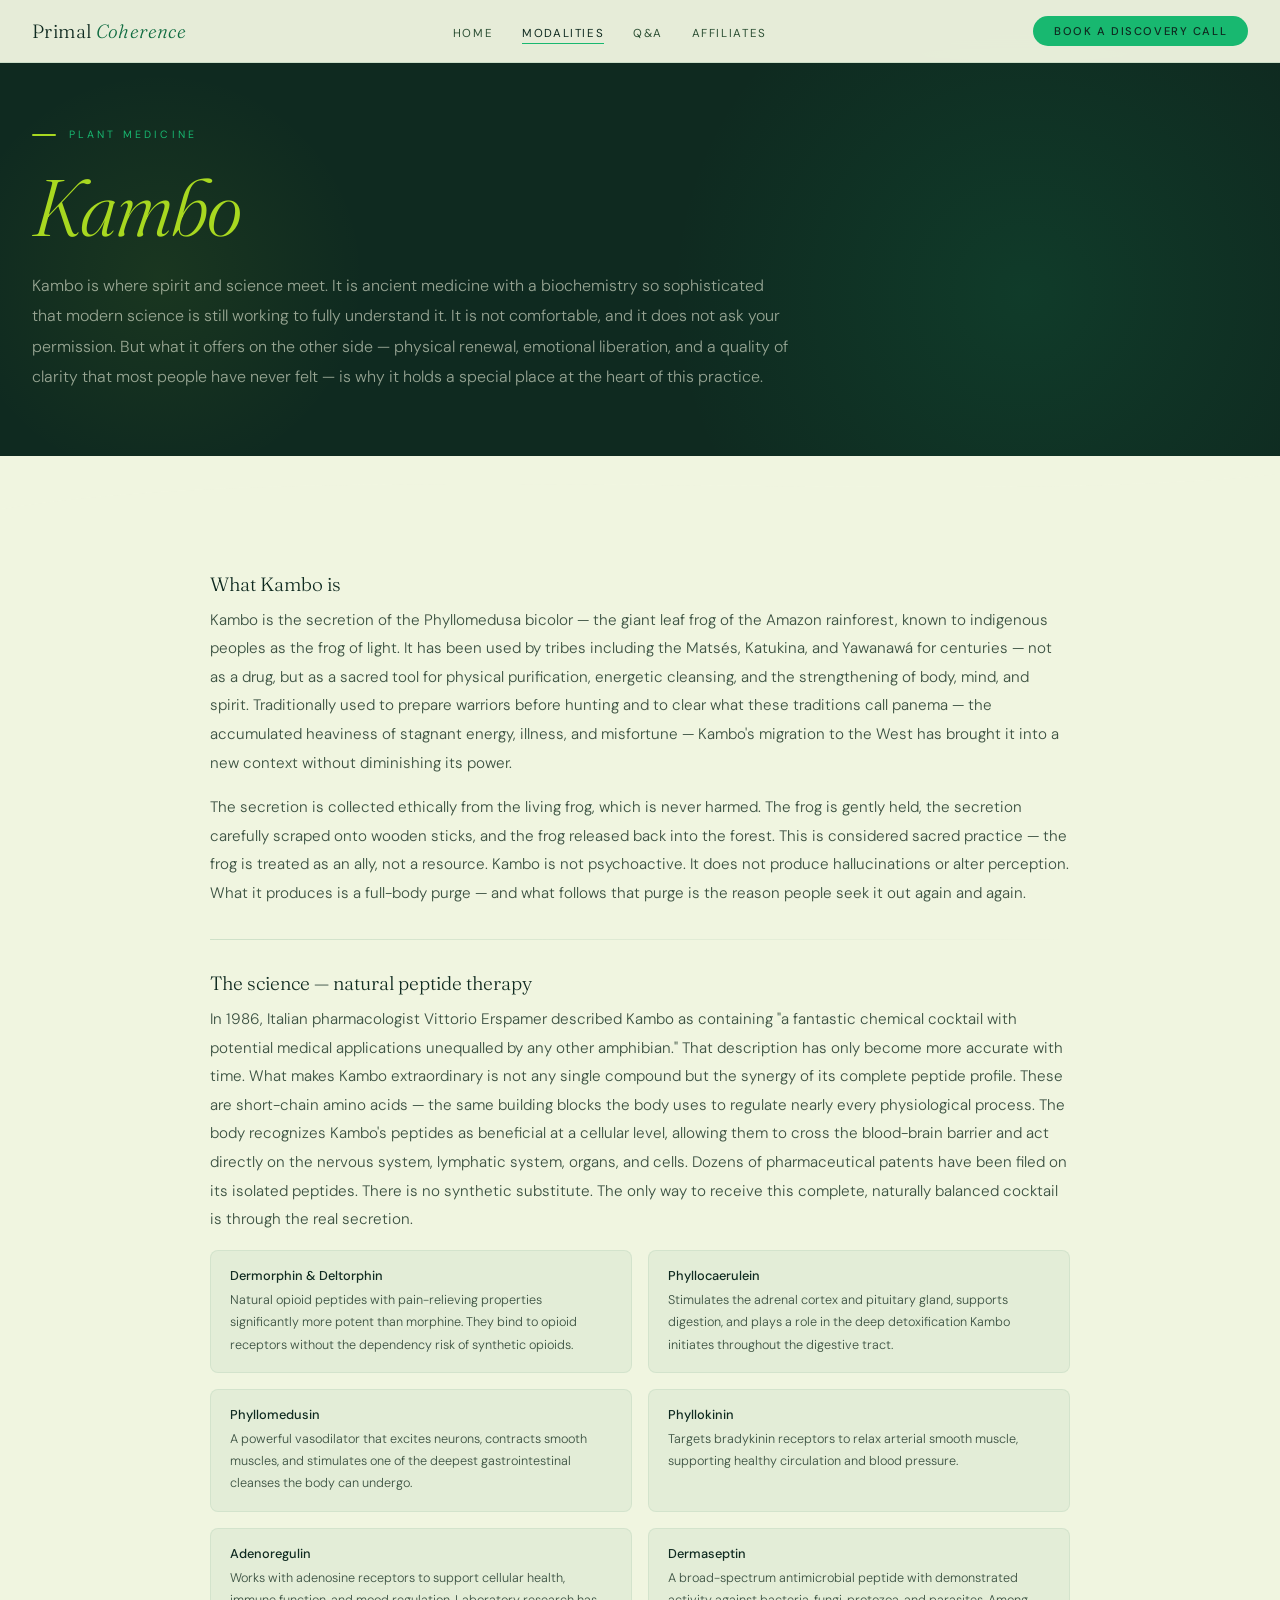
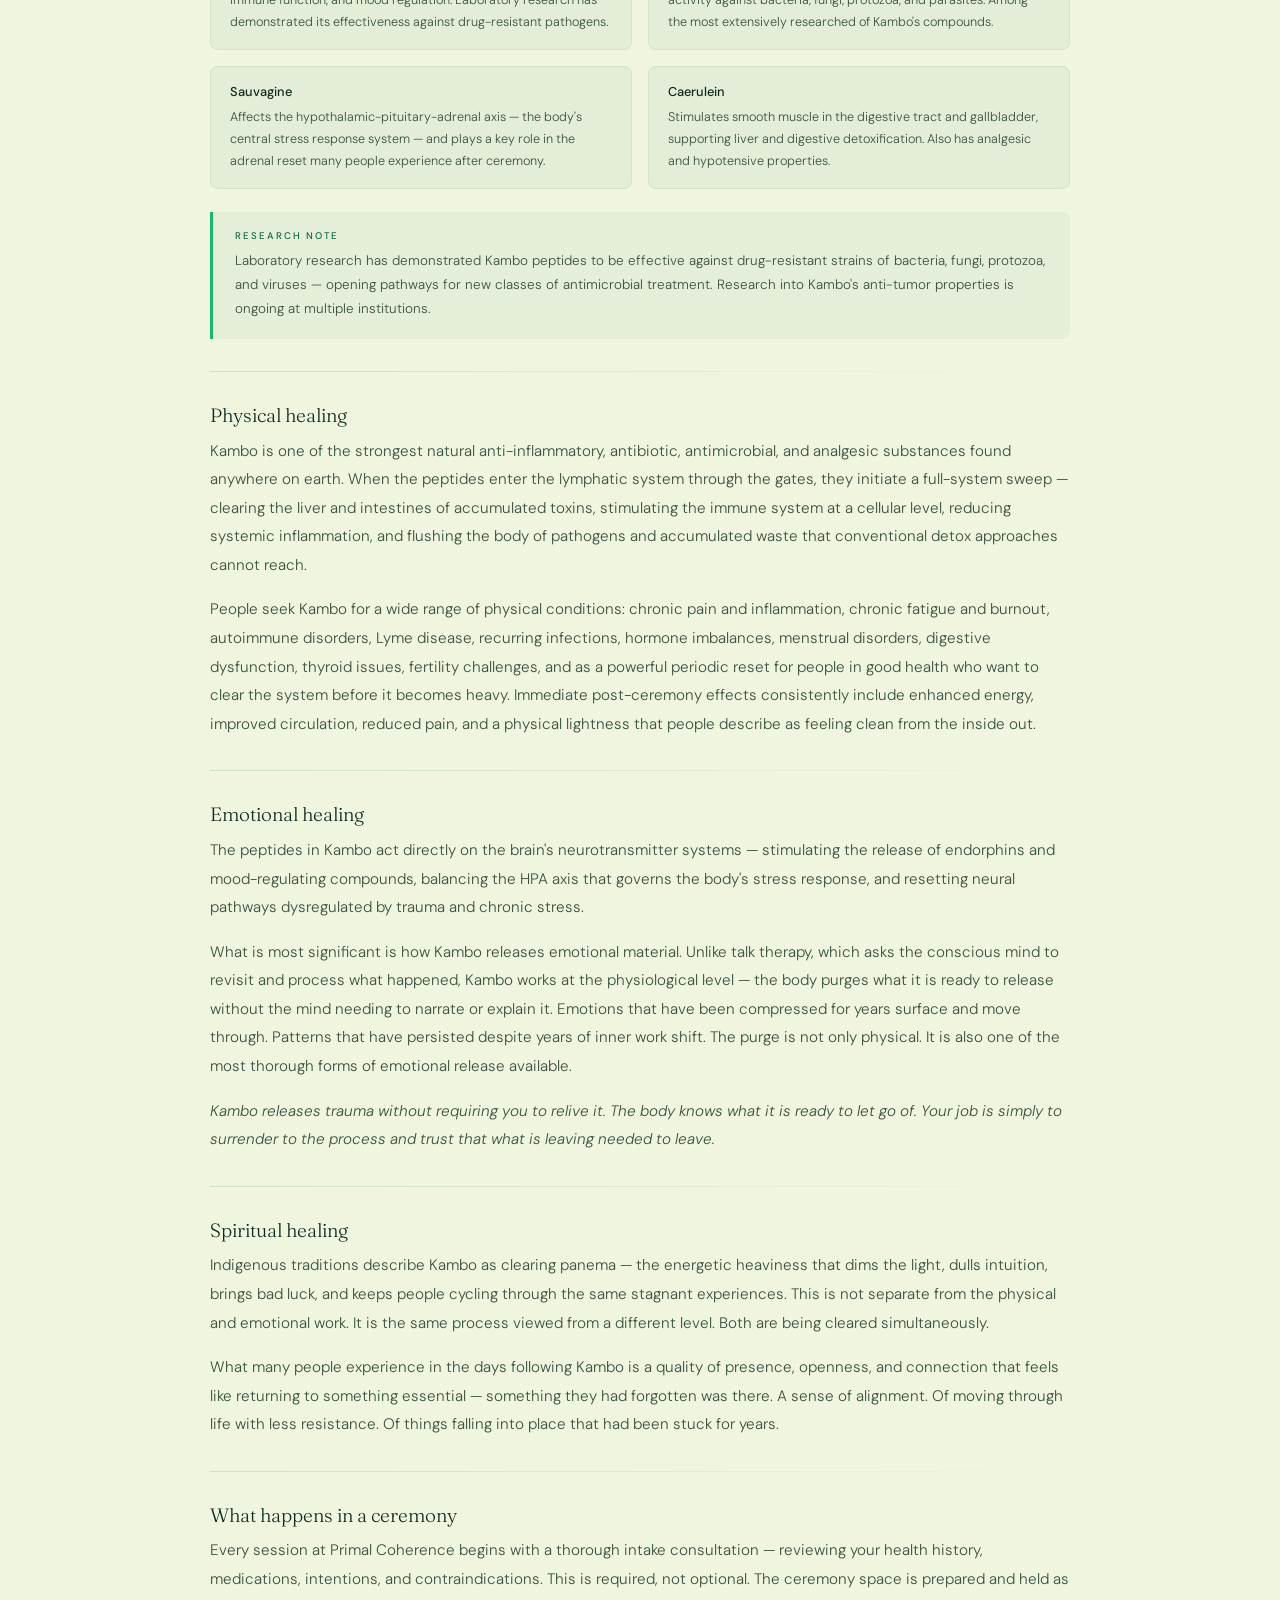
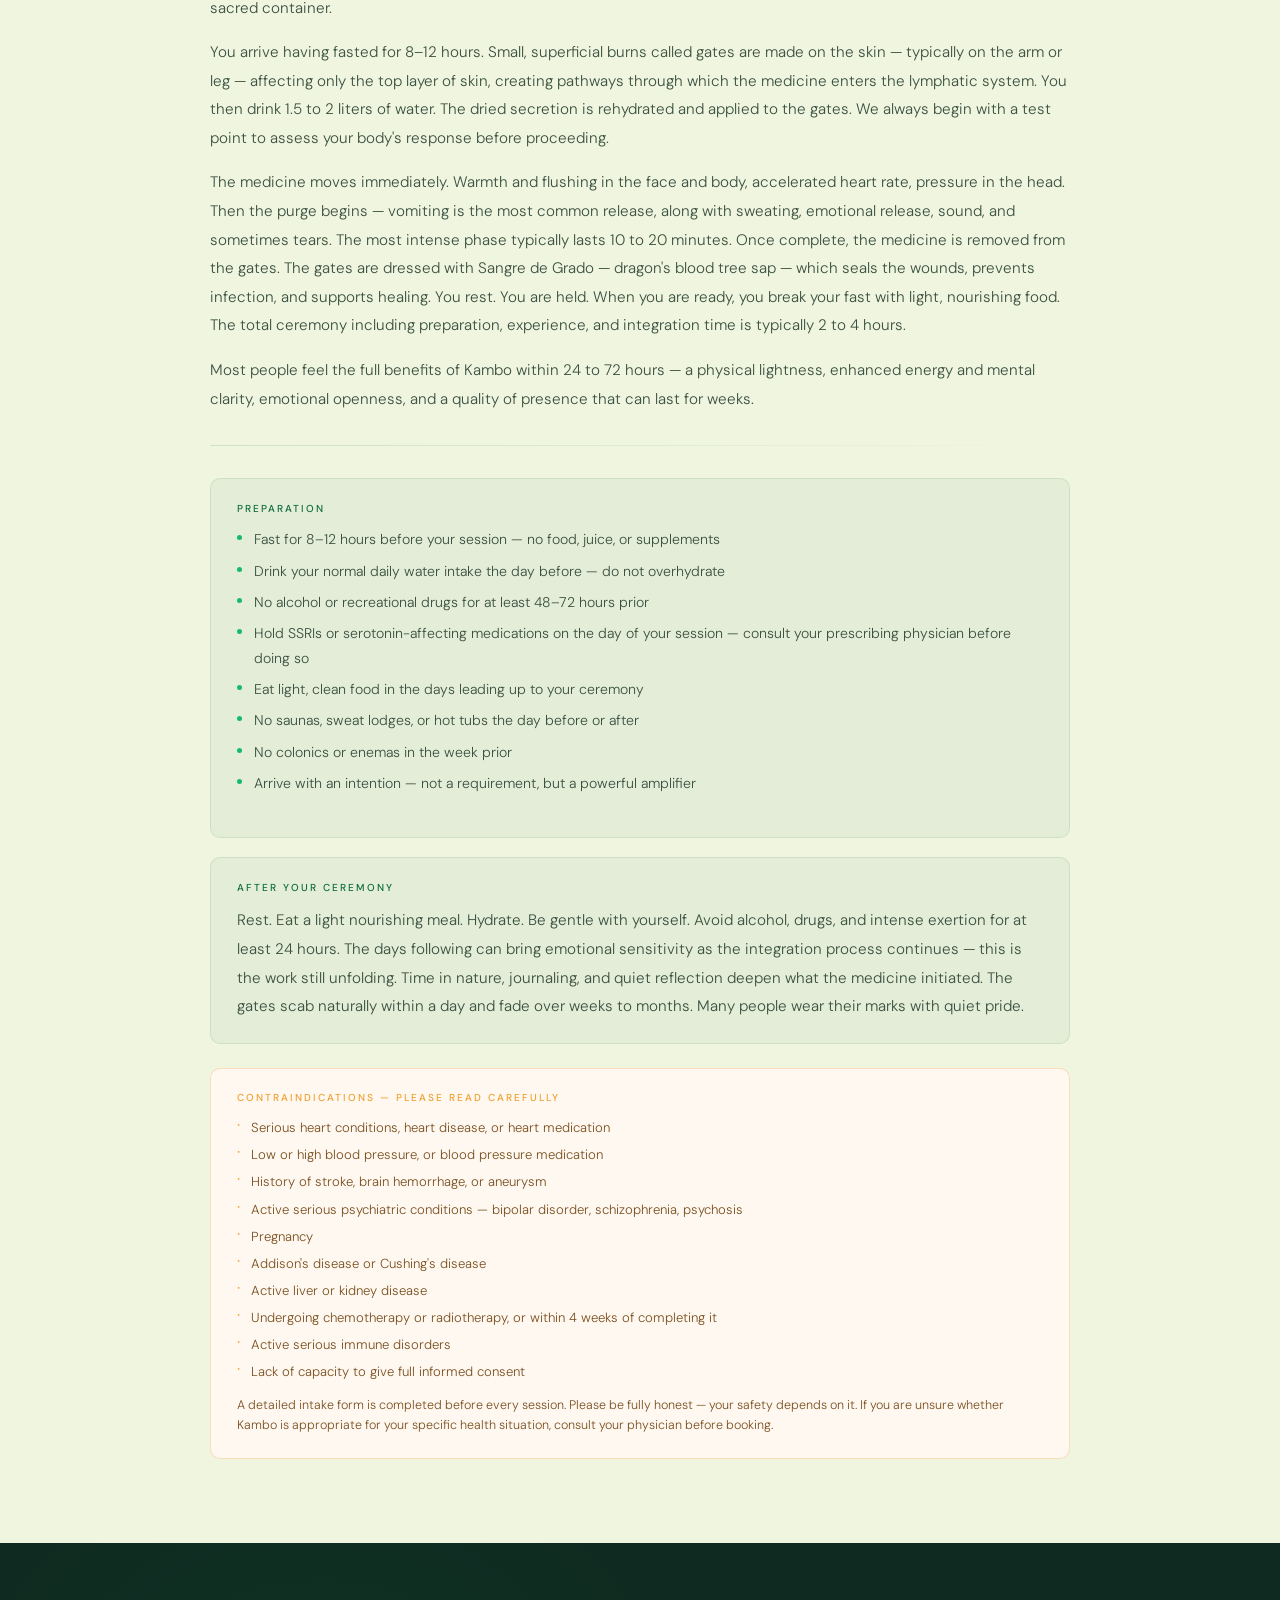
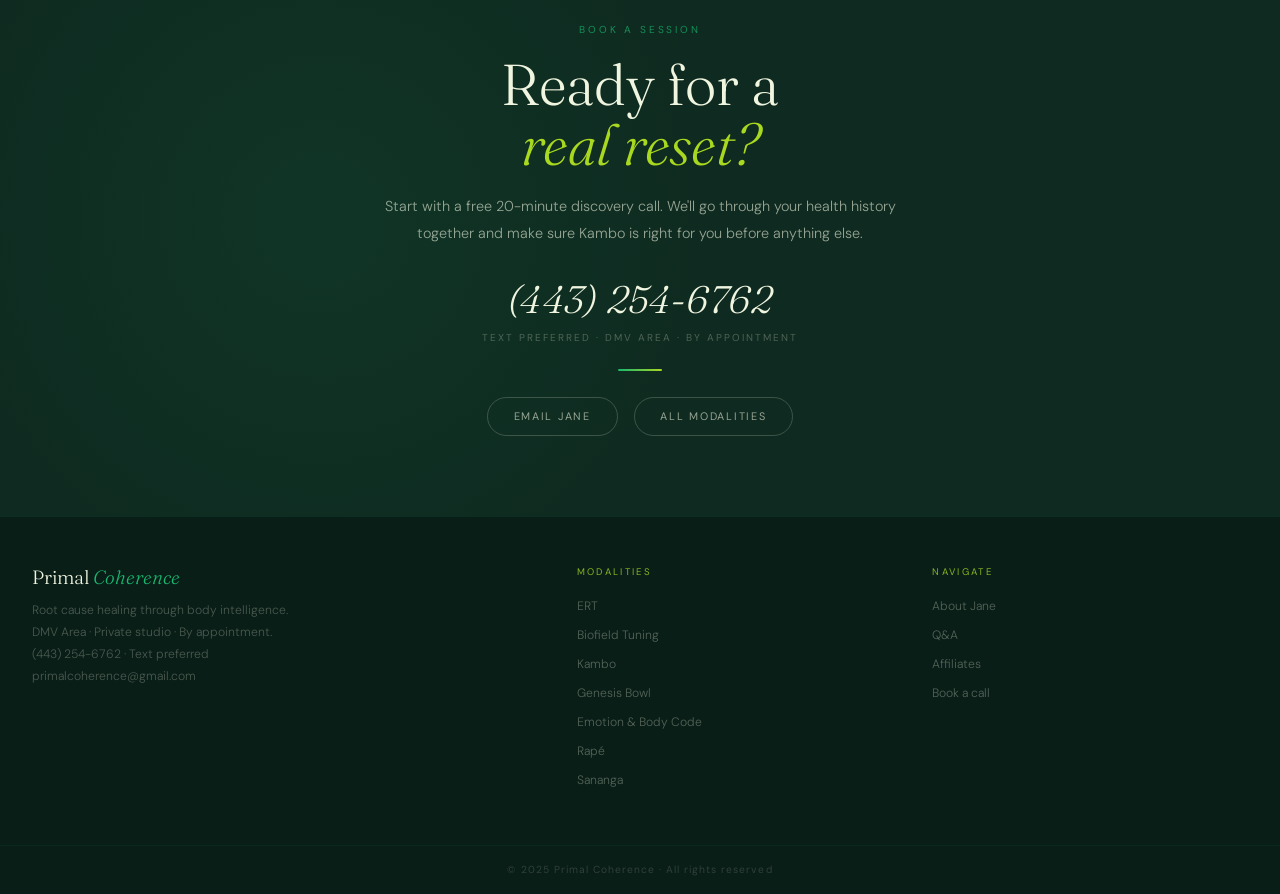
<file: primal-coherence 5/kambo.html>
<!DOCTYPE html>
<html lang="en">
<head>
<meta charset="UTF-8">
<meta name="viewport" content="width=device-width, initial-scale=1.0">
<title>Kambo · Primal Coherence</title>
<link rel="stylesheet" href="style.css">
</head>
<body>
<nav>
  <a href="index.html" class="nav-logo">Primal <em>Coherence</em></a>
  <ul class="nav-links">
    <li><a href="index.html">Home</a></li>
    <li><a class="active" href="modalities.html">Modalities</a></li>
    <li><a href="faq.html">Q&amp;A</a></li>
    <li><a href="affiliates.html">Affiliates</a></li>
  </ul>
  <a href="index.html#booking" class="nav-cta">Book a Discovery Call</a>
  <button class="nav-hamburger" id="hamburger" aria-label="Open menu">
    <span></span><span></span><span></span>
  </button>
</nav>


<section class="page-hero">
  <div class="page-hero-blob"></div>
  <div class="page-hero-blob2"></div>
  <div class="page-hero-inner">
    <p class="page-kicker">Plant Medicine</p>
    <h1 class="page-h1"><em>Kambo</em></h1>
    <p class="page-intro">Kambo is where spirit and science meet. It is ancient medicine with a biochemistry so sophisticated that modern science is still working to fully understand it. It is not comfortable, and it does not ask your permission. But what it offers on the other side — physical renewal, emotional liberation, and a quality of clarity that most people have never felt — is why it holds a special place at the heart of this practice.</p>
  </div>
</section>

<svg class="wave" viewBox="0 0 1440 60" preserveAspectRatio="none" xmlns="http://www.w3.org/2000/svg"><path d="M0,60 C360,0 1080,60 1440,20 L1440,60 Z" fill="#f0f5e0"/></svg>

<section class="s-wrap">
  <div class="s-inner reveal">

    <h2 class="rich-h3">What Kambo is</h2>
    <p class="s-p">Kambo is the secretion of the Phyllomedusa bicolor — the giant leaf frog of the Amazon rainforest, known to indigenous peoples as the frog of light. It has been used by tribes including the Matsés, Katukina, and Yawanawá for centuries — not as a drug, but as a sacred tool for physical purification, energetic cleansing, and the strengthening of body, mind, and spirit. Traditionally used to prepare warriors before hunting and to clear what these traditions call panema — the accumulated heaviness of stagnant energy, illness, and misfortune — Kambo's migration to the West has brought it into a new context without diminishing its power.</p>
    <p class="s-p">The secretion is collected ethically from the living frog, which is never harmed. The frog is gently held, the secretion carefully scraped onto wooden sticks, and the frog released back into the forest. This is considered sacred practice — the frog is treated as an ally, not a resource. Kambo is not psychoactive. It does not produce hallucinations or alter perception. What it produces is a full-body purge — and what follows that purge is the reason people seek it out again and again.</p>

    <div class="divider"></div>

    <h2 class="rich-h3">The science — natural peptide therapy</h2>
    <p class="s-p">In 1986, Italian pharmacologist Vittorio Erspamer described Kambo as containing "a fantastic chemical cocktail with potential medical applications unequalled by any other amphibian." That description has only become more accurate with time. What makes Kambo extraordinary is not any single compound but the synergy of its complete peptide profile. These are short-chain amino acids — the same building blocks the body uses to regulate nearly every physiological process. The body recognizes Kambo's peptides as beneficial at a cellular level, allowing them to cross the blood-brain barrier and act directly on the nervous system, lymphatic system, organs, and cells. Dozens of pharmaceutical patents have been filed on its isolated peptides. There is no synthetic substitute. The only way to receive this complete, naturally balanced cocktail is through the real secretion.</p>

    <div class="rich-cols">
      <div class="rich-col"><div class="rich-col-title">Dermorphin &amp; Deltorphin</div><div class="rich-col-body">Natural opioid peptides with pain-relieving properties significantly more potent than morphine. They bind to opioid receptors without the dependency risk of synthetic opioids.</div></div>
      <div class="rich-col"><div class="rich-col-title">Phyllocaerulein</div><div class="rich-col-body">Stimulates the adrenal cortex and pituitary gland, supports digestion, and plays a role in the deep detoxification Kambo initiates throughout the digestive tract.</div></div>
      <div class="rich-col"><div class="rich-col-title">Phyllomedusin</div><div class="rich-col-body">A powerful vasodilator that excites neurons, contracts smooth muscles, and stimulates one of the deepest gastrointestinal cleanses the body can undergo.</div></div>
      <div class="rich-col"><div class="rich-col-title">Phyllokinin</div><div class="rich-col-body">Targets bradykinin receptors to relax arterial smooth muscle, supporting healthy circulation and blood pressure.</div></div>
      <div class="rich-col"><div class="rich-col-title">Adenoregulin</div><div class="rich-col-body">Works with adenosine receptors to support cellular health, immune function, and mood regulation. Laboratory research has demonstrated its effectiveness against drug-resistant pathogens.</div></div>
      <div class="rich-col"><div class="rich-col-title">Dermaseptin</div><div class="rich-col-body">A broad-spectrum antimicrobial peptide with demonstrated activity against bacteria, fungi, protozoa, and parasites. Among the most extensively researched of Kambo's compounds.</div></div>
      <div class="rich-col"><div class="rich-col-title">Sauvagine</div><div class="rich-col-body">Affects the hypothalamic-pituitary-adrenal axis — the body's central stress response system — and plays a key role in the adrenal reset many people experience after ceremony.</div></div>
      <div class="rich-col"><div class="rich-col-title">Caerulein</div><div class="rich-col-body">Stimulates smooth muscle in the digestive tract and gallbladder, supporting liver and digestive detoxification. Also has analgesic and hypotensive properties.</div></div>
    </div>

    <div class="callout">
      <span class="callout-label">Research note</span>
      <p>Laboratory research has demonstrated Kambo peptides to be effective against drug-resistant strains of bacteria, fungi, protozoa, and viruses — opening pathways for new classes of antimicrobial treatment. Research into Kambo's anti-tumor properties is ongoing at multiple institutions.</p>
    </div>

    <div class="divider"></div>

    <h2 class="rich-h3">Physical healing</h2>
    <p class="s-p">Kambo is one of the strongest natural anti-inflammatory, antibiotic, antimicrobial, and analgesic substances found anywhere on earth. When the peptides enter the lymphatic system through the gates, they initiate a full-system sweep — clearing the liver and intestines of accumulated toxins, stimulating the immune system at a cellular level, reducing systemic inflammation, and flushing the body of pathogens and accumulated waste that conventional detox approaches cannot reach.</p>
    <p class="s-p">People seek Kambo for a wide range of physical conditions: chronic pain and inflammation, chronic fatigue and burnout, autoimmune disorders, Lyme disease, recurring infections, hormone imbalances, menstrual disorders, digestive dysfunction, thyroid issues, fertility challenges, and as a powerful periodic reset for people in good health who want to clear the system before it becomes heavy. Immediate post-ceremony effects consistently include enhanced energy, improved circulation, reduced pain, and a physical lightness that people describe as feeling clean from the inside out.</p>

    <div class="divider"></div>

    <h2 class="rich-h3">Emotional healing</h2>
    <p class="s-p">The peptides in Kambo act directly on the brain's neurotransmitter systems — stimulating the release of endorphins and mood-regulating compounds, balancing the HPA axis that governs the body's stress response, and resetting neural pathways dysregulated by trauma and chronic stress.</p>
    <p class="s-p">What is most significant is how Kambo releases emotional material. Unlike talk therapy, which asks the conscious mind to revisit and process what happened, Kambo works at the physiological level — the body purges what it is ready to release without the mind needing to narrate or explain it. Emotions that have been compressed for years surface and move through. Patterns that have persisted despite years of inner work shift. The purge is not only physical. It is also one of the most thorough forms of emotional release available.</p>
    <p class="s-p"><em>Kambo releases trauma without requiring you to relive it. The body knows what it is ready to let go of. Your job is simply to surrender to the process and trust that what is leaving needed to leave.</em></p>

    <div class="divider"></div>

    <h2 class="rich-h3">Spiritual healing</h2>
    <p class="s-p">Indigenous traditions describe Kambo as clearing panema — the energetic heaviness that dims the light, dulls intuition, brings bad luck, and keeps people cycling through the same stagnant experiences. This is not separate from the physical and emotional work. It is the same process viewed from a different level. Both are being cleared simultaneously.</p>
    <p class="s-p">What many people experience in the days following Kambo is a quality of presence, openness, and connection that feels like returning to something essential — something they had forgotten was there. A sense of alignment. Of moving through life with less resistance. Of things falling into place that had been stuck for years.</p>

    <div class="divider"></div>

    <h2 class="rich-h3">What happens in a ceremony</h2>
    <p class="s-p">Every session at Primal Coherence begins with a thorough intake consultation — reviewing your health history, medications, intentions, and contraindications. This is required, not optional. The ceremony space is prepared and held as sacred container.</p>
    <p class="s-p">You arrive having fasted for 8–12 hours. Small, superficial burns called gates are made on the skin — typically on the arm or leg — affecting only the top layer of skin, creating pathways through which the medicine enters the lymphatic system. You then drink 1.5 to 2 liters of water. The dried secretion is rehydrated and applied to the gates. We always begin with a test point to assess your body's response before proceeding.</p>
    <p class="s-p">The medicine moves immediately. Warmth and flushing in the face and body, accelerated heart rate, pressure in the head. Then the purge begins — vomiting is the most common release, along with sweating, emotional release, sound, and sometimes tears. The most intense phase typically lasts 10 to 20 minutes. Once complete, the medicine is removed from the gates. The gates are dressed with Sangre de Grado — dragon's blood tree sap — which seals the wounds, prevents infection, and supports healing. You rest. You are held. When you are ready, you break your fast with light, nourishing food. The total ceremony including preparation, experience, and integration time is typically 2 to 4 hours.</p>
    <p class="s-p">Most people feel the full benefits of Kambo within 24 to 72 hours — a physical lightness, enhanced energy and mental clarity, emotional openness, and a quality of presence that can last for weeks.</p>

    <div class="divider"></div>

    <div class="prep-box">
      <span class="prep-box-title">Preparation</span>
      <ul class="rich-list">
        <li>Fast for 8–12 hours before your session — no food, juice, or supplements</li>
        <li>Drink your normal daily water intake the day before — do not overhydrate</li>
        <li>No alcohol or recreational drugs for at least 48–72 hours prior</li>
        <li>Hold SSRIs or serotonin-affecting medications on the day of your session — consult your prescribing physician before doing so</li>
        <li>Eat light, clean food in the days leading up to your ceremony</li>
        <li>No saunas, sweat lodges, or hot tubs the day before or after</li>
        <li>No colonics or enemas in the week prior</li>
        <li>Arrive with an intention — not a requirement, but a powerful amplifier</li>
      </ul>
    </div>

    <div class="prep-box" style="margin-top:1rem">
      <span class="prep-box-title">After your ceremony</span>
      <p class="s-p" style="margin-bottom:0">Rest. Eat a light nourishing meal. Hydrate. Be gentle with yourself. Avoid alcohol, drugs, and intense exertion for at least 24 hours. The days following can bring emotional sensitivity as the integration process continues — this is the work still unfolding. Time in nature, journaling, and quiet reflection deepen what the medicine initiated. The gates scab naturally within a day and fade over weeks to months. Many people wear their marks with quiet pride.</p>
    </div>

    <div class="contra-box" style="margin-top:1.5rem">
      <span class="contra-box-title">Contraindications — please read carefully</span>
      <ul>
        <li>Serious heart conditions, heart disease, or heart medication</li>
        <li>Low or high blood pressure, or blood pressure medication</li>
        <li>History of stroke, brain hemorrhage, or aneurysm</li>
        <li>Active serious psychiatric conditions — bipolar disorder, schizophrenia, psychosis</li>
        <li>Pregnancy</li>
        <li>Addison's disease or Cushing's disease</li>
        <li>Active liver or kidney disease</li>
        <li>Undergoing chemotherapy or radiotherapy, or within 4 weeks of completing it</li>
        <li>Active serious immune disorders</li>
        <li>Lack of capacity to give full informed consent</li>
      </ul>
      <p class="contra-note">A detailed intake form is completed before every session. Please be fully honest — your safety depends on it. If you are unsure whether Kambo is appropriate for your specific health situation, consult your physician before booking.</p>
    </div>

  </div>
</section>

<section class="booking-wrap">
  <div class="booking-inner reveal">
    <span class="booking-eye">Book a session</span>
    <h2 class="booking-h2">Ready for a<br><em>real reset?</em></h2>
    <p class="booking-p">Start with a free 20-minute discovery call. We'll go through your health history together and make sure Kambo is right for you before anything else.</p>
    <div class="booking-phone-wrap">
      <a href="sms:+14432546762" class="booking-phone">(443) 254-6762</a>
      <span class="booking-note">Text preferred · DMV area · By appointment</span>
    </div>
    <div class="booking-divider"></div>
    <div class="booking-alt">
      <a href="mailto:primalcoherence@gmail.com" class="btn-outline-light">Email Jane</a>
      <a href="modalities.html" class="btn-outline-light">All modalities</a>
    </div>
  </div>
</section>

<footer>
  <div><a href="index.html" class="ft-logo">Primal <em>Coherence</em></a><p class="ft-tag">Root cause healing through body intelligence.<br>DMV Area · Private studio · By appointment.<br>(443) 254-6762 · Text preferred<br>primalcoherence@gmail.com</p></div>
  <div class="ft-col"><h4>Modalities</h4><ul><li><a href="ert.html">ERT</a></li><li><a href="biofield.html">Biofield Tuning</a></li><li><a href="kambo.html">Kambo</a></li><li><a href="genesis-bowl.html">Genesis Bowl</a></li><li><a href="emotion-code.html">Emotion &amp; Body Code</a></li><li><a href="rape.html">Rapé</a></li><li><a href="sananga.html">Sananga</a></li></ul></div>
  <div class="ft-col"><h4>Navigate</h4><ul><li><a href="about.html">About Jane</a></li><li><a href="faq.html">Q&amp;A</a></li><li><a href="affiliates.html">Affiliates</a></li><li><a href="index.html#booking">Book a call</a></li></ul></div>
</footer>
<div class="ft-copy">© 2025 Primal Coherence · All rights reserved</div>
<script>const io=new IntersectionObserver(e=>{e.forEach((el,i)=>{if(el.isIntersecting)setTimeout(()=>el.target.classList.add('in'),i*70)})},{threshold:0.07});document.querySelectorAll('.reveal').forEach(el=>io.observe(el));</script>
<script>
const ham=document.getElementById("hamburger");
const drawer=document.getElementById("navDrawer");
if(ham&&drawer){
  ham.addEventListener("click",()=>{
    ham.classList.toggle("open");
    drawer.classList.toggle("open");
    document.body.style.overflow=drawer.classList.contains("open")?"hidden":"";
  });
  drawer.querySelectorAll("a").forEach(a=>{
    a.addEventListener("click",()=>{
      ham.classList.remove("open");
      drawer.classList.remove("open");
      document.body.style.overflow="";
    });
  });
}
</script>
</body>
</html>
</file>
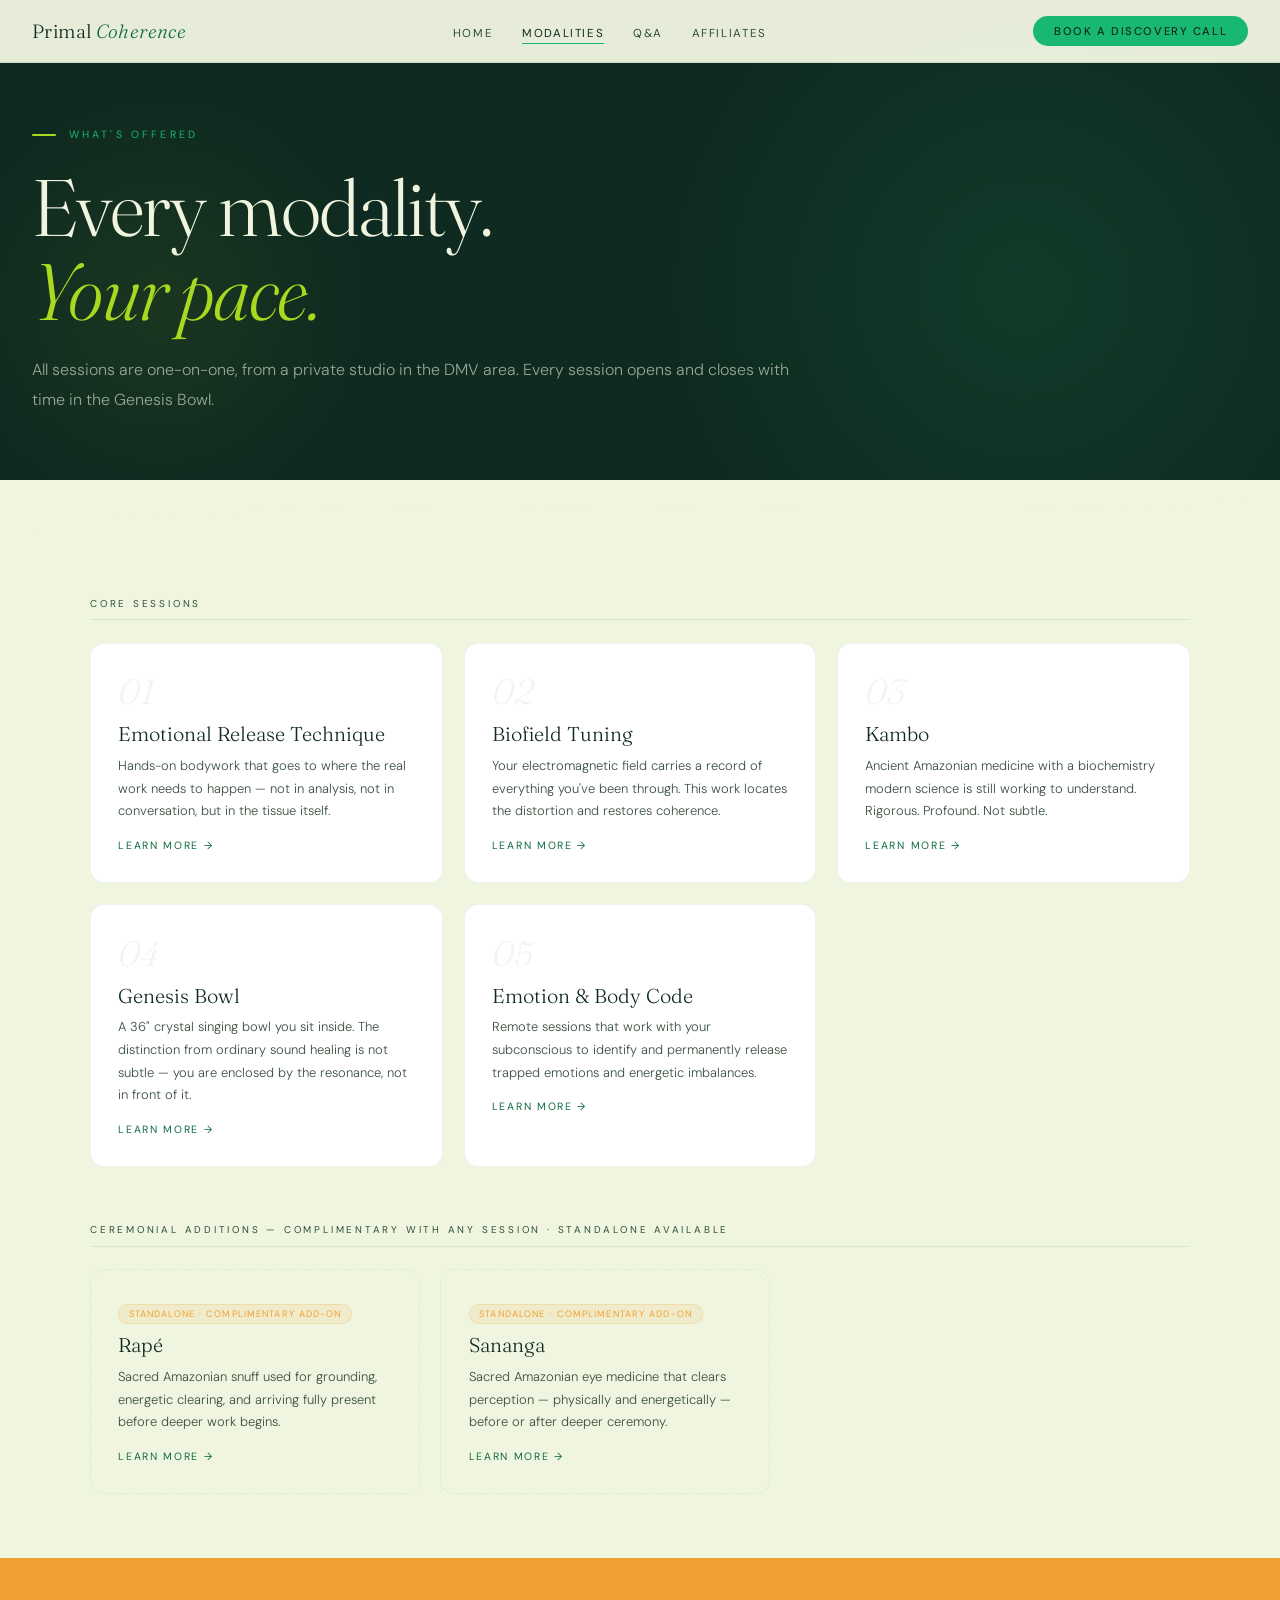
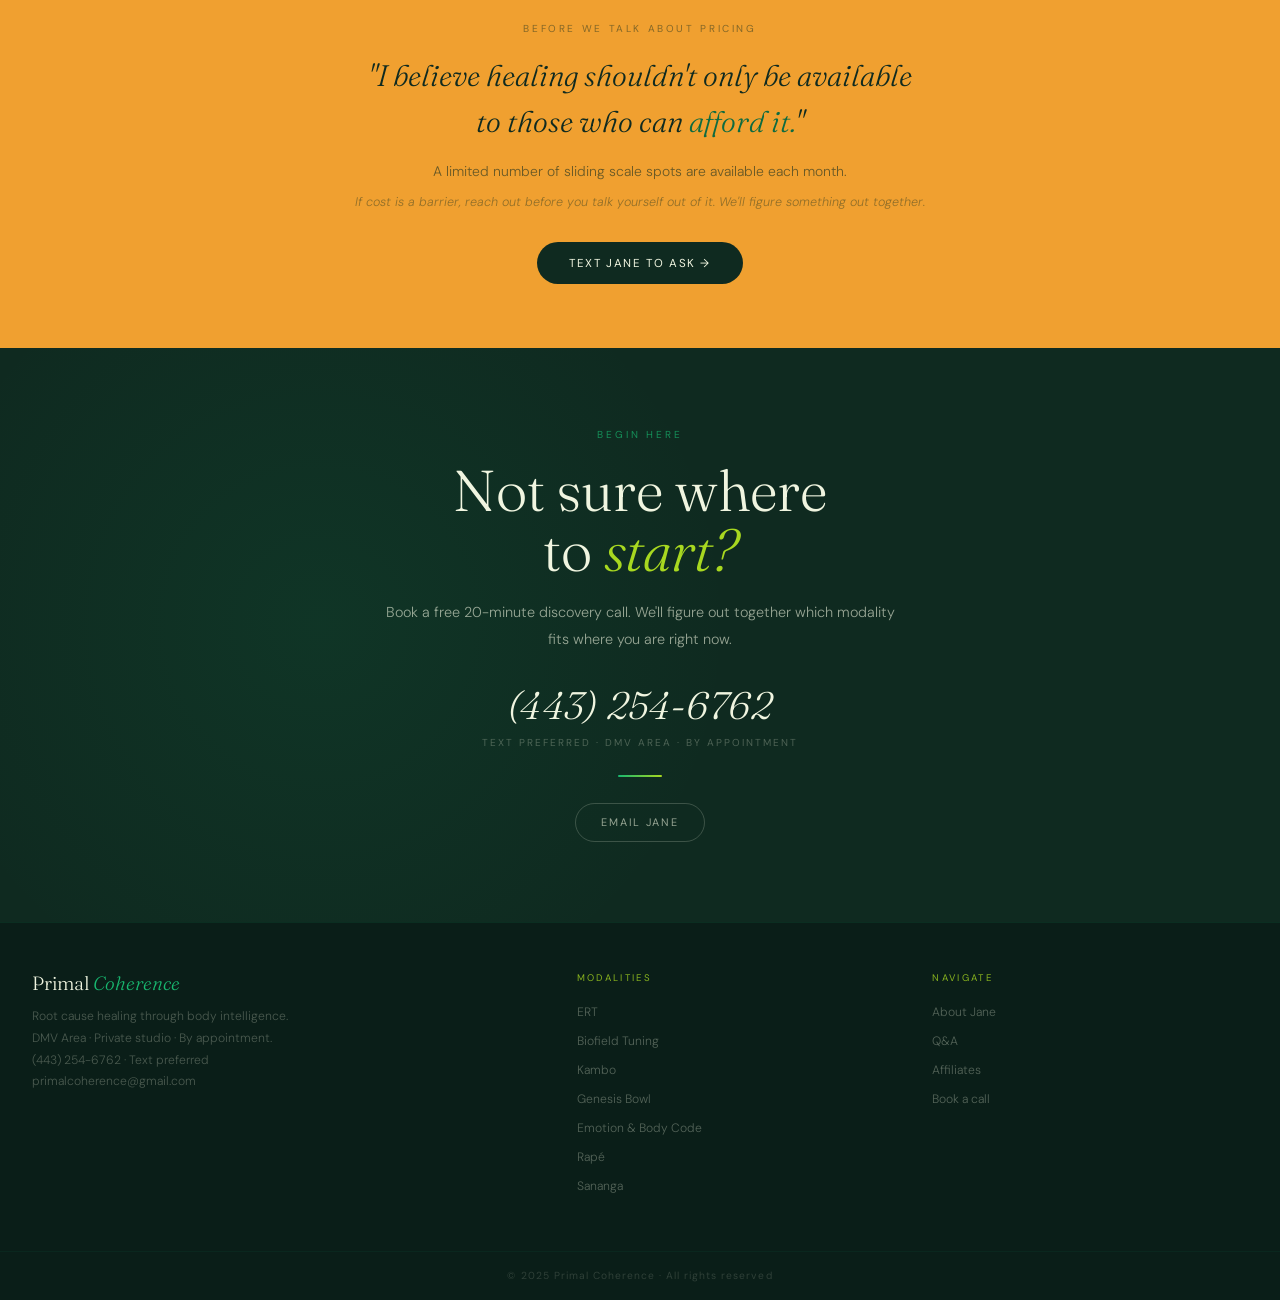
<file: primal-coherence 5/modalities.html>
<!DOCTYPE html>
<html lang="en">
<head>
<meta charset="UTF-8">
<meta name="viewport" content="width=device-width, initial-scale=1.0">
<title>Modalities · Primal Coherence</title>
<link rel="stylesheet" href="style.css">
<style>
.mod-grid{display:grid;grid-template-columns:repeat(3,1fr);gap:1.3rem}
.mod-grid-sm{display:grid;grid-template-columns:repeat(2,1fr);gap:1.3rem;max-width:680px}
.mod-card{background:var(--white);border-radius:14px;padding:1.9rem 1.7rem;border:1.5px solid rgba(14,107,64,0.08);text-decoration:none;color:inherit;display:block;transition:all 0.3s;position:relative;overflow:hidden}
.mod-card::after{content:'';position:absolute;bottom:0;left:0;right:0;height:2.5px;background:linear-gradient(to right,var(--bright),var(--lime));opacity:0;transition:opacity 0.3s}
.mod-card:hover{transform:translateY(-3px);box-shadow:0 14px 36px rgba(14,42,32,0.1);border-color:rgba(14,107,64,0.18)}
.mod-card:hover::after{opacity:1}
.mod-card-num{font-family:'Fraunces',serif;font-size:2.2rem;font-weight:300;color:rgba(14,107,64,0.07);line-height:1;font-style:italic;margin-bottom:0.8rem}
.mod-card-name{font-family:'Fraunces',serif;font-size:1.25rem;font-weight:300;color:var(--jungle);margin-bottom:0.55rem;line-height:1.2}
.mod-card-desc{font-size:0.81rem;line-height:1.75;color:var(--text-body);font-weight:300;margin-bottom:1rem}
.mod-card-link{font-size:0.66rem;letter-spacing:0.16em;text-transform:uppercase;color:var(--emerald);display:flex;align-items:center;gap:0.4rem;transition:gap 0.3s}
.mod-card:hover .mod-card-link{gap:0.7rem}
.mod-card.addon{border-style:dashed;background:var(--cream)}
.mod-badge{display:inline-block;font-size:0.58rem;letter-spacing:0.12em;text-transform:uppercase;padding:0.18rem 0.6rem;background:rgba(240,160,48,0.12);color:var(--papaya);border-radius:100px;border:1px solid rgba(240,160,48,0.2);margin-bottom:0.6rem}
.group-label{font-size:0.62rem;letter-spacing:0.28em;text-transform:uppercase;color:var(--muted);display:block;margin-bottom:1.4rem;margin-top:3.5rem;font-weight:400;border-bottom:1px solid rgba(14,107,64,0.1);padding-bottom:0.6rem}
.group-label:first-of-type{margin-top:0}
@media(max-width:768px){.mod-grid{grid-template-columns:1fr 1fr}.mod-grid-sm{grid-template-columns:1fr 1fr;max-width:100%}}
@media(max-width:500px){.mod-grid{grid-template-columns:1fr}.mod-grid-sm{grid-template-columns:1fr}}
</style>
</head>
<body>
<nav>
  <a href="index.html" class="nav-logo">Primal <em>Coherence</em></a>
  <ul class="nav-links">
    <li><a href="index.html">Home</a></li>
    <li><a class="active" href="modalities.html">Modalities</a></li>
    <li><a href="faq.html">Q&amp;A</a></li>
    <li><a href="affiliates.html">Affiliates</a></li>
  </ul>
  <a href="index.html#booking" class="nav-cta">Book a Discovery Call</a>
  <button class="nav-hamburger" id="hamburger" aria-label="Open menu">
    <span></span><span></span><span></span>
  </button>
</nav>


<section class="page-hero">
  <div class="page-hero-blob"></div>
  <div class="page-hero-blob2"></div>
  <div class="page-hero-inner">
    <p class="page-kicker">What's offered</p>
    <h1 class="page-h1">Every modality.<br><em>Your pace.</em></h1>
    <p class="page-intro">All sessions are one-on-one, from a private studio in the DMV area. Every session opens and closes with time in the Genesis Bowl.</p>
  </div>
</section>

<svg class="wave" viewBox="0 0 1440 60" preserveAspectRatio="none" xmlns="http://www.w3.org/2000/svg"><path d="M0,60 C360,0 1080,60 1440,20 L1440,60 Z" fill="#f0f5e0"/></svg>

<section class="s-wrap">
  <div class="s-inner-wide">
    <span class="group-label">Core sessions</span>
    <div class="mod-grid reveal">
      <a href="ert.html" class="mod-card"><div class="mod-card-num">01</div><div class="mod-card-name">Emotional Release Technique</div><p class="mod-card-desc">Hands-on bodywork that goes to where the real work needs to happen — not in analysis, not in conversation, but in the tissue itself.</p><span class="mod-card-link">Learn more →</span></a>
      <a href="biofield.html" class="mod-card"><div class="mod-card-num">02</div><div class="mod-card-name">Biofield Tuning</div><p class="mod-card-desc">Your electromagnetic field carries a record of everything you've been through. This work locates the distortion and restores coherence.</p><span class="mod-card-link">Learn more →</span></a>
      <a href="kambo.html" class="mod-card"><div class="mod-card-num">03</div><div class="mod-card-name">Kambo</div><p class="mod-card-desc">Ancient Amazonian medicine with a biochemistry modern science is still working to understand. Rigorous. Profound. Not subtle.</p><span class="mod-card-link">Learn more →</span></a>
      <a href="genesis-bowl.html" class="mod-card"><div class="mod-card-num">04</div><div class="mod-card-name">Genesis Bowl</div><p class="mod-card-desc">A 36" crystal singing bowl you sit inside. The distinction from ordinary sound healing is not subtle — you are enclosed by the resonance, not in front of it.</p><span class="mod-card-link">Learn more →</span></a>
      <a href="emotion-code.html" class="mod-card"><div class="mod-card-num">05</div><div class="mod-card-name">Emotion &amp; Body Code</div><p class="mod-card-desc">Remote sessions that work with your subconscious to identify and permanently release trapped emotions and energetic imbalances.</p><span class="mod-card-link">Learn more →</span></a>
    </div>
    <span class="group-label">Ceremonial additions — complimentary with any session · standalone available</span>
    <div class="mod-grid-sm reveal">
      <a href="rape.html" class="mod-card addon"><span class="mod-badge">Standalone · Complimentary add-on</span><div class="mod-card-name">Rapé</div><p class="mod-card-desc">Sacred Amazonian snuff used for grounding, energetic clearing, and arriving fully present before deeper work begins.</p><span class="mod-card-link">Learn more →</span></a>
      <a href="sananga.html" class="mod-card addon"><span class="mod-badge">Standalone · Complimentary add-on</span><div class="mod-card-name">Sananga</div><p class="mod-card-desc">Sacred Amazonian eye medicine that clears perception — physically and energetically — before or after deeper ceremony.</p><span class="mod-card-link">Learn more →</span></a>
    </div>
  </div>
</section>

<section class="scale-wrap">
  <div class="scale-inner reveal">
    <span class="scale-eye">Before we talk about pricing</span>
    <blockquote class="scale-q">"I believe healing shouldn't only be available<br>to those who can <em>afford it.</em>"</blockquote>
    <p class="scale-sub">A limited number of sliding scale spots are available each month.</p>
    <p class="scale-note">If cost is a barrier, reach out before you talk yourself out of it. We'll figure something out together.</p>
    <a href="sms:+14432546762" class="btn-jungle">Text Jane to ask →</a>
  </div>
</section>

<section class="booking-wrap">
  <div class="booking-inner reveal">
    <span class="booking-eye">Begin here</span>
    <h2 class="booking-h2">Not sure where<br>to <em>start?</em></h2>
    <p class="booking-p">Book a free 20-minute discovery call. We'll figure out together which modality fits where you are right now.</p>
    <div class="booking-phone-wrap">
      <a href="sms:+14432546762" class="booking-phone">(443) 254-6762</a>
      <span class="booking-note">Text preferred · DMV area · By appointment</span>
    </div>
    <div class="booking-divider"></div>
    <div class="booking-alt"><a href="mailto:primalcoherence@gmail.com" class="btn-outline-light">Email Jane</a></div>
  </div>
</section>

<footer>
  <div><a href="index.html" class="ft-logo">Primal <em>Coherence</em></a><p class="ft-tag">Root cause healing through body intelligence.<br>DMV Area · Private studio · By appointment.<br>(443) 254-6762 · Text preferred<br>primalcoherence@gmail.com</p></div>
  <div class="ft-col"><h4>Modalities</h4><ul><li><a href="ert.html">ERT</a></li><li><a href="biofield.html">Biofield Tuning</a></li><li><a href="kambo.html">Kambo</a></li><li><a href="genesis-bowl.html">Genesis Bowl</a></li><li><a href="emotion-code.html">Emotion &amp; Body Code</a></li><li><a href="rape.html">Rapé</a></li><li><a href="sananga.html">Sananga</a></li></ul></div>
  <div class="ft-col"><h4>Navigate</h4><ul><li><a href="about.html">About Jane</a></li><li><a href="faq.html">Q&amp;A</a></li><li><a href="affiliates.html">Affiliates</a></li><li><a href="index.html#booking">Book a call</a></li></ul></div>
</footer>
<div class="ft-copy">© 2025 Primal Coherence · All rights reserved</div>
<script>const io=new IntersectionObserver(e=>{e.forEach((el,i)=>{if(el.isIntersecting)setTimeout(()=>el.target.classList.add('in'),i*70)})},{threshold:0.07});document.querySelectorAll('.reveal').forEach(el=>io.observe(el));</script>
<script>
const ham=document.getElementById("hamburger");
const drawer=document.getElementById("navDrawer");
if(ham&&drawer){
  ham.addEventListener("click",()=>{
    ham.classList.toggle("open");
    drawer.classList.toggle("open");
    document.body.style.overflow=drawer.classList.contains("open")?"hidden":"";
  });
  drawer.querySelectorAll("a").forEach(a=>{
    a.addEventListener("click",()=>{
      ham.classList.remove("open");
      drawer.classList.remove("open");
      document.body.style.overflow="";
    });
  });
}
</script>
</body>
</html>
</file>
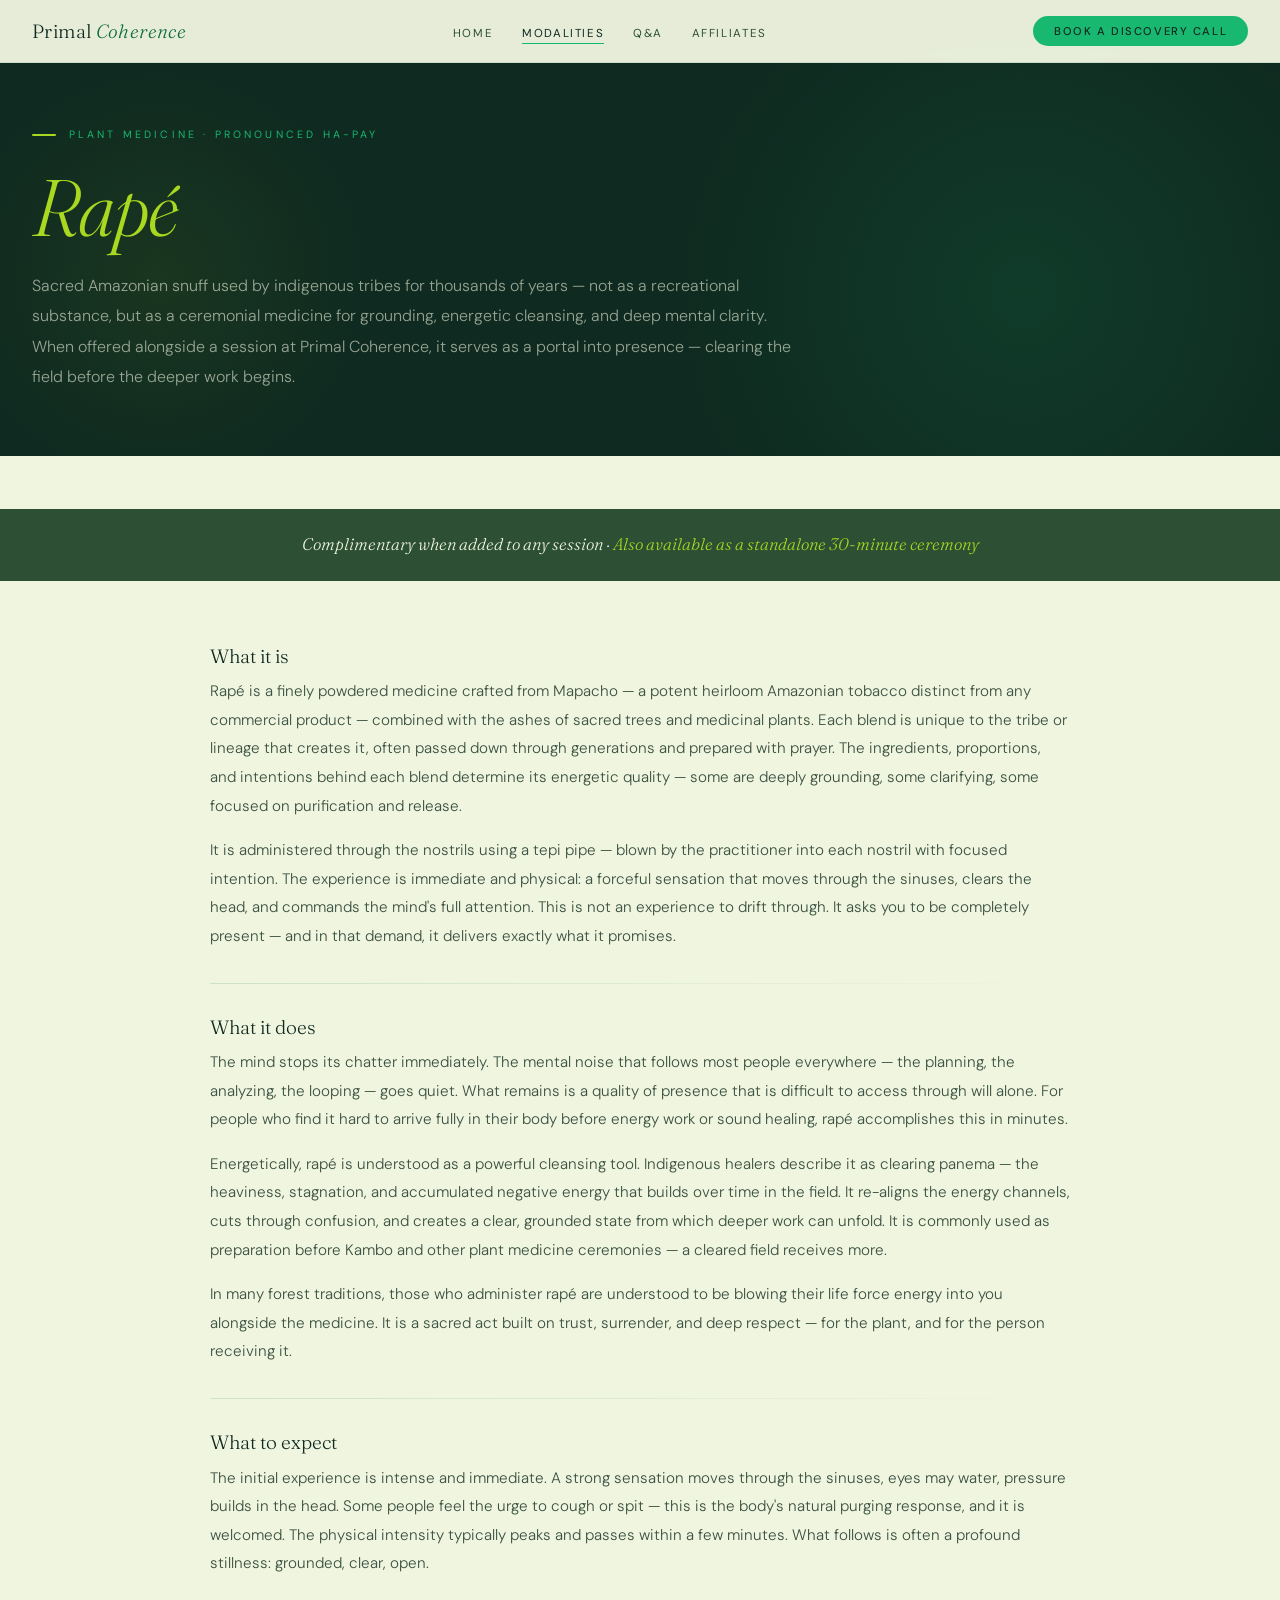
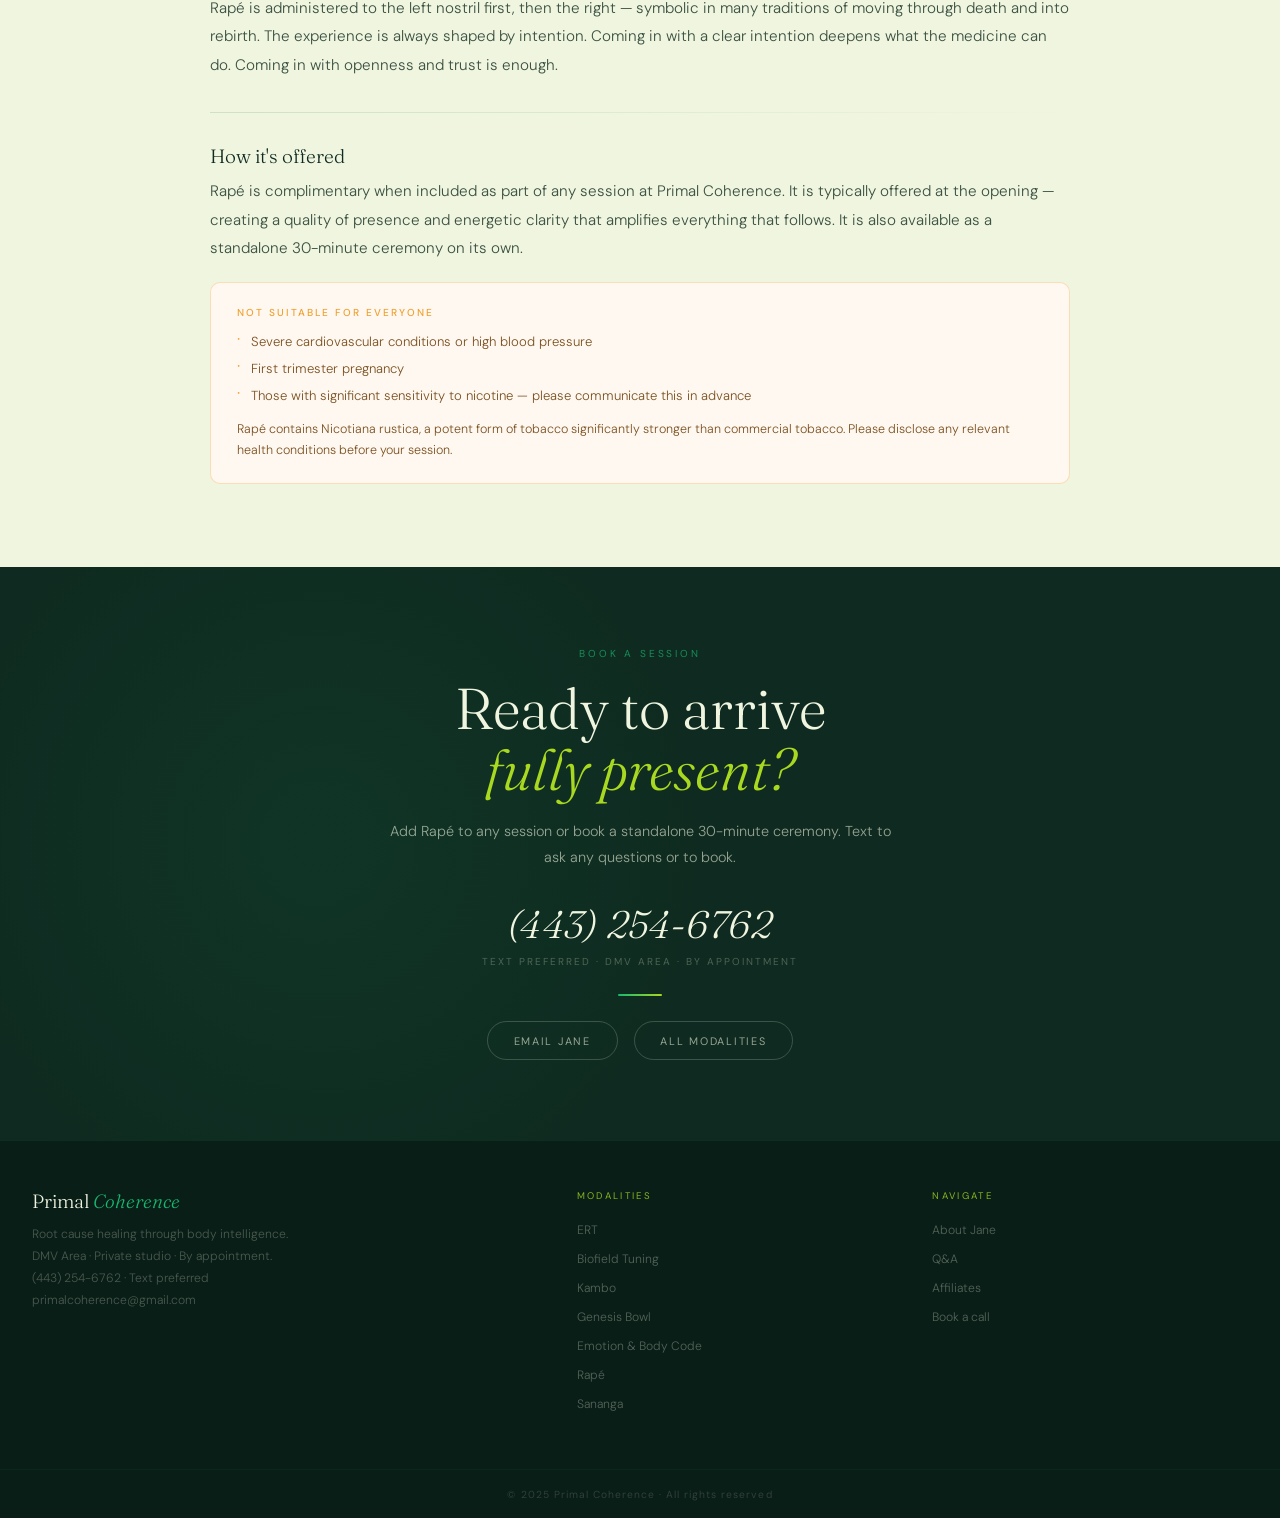
<file: primal-coherence 5/rape.html>
<!DOCTYPE html>
<html lang="en">
<head>
<meta charset="UTF-8">
<meta name="viewport" content="width=device-width, initial-scale=1.0">
<title>Rapé · Primal Coherence</title>
<link rel="stylesheet" href="style.css">
</head>
<body>
<nav>
  <a href="index.html" class="nav-logo">Primal <em>Coherence</em></a>
  <ul class="nav-links">
    <li><a href="index.html">Home</a></li>
    <li><a class="active" href="modalities.html">Modalities</a></li>
    <li><a href="faq.html">Q&amp;A</a></li>
    <li><a href="affiliates.html">Affiliates</a></li>
  </ul>
  <a href="index.html#booking" class="nav-cta">Book a Discovery Call</a>
  <button class="nav-hamburger" id="hamburger" aria-label="Open menu">
    <span></span><span></span><span></span>
  </button>
</nav>


<section class="page-hero">
  <div class="page-hero-blob"></div>
  <div class="page-hero-blob2"></div>
  <div class="page-hero-inner">
    <p class="page-kicker">Plant Medicine · Pronounced ha-PAY</p>
    <h1 class="page-h1"><em>Rapé</em></h1>
    <p class="page-intro">Sacred Amazonian snuff used by indigenous tribes for thousands of years — not as a recreational substance, but as a ceremonial medicine for grounding, energetic cleansing, and deep mental clarity. When offered alongside a session at Primal Coherence, it serves as a portal into presence — clearing the field before the deeper work begins.</p>
  </div>
</section>

<svg class="wave" viewBox="0 0 1440 60" preserveAspectRatio="none" xmlns="http://www.w3.org/2000/svg"><path d="M0,60 C360,0 1080,60 1440,20 L1440,60 Z" fill="#f0f5e0"/></svg>

<div class="bowl-banner" style="background:var(--muted)">
  <p>Complimentary when added to any session · <em>Also available as a standalone 30-minute ceremony</em></p>
</div>

<section class="s-wrap">
  <div class="s-inner reveal">

    <h2 class="rich-h3">What it is</h2>
    <p class="s-p">Rapé is a finely powdered medicine crafted from Mapacho — a potent heirloom Amazonian tobacco distinct from any commercial product — combined with the ashes of sacred trees and medicinal plants. Each blend is unique to the tribe or lineage that creates it, often passed down through generations and prepared with prayer. The ingredients, proportions, and intentions behind each blend determine its energetic quality — some are deeply grounding, some clarifying, some focused on purification and release.</p>
    <p class="s-p">It is administered through the nostrils using a tepi pipe — blown by the practitioner into each nostril with focused intention. The experience is immediate and physical: a forceful sensation that moves through the sinuses, clears the head, and commands the mind's full attention. This is not an experience to drift through. It asks you to be completely present — and in that demand, it delivers exactly what it promises.</p>

    <div class="divider"></div>

    <h2 class="rich-h3">What it does</h2>
    <p class="s-p">The mind stops its chatter immediately. The mental noise that follows most people everywhere — the planning, the analyzing, the looping — goes quiet. What remains is a quality of presence that is difficult to access through will alone. For people who find it hard to arrive fully in their body before energy work or sound healing, rapé accomplishes this in minutes.</p>
    <p class="s-p">Energetically, rapé is understood as a powerful cleansing tool. Indigenous healers describe it as clearing panema — the heaviness, stagnation, and accumulated negative energy that builds over time in the field. It re-aligns the energy channels, cuts through confusion, and creates a clear, grounded state from which deeper work can unfold. It is commonly used as preparation before Kambo and other plant medicine ceremonies — a cleared field receives more.</p>
    <p class="s-p">In many forest traditions, those who administer rapé are understood to be blowing their life force energy into you alongside the medicine. It is a sacred act built on trust, surrender, and deep respect — for the plant, and for the person receiving it.</p>

    <div class="divider"></div>

    <h2 class="rich-h3">What to expect</h2>
    <p class="s-p">The initial experience is intense and immediate. A strong sensation moves through the sinuses, eyes may water, pressure builds in the head. Some people feel the urge to cough or spit — this is the body's natural purging response, and it is welcomed. The physical intensity typically peaks and passes within a few minutes. What follows is often a profound stillness: grounded, clear, open.</p>
    <p class="s-p">Rapé is administered to the left nostril first, then the right — symbolic in many traditions of moving through death and into rebirth. The experience is always shaped by intention. Coming in with a clear intention deepens what the medicine can do. Coming in with openness and trust is enough.</p>

    <div class="divider"></div>

    <h2 class="rich-h3">How it's offered</h2>
    <p class="s-p">Rapé is complimentary when included as part of any session at Primal Coherence. It is typically offered at the opening — creating a quality of presence and energetic clarity that amplifies everything that follows. It is also available as a standalone 30-minute ceremony on its own.</p>

    <div class="contra-box">
      <span class="contra-box-title">Not suitable for everyone</span>
      <ul>
        <li>Severe cardiovascular conditions or high blood pressure</li>
        <li>First trimester pregnancy</li>
        <li>Those with significant sensitivity to nicotine — please communicate this in advance</li>
      </ul>
      <p class="contra-note">Rapé contains Nicotiana rustica, a potent form of tobacco significantly stronger than commercial tobacco. Please disclose any relevant health conditions before your session.</p>
    </div>

  </div>
</section>

<section class="booking-wrap">
  <div class="booking-inner reveal">
    <span class="booking-eye">Book a session</span>
    <h2 class="booking-h2">Ready to arrive<br><em>fully present?</em></h2>
    <p class="booking-p">Add Rapé to any session or book a standalone 30-minute ceremony. Text to ask any questions or to book.</p>
    <div class="booking-phone-wrap">
      <a href="sms:+14432546762" class="booking-phone">(443) 254-6762</a>
      <span class="booking-note">Text preferred · DMV area · By appointment</span>
    </div>
    <div class="booking-divider"></div>
    <div class="booking-alt">
      <a href="mailto:primalcoherence@gmail.com" class="btn-outline-light">Email Jane</a>
      <a href="modalities.html" class="btn-outline-light">All modalities</a>
    </div>
  </div>
</section>

<footer>
  <div><a href="index.html" class="ft-logo">Primal <em>Coherence</em></a><p class="ft-tag">Root cause healing through body intelligence.<br>DMV Area · Private studio · By appointment.<br>(443) 254-6762 · Text preferred<br>primalcoherence@gmail.com</p></div>
  <div class="ft-col"><h4>Modalities</h4><ul><li><a href="ert.html">ERT</a></li><li><a href="biofield.html">Biofield Tuning</a></li><li><a href="kambo.html">Kambo</a></li><li><a href="genesis-bowl.html">Genesis Bowl</a></li><li><a href="emotion-code.html">Emotion &amp; Body Code</a></li><li><a href="rape.html">Rapé</a></li><li><a href="sananga.html">Sananga</a></li></ul></div>
  <div class="ft-col"><h4>Navigate</h4><ul><li><a href="about.html">About Jane</a></li><li><a href="faq.html">Q&amp;A</a></li><li><a href="affiliates.html">Affiliates</a></li><li><a href="index.html#booking">Book a call</a></li></ul></div>
</footer>
<div class="ft-copy">© 2025 Primal Coherence · All rights reserved</div>
<script>const io=new IntersectionObserver(e=>{e.forEach((el,i)=>{if(el.isIntersecting)setTimeout(()=>el.target.classList.add('in'),i*70)})},{threshold:0.07});document.querySelectorAll('.reveal').forEach(el=>io.observe(el));</script>
<script>
const ham=document.getElementById("hamburger");
const drawer=document.getElementById("navDrawer");
if(ham&&drawer){
  ham.addEventListener("click",()=>{
    ham.classList.toggle("open");
    drawer.classList.toggle("open");
    document.body.style.overflow=drawer.classList.contains("open")?"hidden":"";
  });
  drawer.querySelectorAll("a").forEach(a=>{
    a.addEventListener("click",()=>{
      ham.classList.remove("open");
      drawer.classList.remove("open");
      document.body.style.overflow="";
    });
  });
}
</script>
</body>
</html>
</file>
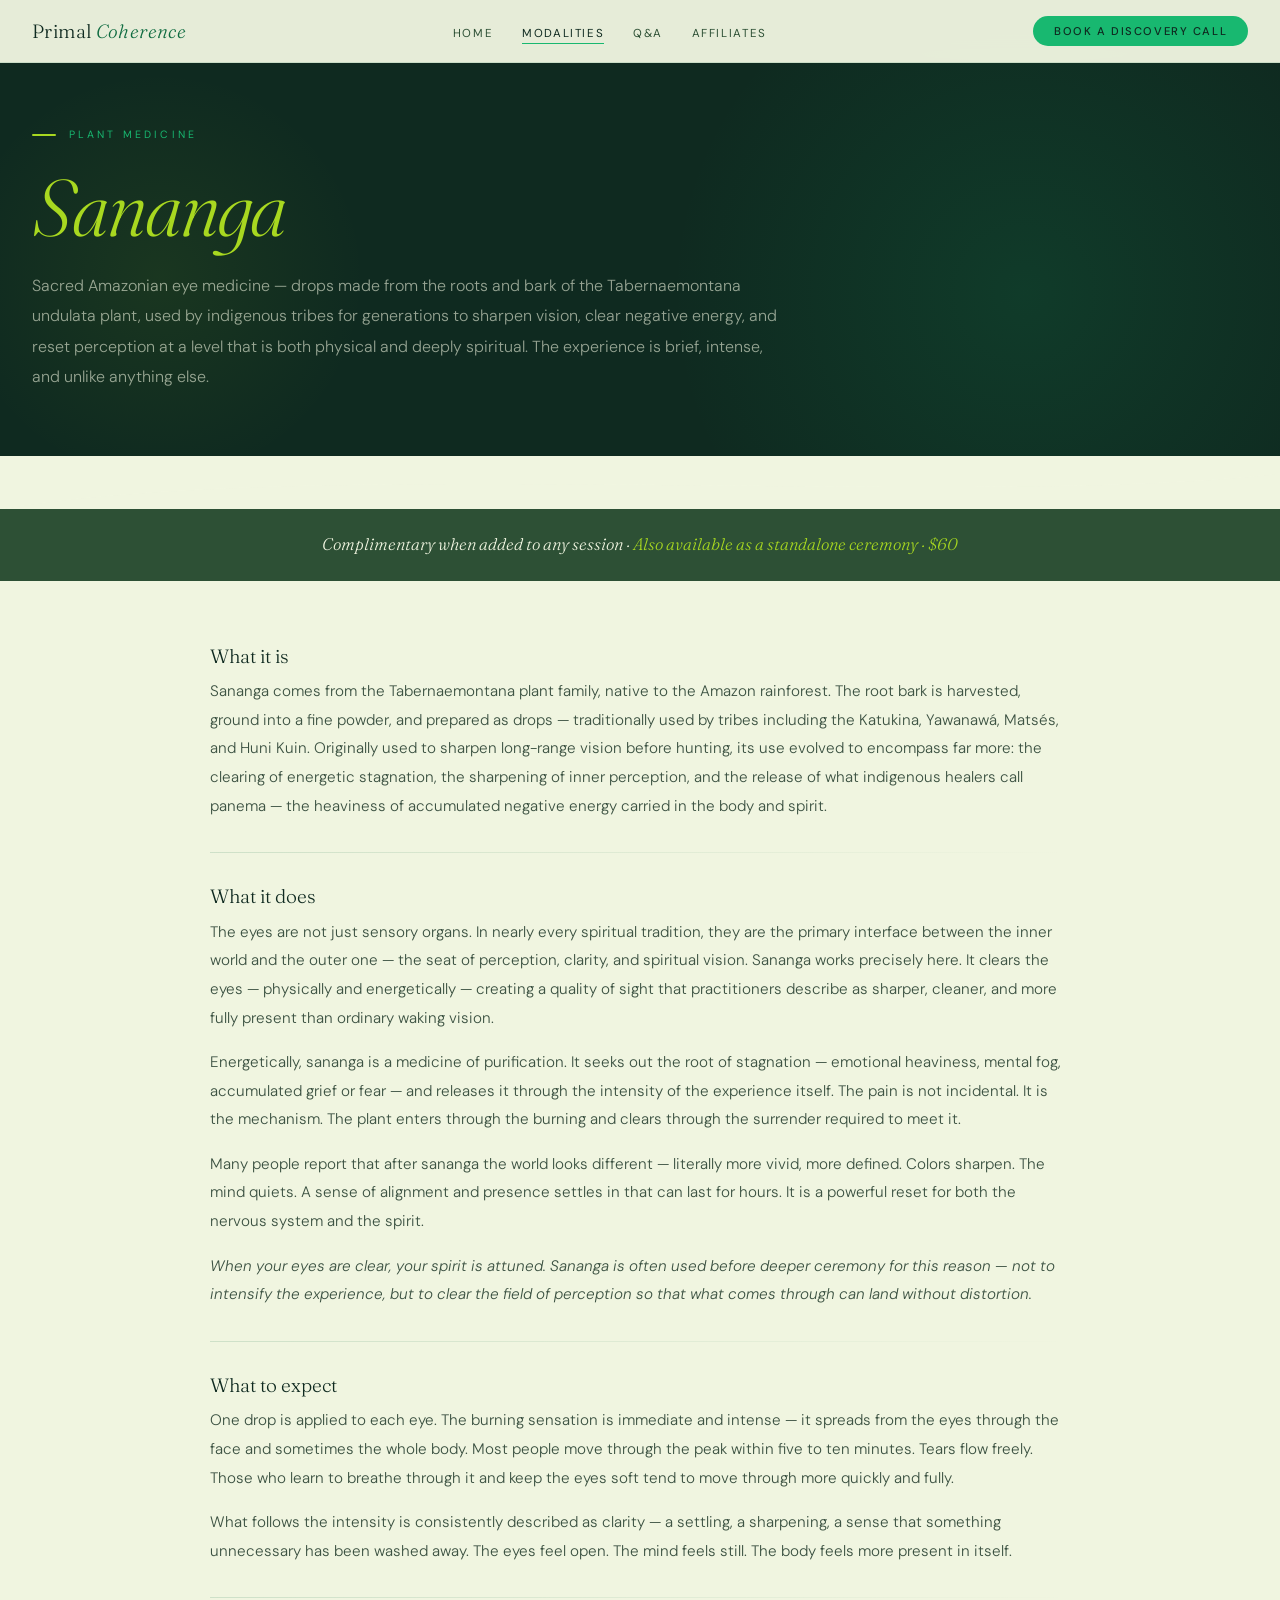
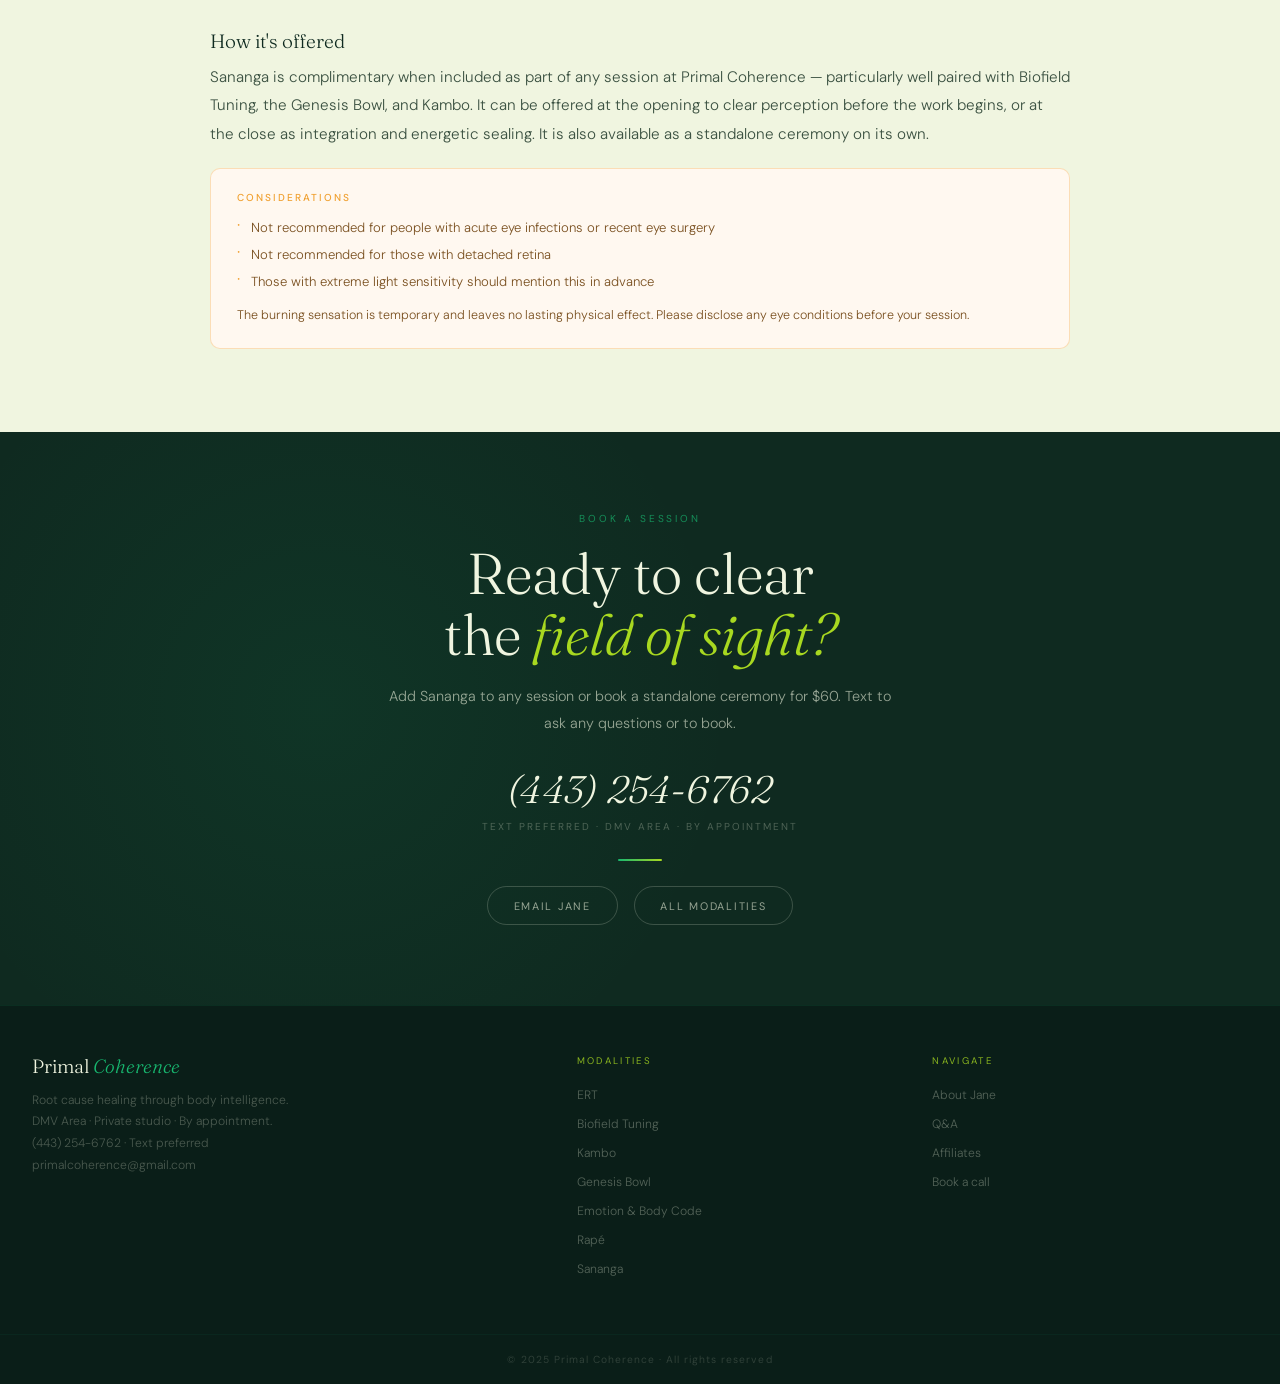
<file: primal-coherence 5/sananga.html>
<!DOCTYPE html>
<html lang="en">
<head>
<meta charset="UTF-8">
<meta name="viewport" content="width=device-width, initial-scale=1.0">
<title>Sananga · Primal Coherence</title>
<link rel="stylesheet" href="style.css">
</head>
<body>
<nav>
  <a href="index.html" class="nav-logo">Primal <em>Coherence</em></a>
  <ul class="nav-links">
    <li><a href="index.html">Home</a></li>
    <li><a class="active" href="modalities.html">Modalities</a></li>
    <li><a href="faq.html">Q&amp;A</a></li>
    <li><a href="affiliates.html">Affiliates</a></li>
  </ul>
  <a href="index.html#booking" class="nav-cta">Book a Discovery Call</a>
  <button class="nav-hamburger" id="hamburger" aria-label="Open menu">
    <span></span><span></span><span></span>
  </button>
</nav>


<section class="page-hero">
  <div class="page-hero-blob"></div>
  <div class="page-hero-blob2"></div>
  <div class="page-hero-inner">
    <p class="page-kicker">Plant Medicine</p>
    <h1 class="page-h1"><em>Sananga</em></h1>
    <p class="page-intro">Sacred Amazonian eye medicine — drops made from the roots and bark of the Tabernaemontana undulata plant, used by indigenous tribes for generations to sharpen vision, clear negative energy, and reset perception at a level that is both physical and deeply spiritual. The experience is brief, intense, and unlike anything else.</p>
  </div>
</section>

<svg class="wave" viewBox="0 0 1440 60" preserveAspectRatio="none" xmlns="http://www.w3.org/2000/svg"><path d="M0,60 C360,0 1080,60 1440,20 L1440,60 Z" fill="#f0f5e0"/></svg>

<div class="bowl-banner" style="background:var(--muted)">
  <p>Complimentary when added to any session · <em>Also available as a standalone ceremony · $60</em></p>
</div>

<section class="s-wrap">
  <div class="s-inner reveal">

    <h2 class="rich-h3">What it is</h2>
    <p class="s-p">Sananga comes from the Tabernaemontana plant family, native to the Amazon rainforest. The root bark is harvested, ground into a fine powder, and prepared as drops — traditionally used by tribes including the Katukina, Yawanawá, Matsés, and Huni Kuin. Originally used to sharpen long-range vision before hunting, its use evolved to encompass far more: the clearing of energetic stagnation, the sharpening of inner perception, and the release of what indigenous healers call panema — the heaviness of accumulated negative energy carried in the body and spirit.</p>

    <div class="divider"></div>

    <h2 class="rich-h3">What it does</h2>
    <p class="s-p">The eyes are not just sensory organs. In nearly every spiritual tradition, they are the primary interface between the inner world and the outer one — the seat of perception, clarity, and spiritual vision. Sananga works precisely here. It clears the eyes — physically and energetically — creating a quality of sight that practitioners describe as sharper, cleaner, and more fully present than ordinary waking vision.</p>
    <p class="s-p">Energetically, sananga is a medicine of purification. It seeks out the root of stagnation — emotional heaviness, mental fog, accumulated grief or fear — and releases it through the intensity of the experience itself. The pain is not incidental. It is the mechanism. The plant enters through the burning and clears through the surrender required to meet it.</p>
    <p class="s-p">Many people report that after sananga the world looks different — literally more vivid, more defined. Colors sharpen. The mind quiets. A sense of alignment and presence settles in that can last for hours. It is a powerful reset for both the nervous system and the spirit.</p>
    <p class="s-p"><em>When your eyes are clear, your spirit is attuned. Sananga is often used before deeper ceremony for this reason — not to intensify the experience, but to clear the field of perception so that what comes through can land without distortion.</em></p>

    <div class="divider"></div>

    <h2 class="rich-h3">What to expect</h2>
    <p class="s-p">One drop is applied to each eye. The burning sensation is immediate and intense — it spreads from the eyes through the face and sometimes the whole body. Most people move through the peak within five to ten minutes. Tears flow freely. Those who learn to breathe through it and keep the eyes soft tend to move through more quickly and fully.</p>
    <p class="s-p">What follows the intensity is consistently described as clarity — a settling, a sharpening, a sense that something unnecessary has been washed away. The eyes feel open. The mind feels still. The body feels more present in itself.</p>

    <div class="divider"></div>

    <h2 class="rich-h3">How it's offered</h2>
    <p class="s-p">Sananga is complimentary when included as part of any session at Primal Coherence — particularly well paired with Biofield Tuning, the Genesis Bowl, and Kambo. It can be offered at the opening to clear perception before the work begins, or at the close as integration and energetic sealing. It is also available as a standalone ceremony on its own.</p>

    <div class="contra-box">
      <span class="contra-box-title">Considerations</span>
      <ul>
        <li>Not recommended for people with acute eye infections or recent eye surgery</li>
        <li>Not recommended for those with detached retina</li>
        <li>Those with extreme light sensitivity should mention this in advance</li>
      </ul>
      <p class="contra-note">The burning sensation is temporary and leaves no lasting physical effect. Please disclose any eye conditions before your session.</p>
    </div>

  </div>
</section>

<section class="booking-wrap">
  <div class="booking-inner reveal">
    <span class="booking-eye">Book a session</span>
    <h2 class="booking-h2">Ready to clear<br>the <em>field of sight?</em></h2>
    <p class="booking-p">Add Sananga to any session or book a standalone ceremony for $60. Text to ask any questions or to book.</p>
    <div class="booking-phone-wrap">
      <a href="sms:+14432546762" class="booking-phone">(443) 254-6762</a>
      <span class="booking-note">Text preferred · DMV area · By appointment</span>
    </div>
    <div class="booking-divider"></div>
    <div class="booking-alt">
      <a href="mailto:primalcoherence@gmail.com" class="btn-outline-light">Email Jane</a>
      <a href="modalities.html" class="btn-outline-light">All modalities</a>
    </div>
  </div>
</section>

<footer>
  <div><a href="index.html" class="ft-logo">Primal <em>Coherence</em></a><p class="ft-tag">Root cause healing through body intelligence.<br>DMV Area · Private studio · By appointment.<br>(443) 254-6762 · Text preferred<br>primalcoherence@gmail.com</p></div>
  <div class="ft-col"><h4>Modalities</h4><ul><li><a href="ert.html">ERT</a></li><li><a href="biofield.html">Biofield Tuning</a></li><li><a href="kambo.html">Kambo</a></li><li><a href="genesis-bowl.html">Genesis Bowl</a></li><li><a href="emotion-code.html">Emotion &amp; Body Code</a></li><li><a href="rape.html">Rapé</a></li><li><a href="sananga.html">Sananga</a></li></ul></div>
  <div class="ft-col"><h4>Navigate</h4><ul><li><a href="about.html">About Jane</a></li><li><a href="faq.html">Q&amp;A</a></li><li><a href="affiliates.html">Affiliates</a></li><li><a href="index.html#booking">Book a call</a></li></ul></div>
</footer>
<div class="ft-copy">© 2025 Primal Coherence · All rights reserved</div>
<script>const io=new IntersectionObserver(e=>{e.forEach((el,i)=>{if(el.isIntersecting)setTimeout(()=>el.target.classList.add('in'),i*70)})},{threshold:0.07});document.querySelectorAll('.reveal').forEach(el=>io.observe(el));</script>
<script>
const ham=document.getElementById("hamburger");
const drawer=document.getElementById("navDrawer");
if(ham&&drawer){
  ham.addEventListener("click",()=>{
    ham.classList.toggle("open");
    drawer.classList.toggle("open");
    document.body.style.overflow=drawer.classList.contains("open")?"hidden":"";
  });
  drawer.querySelectorAll("a").forEach(a=>{
    a.addEventListener("click",()=>{
      ham.classList.remove("open");
      drawer.classList.remove("open");
      document.body.style.overflow="";
    });
  });
}
</script>
</body>
</html>
</file>
<file: primal-coherence 5/style.css>
@import url('https://fonts.googleapis.com/css2?family=Fraunces:ital,opsz,wght@0,9..144,300;0,9..144,400;1,9..144,300;1,9..144,400&family=DM+Sans:wght@300;400;500&display=swap');

*,*::before,*::after{box-sizing:border-box;margin:0;padding:0}

:root{
  --jungle:#0f2a20;--emerald:#0e6b40;--bright:#18b870;
  --lime:#a8d820;--papaya:#f0a030;--cream:#f0f5e0;
  --white:#ffffff;--muted:#2d5035;--muted-light:rgba(240,245,224,0.6);
  --text-body:#3a5040;--sand:#e8f2d8;
}

html{scroll-behavior:smooth}
body{font-family:'DM Sans',sans-serif;background:var(--cream);color:var(--jungle);overflow-x:hidden;margin:0}

/* ── NAV ── */
nav{
  position:fixed;top:0;left:0;right:0;z-index:100;
  padding:1rem 2rem;
  display:flex;align-items:center;justify-content:space-between;
  background:rgba(240,245,224,0.96);
  backdrop-filter:blur(16px);
  border-bottom:1px solid rgba(14,107,64,0.12);
}
.nav-logo{font-family:'Fraunces',serif;font-size:1.2rem;font-weight:300;color:var(--jungle);text-decoration:none;letter-spacing:0.02em;flex-shrink:0;z-index:101;position:relative}
.nav-logo em{font-style:italic;color:var(--emerald)}
.nav-links{display:flex;gap:1.8rem;list-style:none}
.nav-links a{font-size:0.72rem;letter-spacing:0.14em;text-transform:uppercase;color:var(--muted);text-decoration:none;transition:color 0.3s;font-weight:400}
.nav-links a:hover,.nav-links a.active{color:var(--jungle)}
.nav-links a.active{border-bottom:1.5px solid var(--bright);padding-bottom:2px}
.nav-cta{font-size:0.7rem;letter-spacing:0.14em;text-transform:uppercase;padding:0.5rem 1.3rem;background:var(--bright);color:var(--jungle);text-decoration:none;font-weight:500;border-radius:100px;transition:all 0.3s;white-space:nowrap}
.nav-cta:hover{background:var(--lime)}

/* hamburger */
.nav-hamburger{display:none;flex-direction:column;gap:5px;cursor:pointer;padding:4px;z-index:101;position:relative;background:none;border:none}
.nav-hamburger span{display:block;width:22px;height:2px;background:var(--jungle);border-radius:2px;transition:all 0.3s}
.nav-hamburger.open span:nth-child(1){transform:translateY(7px) rotate(45deg)}
.nav-hamburger.open span:nth-child(2){opacity:0}
.nav-hamburger.open span:nth-child(3){transform:translateY(-7px) rotate(-45deg)}

/* mobile nav drawer */
.nav-drawer{
  display:none;
  position:fixed;top:0;left:0;right:0;bottom:0;z-index:99;
  background:rgba(240,245,224,0.98);
  backdrop-filter:blur(20px);
  flex-direction:column;align-items:center;justify-content:center;gap:2rem;
  padding:6rem 2rem 3rem;
}
.nav-drawer.open{display:flex}
.nav-drawer a{font-family:'Fraunces',serif;font-size:2rem;font-weight:300;color:var(--jungle);text-decoration:none;letter-spacing:0.02em;transition:color 0.3s}
.nav-drawer a em{font-style:italic;color:var(--emerald)}
.nav-drawer a:hover{color:var(--emerald)}
.nav-drawer .drawer-cta{margin-top:1rem;padding:1rem 2.5rem;background:var(--bright);color:var(--jungle);font-size:0.8rem;letter-spacing:0.16em;text-transform:uppercase;font-weight:500;border-radius:100px;font-family:'DM Sans',sans-serif}

/* ── FOOTER ── */
footer{background:#0a1e18;padding:3rem 2rem;display:grid;grid-template-columns:1.6fr 1fr 1fr;gap:2.5rem;border-top:1px solid rgba(24,184,112,0.1)}
.ft-logo{font-family:'Fraunces',serif;font-size:1.2rem;font-weight:300;color:var(--cream);text-decoration:none;display:block;margin-bottom:0.7rem}
.ft-logo em{font-style:italic;color:var(--bright)}
.ft-tag{font-size:0.76rem;color:rgba(240,245,224,0.28);line-height:1.8;font-weight:300}
.ft-col h4{font-size:0.6rem;letter-spacing:0.24em;text-transform:uppercase;color:var(--lime);margin-bottom:1rem;font-weight:400;opacity:0.8}
.ft-col ul{list-style:none}
.ft-col li{margin-bottom:0.5rem}
.ft-col a{font-size:0.76rem;color:rgba(240,245,224,0.32);text-decoration:none;transition:color 0.3s;font-weight:300}
.ft-col a:hover{color:var(--cream)}
.ft-copy{text-align:center;font-size:0.64rem;color:rgba(240,245,224,0.16);padding:1.1rem;background:#0a1e18;letter-spacing:0.1em;border-top:1px solid rgba(24,184,112,0.06)}

/* ── SHARED TYPOGRAPHY ── */
.page-hero{background:var(--jungle);padding:8rem 2rem 4rem;position:relative;overflow:hidden}
.page-hero-blob{position:absolute;top:-20%;right:-10%;width:60vw;height:60vw;border-radius:50%;background:radial-gradient(ellipse,rgba(24,184,112,0.12) 0%,transparent 65%);pointer-events:none}
.page-hero-blob2{position:absolute;bottom:-10%;left:-5%;width:35vw;height:35vw;border-radius:50%;background:radial-gradient(ellipse,rgba(168,216,32,0.07) 0%,transparent 65%);pointer-events:none}
.page-hero-inner{position:relative;z-index:1;max-width:760px}
.page-kicker{font-size:0.66rem;letter-spacing:0.3em;text-transform:uppercase;color:var(--bright);margin-bottom:1.5rem;display:flex;align-items:center;gap:0.8rem;font-weight:400}
.page-kicker::before{content:'';width:24px;height:2px;background:var(--lime);border-radius:2px;display:block}
.page-h1{font-family:'Fraunces',serif;font-size:clamp(2.4rem,7vw,5rem);font-weight:300;line-height:1.05;color:var(--cream);margin-bottom:1.4rem;letter-spacing:-0.02em}
.page-h1 em{font-style:italic;color:var(--lime)}
.page-intro{font-size:clamp(0.9rem,2.5vw,1rem);line-height:1.88;color:var(--muted-light);font-weight:300}

.s-wrap{padding:4rem 2rem}
.s-inner{max-width:860px;margin:0 auto}
.s-inner-wide{max-width:1100px;margin:0 auto}
.s-eye{font-size:0.63rem;letter-spacing:0.28em;text-transform:uppercase;color:var(--emerald);display:block;margin-bottom:0.8rem;font-weight:400}
.s-h2{font-family:'Fraunces',serif;font-size:clamp(1.7rem,4vw,2.8rem);font-weight:300;color:var(--jungle);line-height:1.1;margin-bottom:1rem}
.s-h2 em{font-style:italic;color:var(--emerald)}
.s-p{font-size:clamp(0.88rem,2vw,0.95rem);line-height:1.88;color:var(--text-body);font-weight:300;margin-bottom:1rem}
.s-p:last-child{margin-bottom:0}

.rich-h3{font-family:'Fraunces',serif;font-size:clamp(1.05rem,3vw,1.2rem);font-weight:300;color:var(--jungle);margin-bottom:0.6rem;margin-top:2rem;line-height:1.2}
.rich-h3 em{font-style:italic;color:var(--emerald)}
.rich-h3:first-child{margin-top:0}
.divider{height:1px;background:linear-gradient(to right,rgba(14,107,64,0.15),transparent);margin:2rem 0}

.callout{background:rgba(14,107,64,0.05);border-left:3px solid var(--bright);border-radius:0 8px 8px 0;padding:1.1rem 1.4rem;margin:1.4rem 0}
.callout-label{font-size:0.6rem;letter-spacing:0.2em;text-transform:uppercase;color:var(--emerald);margin-bottom:0.4rem;display:block;font-weight:500}
.callout p{font-size:0.84rem;line-height:1.8;color:var(--text-body);font-weight:300}

.rich-list{list-style:none;margin:0.7rem 0 1.2rem;display:flex;flex-direction:column;gap:0.45rem}
.rich-list li{font-size:clamp(0.82rem,2vw,0.88rem);line-height:1.72;color:var(--text-body);font-weight:300;display:flex;align-items:flex-start;gap:0.8rem}
.rich-list li::before{content:'';width:5px;height:5px;border-radius:50%;background:var(--bright);flex-shrink:0;margin-top:0.5rem}

.rich-cols{display:grid;grid-template-columns:1fr 1fr;gap:1rem;margin:1rem 0}
.rich-col{background:rgba(14,107,64,0.05);border-radius:8px;padding:1rem 1.2rem;border:1px solid rgba(14,107,64,0.08)}
.rich-col-title{font-size:0.8rem;font-weight:500;color:var(--jungle);margin-bottom:0.35rem}
.rich-col-body{font-size:0.79rem;line-height:1.75;color:var(--text-body);font-weight:300}

.prep-box{background:rgba(14,107,64,0.05);border-radius:10px;padding:1.4rem 1.6rem;margin:1.2rem 0;border:1px solid rgba(14,107,64,0.1)}
.prep-box-title{font-size:0.63rem;letter-spacing:0.2em;text-transform:uppercase;color:var(--emerald);margin-bottom:0.8rem;display:block;font-weight:500}

.contra-box{background:#fff8f0;border:1px solid rgba(240,160,48,0.3);border-radius:10px;padding:1.4rem 1.6rem;margin:1.2rem 0}
.contra-box-title{font-size:0.63rem;letter-spacing:0.2em;text-transform:uppercase;color:var(--papaya);margin-bottom:0.8rem;display:block;font-weight:500}
.contra-box ul{list-style:none;display:flex;flex-direction:column;gap:0.38rem}
.contra-box ul li{font-size:0.82rem;color:#7a5020;font-weight:300;display:flex;align-items:flex-start;gap:0.7rem;line-height:1.6}
.contra-box ul li::before{content:'·';color:var(--papaya);font-size:1.1rem;line-height:1;flex-shrink:0}
.contra-note{font-size:0.78rem;color:#7a5020;margin-top:0.8rem;font-weight:300;line-height:1.65}

/* ── BUTTONS ── */
.btn-lime{display:inline-block;padding:0.85rem 2rem;background:var(--lime);color:var(--jungle);text-decoration:none;font-size:0.74rem;letter-spacing:0.14em;text-transform:uppercase;font-weight:500;border-radius:100px;transition:all 0.3s}
.btn-lime:hover{background:#c0f028}
.btn-green{display:inline-block;padding:0.85rem 2rem;background:var(--bright);color:var(--jungle);text-decoration:none;font-size:0.74rem;letter-spacing:0.14em;text-transform:uppercase;font-weight:500;border-radius:100px;transition:all 0.3s}
.btn-green:hover{background:var(--lime)}
.btn-jungle{display:inline-block;padding:0.85rem 2rem;background:var(--jungle);color:var(--cream);text-decoration:none;font-size:0.72rem;letter-spacing:0.14em;text-transform:uppercase;font-weight:400;border-radius:100px;transition:all 0.3s}
.btn-jungle:hover{background:var(--emerald)}
.btn-outline-dark{display:inline-block;padding:0.75rem 1.8rem;border:1.5px solid rgba(14,107,64,0.25);color:var(--emerald);text-decoration:none;font-size:0.7rem;letter-spacing:0.14em;text-transform:uppercase;font-weight:400;border-radius:100px;transition:all 0.3s}
.btn-outline-dark:hover{border-color:var(--emerald);background:rgba(14,107,64,0.05)}
.btn-outline-light{display:inline-block;padding:0.72rem 1.6rem;border:1px solid rgba(240,245,224,0.2);color:var(--muted-light);text-decoration:none;font-size:0.68rem;letter-spacing:0.16em;text-transform:uppercase;border-radius:100px;transition:all 0.3s}
.btn-outline-light:hover{border-color:rgba(240,245,224,0.5);color:var(--cream)}

/* ── WAVE ── */
svg.wave{display:block;width:100%}

/* ── BOWL BANNER ── */
.bowl-banner{background:var(--emerald);padding:1.4rem 2rem;text-align:center}
.bowl-banner p{font-family:'Fraunces',serif;font-size:clamp(0.9rem,2.5vw,1.05rem);font-style:italic;font-weight:300;color:var(--cream);line-height:1.6}
.bowl-banner em{font-style:italic;color:var(--lime)}

/* ── SLIDING SCALE ── */
.scale-wrap{padding:4rem 2rem;background:var(--papaya);text-align:center}
.scale-inner{max-width:680px;margin:0 auto}
.scale-eye{font-size:0.63rem;letter-spacing:0.26em;text-transform:uppercase;color:rgba(15,42,32,0.48);margin-bottom:1.1rem;display:block}
.scale-q{font-family:'Fraunces',serif;font-size:clamp(1.2rem,3.5vw,1.85rem);font-style:italic;font-weight:300;color:var(--jungle);line-height:1.55;margin-bottom:0.9rem}
.scale-q em{color:var(--emerald)}
.scale-sub{font-size:0.87rem;color:rgba(15,42,32,0.6);line-height:1.8;font-weight:300;margin-bottom:0.5rem}
.scale-note{font-size:0.78rem;color:rgba(15,42,32,0.42);font-weight:300;line-height:1.7;margin-bottom:1.8rem;font-style:italic}

/* ── BOOKING ── */
.booking-wrap{padding:5rem 2rem;background:var(--jungle);text-align:center;position:relative;overflow:hidden}
.booking-wrap::before{content:'';position:absolute;top:-30%;left:-10%;width:70vw;height:70vw;border-radius:50%;background:radial-gradient(ellipse,rgba(24,184,112,0.08) 0%,transparent 65%);pointer-events:none}
.booking-inner{position:relative;z-index:1;max-width:520px;margin:0 auto}
.booking-eye{font-size:0.63rem;letter-spacing:0.28em;text-transform:uppercase;color:var(--bright);margin-bottom:1.2rem;display:block;opacity:0.7}
.booking-h2{font-family:'Fraunces',serif;font-size:clamp(2rem,6vw,3.6rem);font-weight:300;color:var(--cream);line-height:1.05;margin-bottom:1.1rem}
.booking-h2 em{font-style:italic;color:var(--lime)}
.booking-p{font-size:clamp(0.84rem,2vw,0.9rem);color:var(--muted-light);line-height:1.85;margin-bottom:0.35rem;font-weight:300}
.booking-phone-wrap{margin:1.8rem 0 0.8rem;display:flex;flex-direction:column;align-items:center;gap:0.45rem}
.booking-phone{font-family:'Fraunces',serif;font-size:clamp(1.8rem,6vw,2.4rem);font-style:italic;font-weight:300;color:var(--cream);text-decoration:none;transition:color 0.3s;letter-spacing:0.02em}
.booking-phone:hover{color:var(--lime)}
.booking-note{font-size:0.63rem;letter-spacing:0.2em;text-transform:uppercase;color:rgba(240,245,224,0.28)}
.booking-divider{width:44px;height:2px;background:linear-gradient(to right,var(--bright),var(--lime));margin:1.6rem auto;border-radius:2px}
.booking-alt{display:flex;justify-content:center;gap:1rem;flex-wrap:wrap}

/* ── SCREENSHOTS ── */
.ss-grid{display:grid;grid-template-columns:repeat(auto-fill,minmax(150px,1fr));gap:1rem;margin-top:2.5rem}
.ss-slot{background:white;border-radius:16px;overflow:hidden;border:1.5px solid rgba(14,107,64,0.08);box-shadow:0 4px 18px rgba(14,42,32,0.06);transition:all 0.3s;cursor:pointer}
.ss-slot:hover{transform:translateY(-3px);box-shadow:0 10px 28px rgba(14,42,32,0.1)}
.ph-bar{height:18px;background:#f5faf0;display:flex;align-items:center;justify-content:center;border-bottom:1px solid rgba(14,107,64,0.06)}
.ph-bar::after{content:'';width:48px;height:4px;background:rgba(14,107,64,0.1);border-radius:100px;display:block}
.ss-img{width:100%;aspect-ratio:9/16;object-fit:cover;display:block}
.ss-ph{width:100%;aspect-ratio:9/16;background:linear-gradient(160deg,#d8f0d8 0%,#c8e8c0 100%);display:flex;flex-direction:column;align-items:center;justify-content:center;gap:0.5rem;padding:1.2rem;text-align:center}
.ss-ph-icon{font-size:1.5rem;opacity:0.32}
.ss-ph-label{font-size:0.6rem;letter-spacing:0.1em;text-transform:uppercase;color:var(--muted);line-height:1.5}
.ss-ph-file{font-size:0.58rem;color:var(--emerald);font-family:monospace;background:rgba(14,107,64,0.08);padding:0.12rem 0.4rem;border-radius:4px;margin-top:0.15rem}
.ss-cap{padding:0.6rem 0.8rem;background:white;border-top:1px solid rgba(14,107,64,0.06)}
.ss-cap-name{font-size:0.7rem;font-weight:500;color:var(--jungle)}
.ss-cap-loc{font-size:0.63rem;color:#6a8870;font-weight:300}

/* ── REVEAL ── */
.reveal{opacity:0;transform:translateY(18px);transition:opacity 0.6s ease,transform 0.6s ease}
.reveal.in{opacity:1;transform:none}

/* ── DESKTOP (768px+) ── */
@media(min-width:769px){
  .nav-hamburger{display:none}
  .nav-cta{display:inline-block}
}

/* ── MOBILE (max 768px) ── */
@media(max-width:768px){
  nav{padding:1rem 1.5rem}
  .nav-links{display:none}
  .nav-cta{display:none}
  .nav-hamburger{display:flex}

  .page-hero{padding:6.5rem 1.5rem 3rem}
  .s-wrap{padding:3rem 1.5rem}
  .bowl-banner{padding:1.2rem 1.5rem}
  .scale-wrap{padding:3rem 1.5rem}
  .booking-wrap{padding:4rem 1.5rem}

  footer{grid-template-columns:1fr;gap:2rem;padding:2.5rem 1.5rem}

  .rich-cols{grid-template-columns:1fr}

  .booking-alt{flex-direction:column;align-items:center}
  .btn-outline-light{width:100%;text-align:center}
}

/* ── SMALL PHONES (max 400px) ── */
@media(max-width:400px){
  .page-h1{font-size:2.2rem}
  .booking-h2{font-size:2rem}
}
</file>
